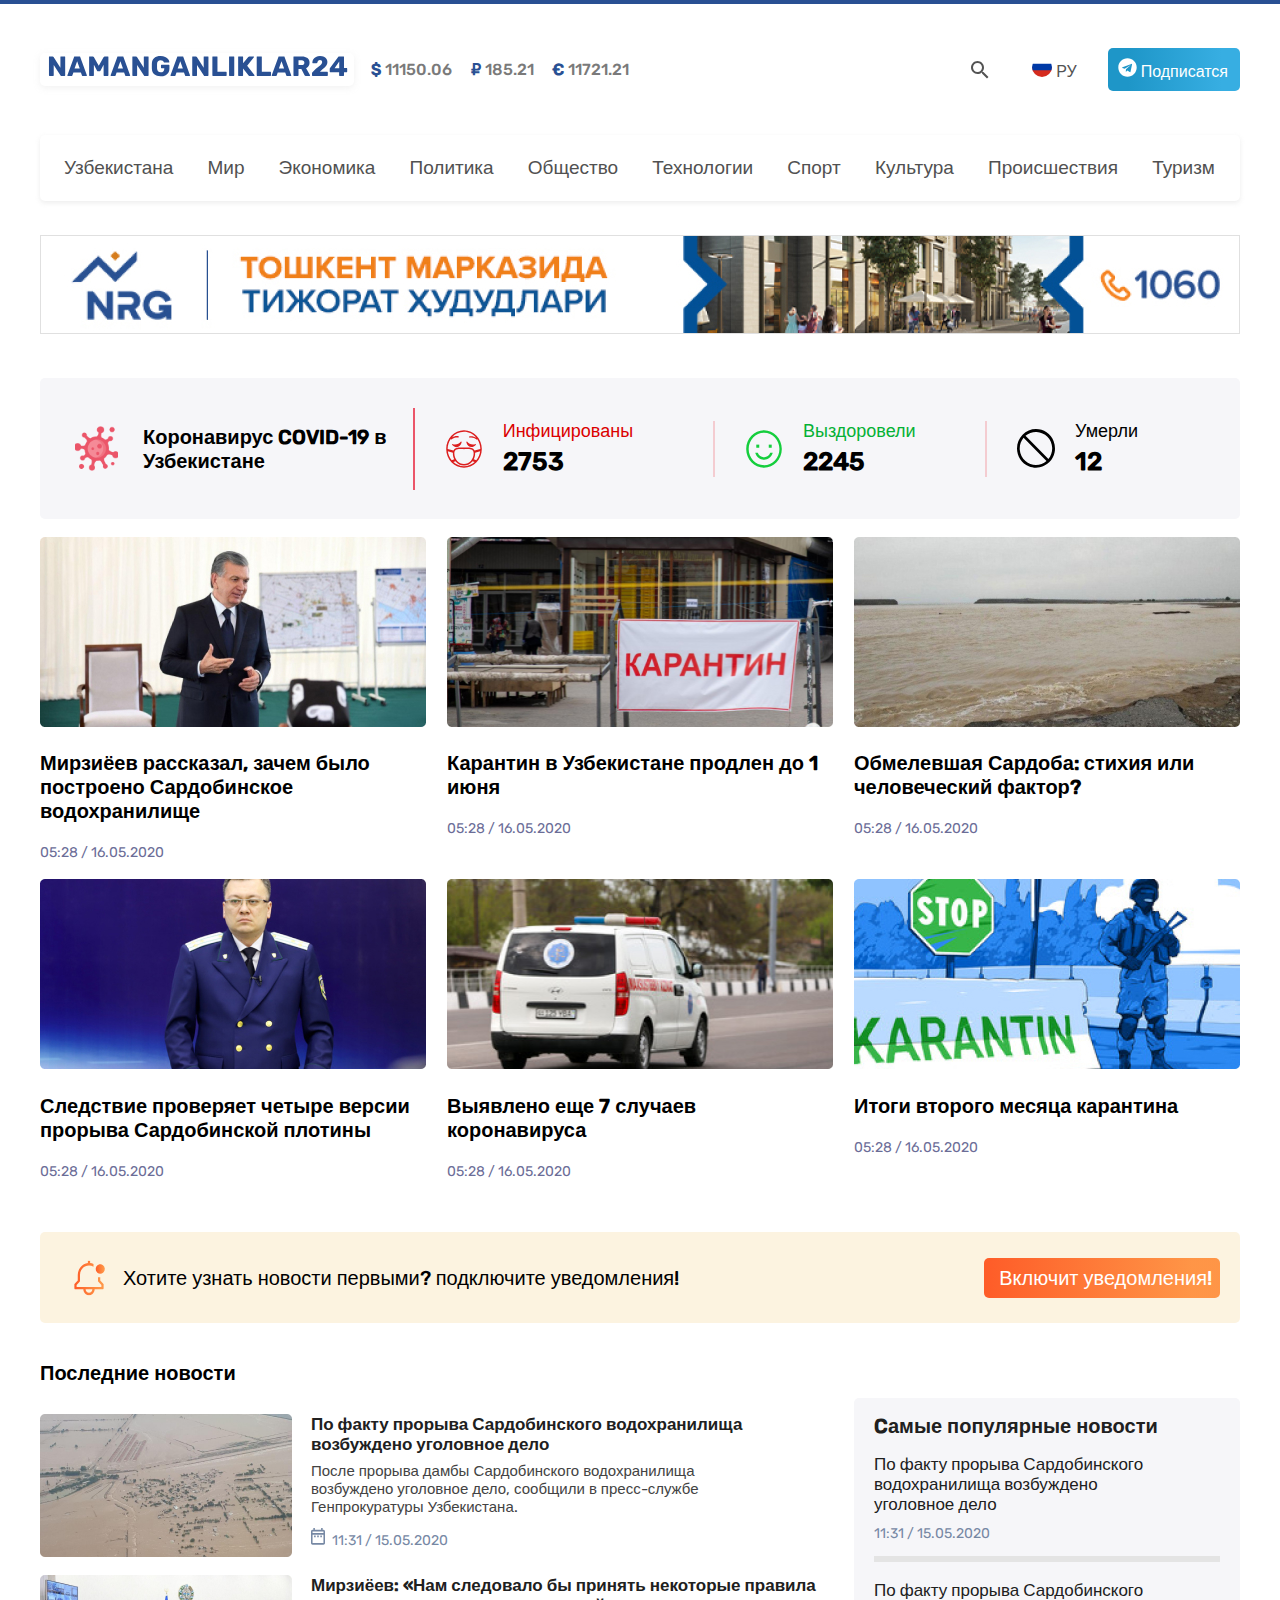
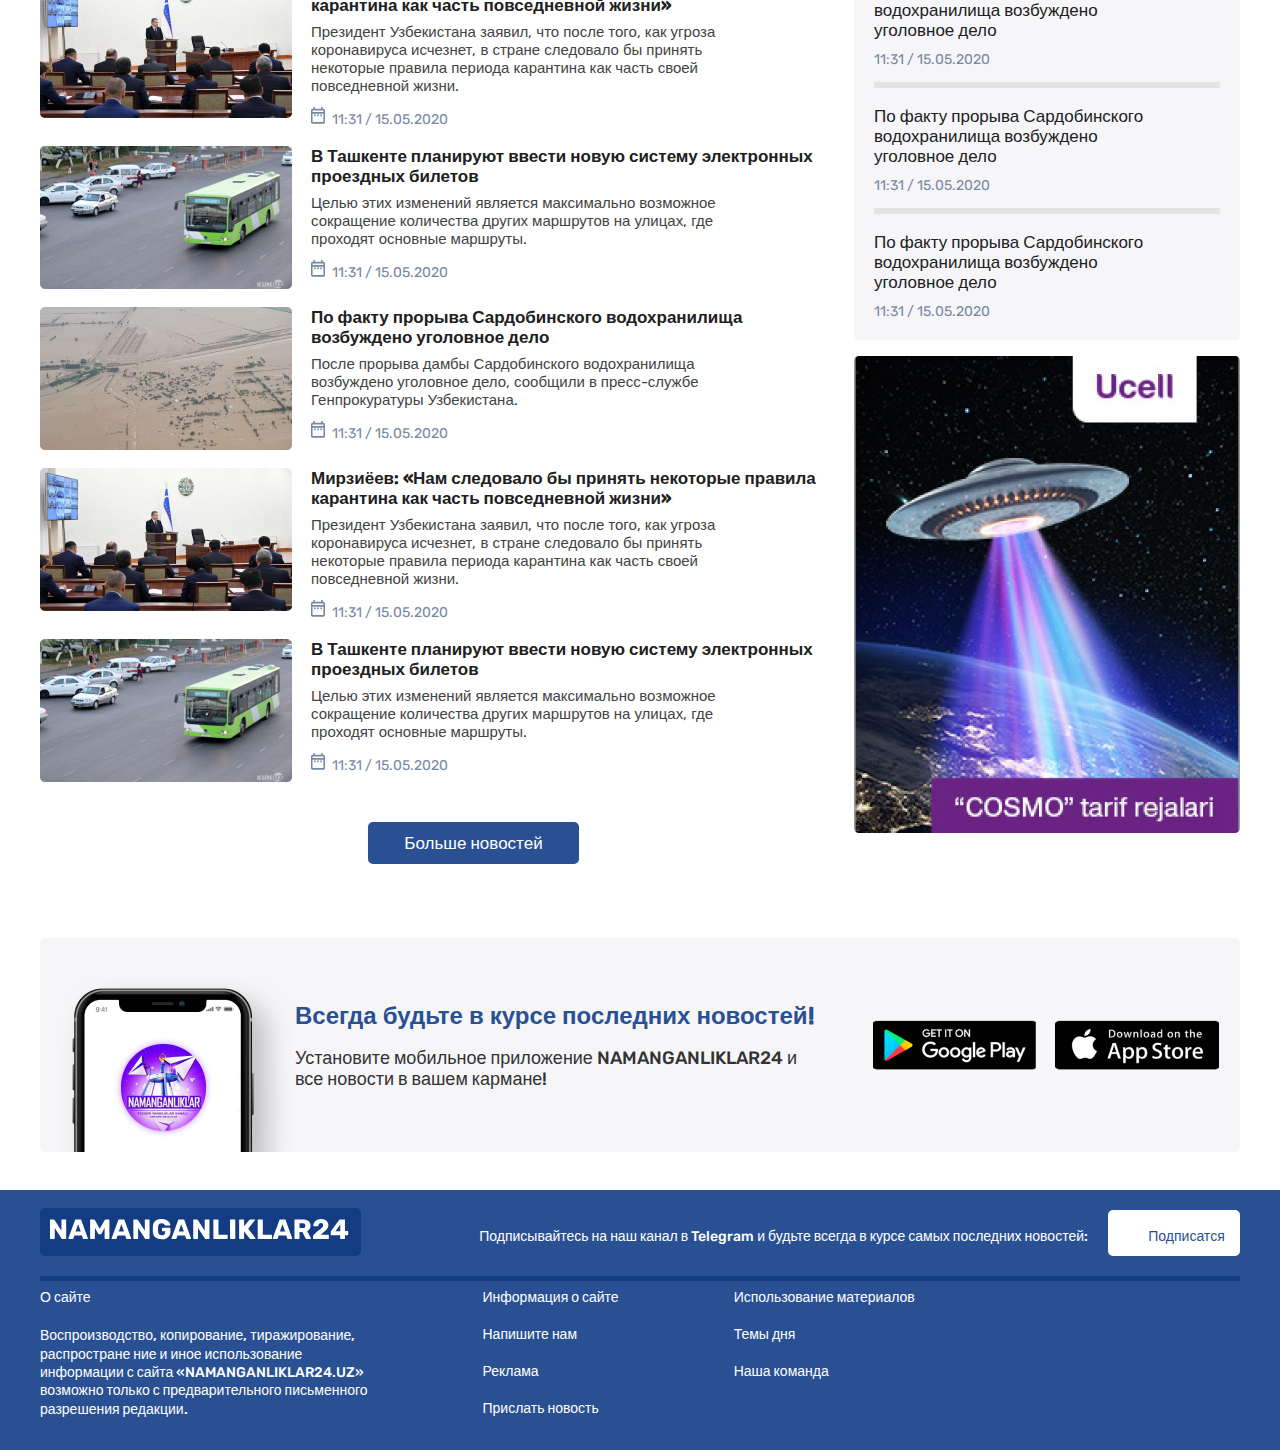
<file: index.html>
<!DOCTYPE html>
<html lang="en">
<head>
    <meta charset="UTF-8"/>
    <meta http-equiv="X-UA-Compatible" content="IE=edge"/>
    <meta name="viewport" content="width=device-width, initial-scale=1.0"/>
    <title>Namanganliklar24 - Eng so'ngi yangiliklar bizda!</title>
    <link rel="stylesheet" href="css/main-min.css">
    <!--    <link rel="stylesheet" href="./css/normalize.css"/>-->
<!--    <link rel="stylesheet" href="./css/main.css"/>-->
</head>
<body>
<!-- Header start -->
<header class="site-header">
    <div class="container">
        <div class="site-header__wrapper">
            <div class="site-header__start">
                <a class="site-header__logo" href="./index.html">
                    <svg
                            class="svg"
                            width="300"
                            height="21"
                            viewBox="0 0 300 21"
                            fill="currentColor"
                            xmlns="http://www.w3.org/2000/svg"
                    >
                        <path
                                d="M1.66 20C1.47333 20 1.30533 19.9347 1.156 19.804C1.02533 19.6547 0.96 19.4867 0.96 19.3V1.1C0.96 0.894666 1.02533 0.726666 1.156 0.595999C1.30533 0.465332 1.47333 0.399999 1.66 0.399999H4.628C5.09467 0.399999 5.412 0.577332 5.58 0.931998L12.412 11.684V1.1C12.412 0.894666 12.4773 0.726666 12.608 0.595999C12.7573 0.465332 12.9253 0.399999 13.112 0.399999H16.472C16.6773 0.399999 16.8453 0.465332 16.976 0.595999C17.1067 0.726666 17.172 0.894666 17.172 1.1V19.272C17.172 19.4773 17.1067 19.6547 16.976 19.804C16.8453 19.9347 16.6773 20 16.472 20H13.476C13.0653 20 12.7573 19.8227 12.552 19.468L5.72 9.108V19.3C5.72 19.4867 5.65467 19.6547 5.524 19.804C5.39333 19.9347 5.22533 20 5.02 20H1.66ZM19.965 20C19.8157 20 19.6757 19.944 19.545 19.832C19.433 19.7013 19.377 19.5613 19.377 19.412C19.377 19.3 19.3863 19.216 19.405 19.16L25.985 1.184C26.041 0.959999 26.1623 0.773333 26.349 0.623999C26.5357 0.474665 26.7783 0.399999 27.077 0.399999H31.221C31.5197 0.399999 31.7623 0.474665 31.949 0.623999C32.1357 0.773333 32.257 0.959999 32.313 1.184L38.865 19.16L38.921 19.412C38.921 19.5613 38.8557 19.7013 38.725 19.832C38.613 19.944 38.473 20 38.305 20H34.861C34.413 20 34.1143 19.804 33.965 19.412L32.873 16.556H25.397L24.333 19.412C24.1837 19.804 23.8757 20 23.409 20H19.965ZM31.753 12.524L29.149 5.132L26.545 12.524H31.753ZM41.828 20C41.6413 20 41.4733 19.9347 41.324 19.804C41.1933 19.6547 41.128 19.4867 41.128 19.3V1.1C41.128 0.894666 41.1933 0.726666 41.324 0.595999C41.4733 0.465332 41.6413 0.399999 41.828 0.399999H44.852C45.3 0.399999 45.6266 0.605332 45.832 1.016L50.76 9.836L55.688 1.016C55.8933 0.605332 56.22 0.399999 56.668 0.399999H59.664C59.8693 0.399999 60.0373 0.465332 60.168 0.595999C60.3173 0.726666 60.392 0.894666 60.392 1.1V19.3C60.392 19.5053 60.3173 19.6733 60.168 19.804C60.0373 19.9347 59.8693 20 59.664 20H56.332C56.1266 20 55.9493 19.9347 55.8 19.804C55.6693 19.6733 55.604 19.5053 55.604 19.3V8.8L52.468 14.652C52.2253 15.0813 51.8986 15.296 51.488 15.296H50.032C49.7893 15.296 49.5933 15.24 49.444 15.128C49.2946 15.016 49.164 14.8573 49.052 14.652L45.888 8.8V19.3C45.888 19.4867 45.8226 19.6547 45.692 19.804C45.5613 19.9347 45.3933 20 45.188 20H41.828ZM63.1955 20C63.0461 20 62.9061 19.944 62.7755 19.832C62.6635 19.7013 62.6075 19.5613 62.6075 19.412C62.6075 19.3 62.6168 19.216 62.6355 19.16L69.2155 1.184C69.2715 0.959999 69.3928 0.773333 69.5795 0.623999C69.7661 0.474665 70.0088 0.399999 70.3075 0.399999H74.4515C74.7501 0.399999 74.9928 0.474665 75.1795 0.623999C75.3661 0.773333 75.4875 0.959999 75.5435 1.184L82.0955 19.16L82.1515 19.412C82.1515 19.5613 82.0861 19.7013 81.9555 19.832C81.8435 19.944 81.7035 20 81.5355 20H78.0915C77.6435 20 77.3448 19.804 77.1955 19.412L76.1035 16.556H68.6275L67.5635 19.412C67.4141 19.804 67.1061 20 66.6395 20H63.1955ZM74.9835 12.524L72.3795 5.132L69.7755 12.524H74.9835ZM85.0584 20C84.8718 20 84.7038 19.9347 84.5544 19.804C84.4238 19.6547 84.3584 19.4867 84.3584 19.3V1.1C84.3584 0.894666 84.4238 0.726666 84.5544 0.595999C84.7038 0.465332 84.8718 0.399999 85.0584 0.399999H88.0264C88.4931 0.399999 88.8104 0.577332 88.9784 0.931998L95.8104 11.684V1.1C95.8104 0.894666 95.8758 0.726666 96.0064 0.595999C96.1558 0.465332 96.3238 0.399999 96.5104 0.399999H99.8704C100.076 0.399999 100.244 0.465332 100.374 0.595999C100.505 0.726666 100.57 0.894666 100.57 1.1V19.272C100.57 19.4773 100.505 19.6547 100.374 19.804C100.244 19.9347 100.076 20 99.8704 20H96.8744C96.4638 20 96.1558 19.8227 95.9504 19.468L89.1184 9.108V19.3C89.1184 19.4867 89.0531 19.6547 88.9224 19.804C88.7918 19.9347 88.6238 20 88.4184 20H85.0584ZM112.575 20.28C109.887 20.28 107.787 19.6267 106.275 18.32C104.763 16.9947 103.961 15.1187 103.867 12.692C103.849 12.1507 103.839 11.292 103.839 10.116C103.839 8.94 103.849 8.08133 103.867 7.54C103.961 5.16933 104.773 3.34 106.303 2.052C107.853 0.763999 109.943 0.119999 112.575 0.119999C114.349 0.119999 115.889 0.409332 117.195 0.987999C118.521 1.56667 119.529 2.304 120.219 3.2C120.929 4.096 121.302 5.02 121.339 5.972C121.339 6.14 121.274 6.28 121.143 6.392C121.031 6.504 120.891 6.56 120.723 6.56H116.635C116.449 6.56 116.299 6.532 116.187 6.476C116.075 6.42 115.982 6.31733 115.907 6.168C115.665 5.62667 115.282 5.16 114.759 4.768C114.237 4.35733 113.509 4.152 112.575 4.152C110.354 4.152 109.187 5.328 109.075 7.68C109.057 8.20267 109.047 9.01467 109.047 10.116C109.047 11.1987 109.057 12.0107 109.075 12.552C109.187 15.016 110.382 16.248 112.659 16.248C113.761 16.248 114.638 15.968 115.291 15.408C115.963 14.8293 116.299 13.952 116.299 12.776V12.244H113.667C113.462 12.244 113.294 12.1787 113.163 12.048C113.033 11.8987 112.967 11.7213 112.967 11.516V9.444C112.967 9.23867 113.033 9.07067 113.163 8.94C113.294 8.79067 113.462 8.716 113.667 8.716H120.723C120.929 8.716 121.097 8.79067 121.227 8.94C121.358 9.07067 121.423 9.23867 121.423 9.444V12.636C121.423 14.2227 121.059 15.5947 120.331 16.752C119.603 17.8907 118.567 18.768 117.223 19.384C115.898 19.9813 114.349 20.28 112.575 20.28ZM123.078 20C122.929 20 122.789 19.944 122.658 19.832C122.546 19.7013 122.49 19.5613 122.49 19.412C122.49 19.3 122.5 19.216 122.518 19.16L129.098 1.184C129.154 0.959999 129.276 0.773333 129.462 0.623999C129.649 0.474665 129.892 0.399999 130.19 0.399999H134.334C134.633 0.399999 134.876 0.474665 135.062 0.623999C135.249 0.773333 135.37 0.959999 135.426 1.184L141.978 19.16L142.034 19.412C142.034 19.5613 141.969 19.7013 141.838 19.832C141.726 19.944 141.586 20 141.418 20H137.974C137.526 20 137.228 19.804 137.078 19.412L135.986 16.556H128.51L127.446 19.412C127.297 19.804 126.989 20 126.522 20H123.078ZM134.866 12.524L132.262 5.132L129.658 12.524H134.866ZM144.941 20C144.755 20 144.587 19.9347 144.437 19.804C144.307 19.6547 144.241 19.4867 144.241 19.3V1.1C144.241 0.894666 144.307 0.726666 144.437 0.595999C144.587 0.465332 144.755 0.399999 144.941 0.399999H147.909C148.376 0.399999 148.693 0.577332 148.861 0.931998L155.693 11.684V1.1C155.693 0.894666 155.759 0.726666 155.889 0.595999C156.039 0.465332 156.207 0.399999 156.393 0.399999H159.753C159.959 0.399999 160.127 0.465332 160.257 0.595999C160.388 0.726666 160.453 0.894666 160.453 1.1V19.272C160.453 19.4773 160.388 19.6547 160.257 19.804C160.127 19.9347 159.959 20 159.753 20H156.757C156.347 20 156.039 19.8227 155.833 19.468L149.001 9.108V19.3C149.001 19.4867 148.936 19.6547 148.805 19.804C148.675 19.9347 148.507 20 148.301 20H144.941ZM165.066 20C164.88 20 164.712 19.9347 164.562 19.804C164.432 19.6547 164.366 19.4867 164.366 19.3V1.1C164.366 0.894666 164.432 0.726666 164.562 0.595999C164.712 0.465332 164.88 0.399999 165.066 0.399999H168.762C168.968 0.399999 169.136 0.465332 169.266 0.595999C169.397 0.726666 169.462 0.894666 169.462 1.1V15.772H177.946C178.152 15.772 178.32 15.8467 178.45 15.996C178.581 16.1267 178.646 16.2947 178.646 16.5V19.3C178.646 19.4867 178.581 19.6547 178.45 19.804C178.32 19.9347 178.152 20 177.946 20H165.066ZM181.773 20C181.587 20 181.419 19.9347 181.269 19.804C181.139 19.6547 181.073 19.4867 181.073 19.3V1.1C181.073 0.894666 181.139 0.726666 181.269 0.595999C181.419 0.465332 181.587 0.399999 181.773 0.399999H185.525C185.731 0.399999 185.899 0.465332 186.029 0.595999C186.179 0.726666 186.253 0.894666 186.253 1.1V19.3C186.253 19.5053 186.179 19.6733 186.029 19.804C185.899 19.9347 185.731 20 185.525 20H181.773ZM190.851 20C190.665 20 190.497 19.9347 190.347 19.804C190.217 19.6547 190.151 19.4867 190.151 19.3V1.1C190.151 0.894666 190.217 0.726666 190.347 0.595999C190.497 0.465332 190.665 0.399999 190.851 0.399999H194.379C194.585 0.399999 194.753 0.465332 194.883 0.595999C195.014 0.726666 195.079 0.894666 195.079 1.1V7.316L200.259 0.931998C200.483 0.577332 200.847 0.399999 201.351 0.399999H205.383C205.551 0.399999 205.691 0.465332 205.803 0.595999C205.915 0.707999 205.971 0.838666 205.971 0.987999C205.971 1.11867 205.943 1.23067 205.887 1.324L199.167 9.78L206.391 19.076C206.466 19.1507 206.503 19.2627 206.503 19.412C206.503 19.5613 206.447 19.7013 206.335 19.832C206.223 19.944 206.083 20 205.915 20H201.743C201.295 20 200.922 19.8133 200.623 19.44L195.079 12.524V19.3C195.079 19.5053 195.014 19.6733 194.883 19.804C194.753 19.9347 194.585 20 194.379 20H190.851ZM209.418 20C209.231 20 209.063 19.9347 208.914 19.804C208.783 19.6547 208.718 19.4867 208.718 19.3V1.1C208.718 0.894666 208.783 0.726666 208.914 0.595999C209.063 0.465332 209.231 0.399999 209.418 0.399999H213.114C213.319 0.399999 213.487 0.465332 213.618 0.595999C213.748 0.726666 213.814 0.894666 213.814 1.1V15.772H222.298C222.503 15.772 222.671 15.8467 222.802 15.996C222.932 16.1267 222.998 16.2947 222.998 16.5V19.3C222.998 19.4867 222.932 19.6547 222.802 19.804C222.671 19.9347 222.503 20 222.298 20H209.418ZM224.305 20C224.156 20 224.016 19.944 223.885 19.832C223.773 19.7013 223.717 19.5613 223.717 19.412C223.717 19.3 223.726 19.216 223.745 19.16L230.325 1.184C230.381 0.959999 230.502 0.773333 230.689 0.623999C230.876 0.474665 231.118 0.399999 231.417 0.399999H235.561C235.86 0.399999 236.102 0.474665 236.289 0.623999C236.476 0.773333 236.597 0.959999 236.653 1.184L243.205 19.16L243.261 19.412C243.261 19.5613 243.196 19.7013 243.065 19.832C242.953 19.944 242.813 20 242.645 20H239.201C238.753 20 238.454 19.804 238.305 19.412L237.213 16.556H229.737L228.673 19.412C228.524 19.804 228.216 20 227.749 20H224.305ZM236.093 12.524L233.489 5.132L230.885 12.524H236.093ZM246.168 20C245.981 20 245.813 19.9347 245.664 19.804C245.533 19.6547 245.468 19.4867 245.468 19.3V1.1C245.468 0.894666 245.533 0.726666 245.664 0.595999C245.813 0.465332 245.981 0.399999 246.168 0.399999H253.784C256.229 0.399999 258.133 0.959999 259.496 2.08C260.877 3.18133 261.568 4.74933 261.568 6.784C261.568 8.09067 261.26 9.20133 260.644 10.116C260.028 11.0307 259.178 11.7307 258.096 12.216L261.932 19.104C261.988 19.216 262.016 19.3187 262.016 19.412C262.016 19.5613 261.95 19.7013 261.82 19.832C261.708 19.944 261.577 20 261.428 20H257.704C257.162 20 256.78 19.748 256.556 19.244L253.364 13.084H250.508V19.3C250.508 19.5053 250.433 19.6733 250.284 19.804C250.153 19.9347 249.985 20 249.78 20H246.168ZM253.728 9.108C254.586 9.108 255.24 8.90267 255.688 8.492C256.136 8.06267 256.36 7.47467 256.36 6.728C256.36 5.98133 256.136 5.39333 255.688 4.964C255.258 4.516 254.605 4.292 253.728 4.292H250.508V9.108H253.728ZM264.743 20C264.538 20 264.361 19.9347 264.211 19.804C264.081 19.6733 264.015 19.5053 264.015 19.3V17.312C264.015 16.752 264.249 16.2947 264.715 15.94L267.627 13.084C269.326 11.7773 270.614 10.76 271.491 10.032C272.369 9.304 273.031 8.64133 273.479 8.044C273.927 7.44667 274.151 6.87733 274.151 6.336C274.151 4.86133 273.423 4.124 271.967 4.124C271.202 4.124 270.614 4.35733 270.203 4.824C269.793 5.272 269.522 5.84133 269.391 6.532C269.279 6.96133 268.962 7.176 268.439 7.176H264.939C264.771 7.176 264.631 7.12 264.519 7.008C264.407 6.896 264.351 6.756 264.351 6.588C264.389 5.39333 264.715 4.30133 265.331 3.312C265.966 2.304 266.853 1.51067 267.991 0.931998C269.149 0.334665 270.474 0.0359983 271.967 0.0359983C273.535 0.0359983 274.879 0.287998 275.999 0.791999C277.119 1.296 277.969 2.00533 278.547 2.92C279.126 3.83467 279.415 4.89867 279.415 6.112C279.415 7.41867 279.005 8.61333 278.183 9.696C277.381 10.76 276.149 11.9173 274.487 13.168L271.911 15.772H279.107C279.313 15.772 279.481 15.8373 279.611 15.968C279.761 16.0987 279.835 16.2667 279.835 16.472V19.3C279.835 19.5053 279.761 19.6733 279.611 19.804C279.481 19.9347 279.313 20 279.107 20H264.743ZM291.833 20C291.647 20 291.479 19.9347 291.329 19.804C291.199 19.6547 291.133 19.4867 291.133 19.3V16.136H282.425C282.22 16.136 282.052 16.0707 281.921 15.94C281.791 15.8093 281.725 15.6413 281.725 15.436V12.776C281.725 12.496 281.828 12.2067 282.033 11.908L290.181 0.875999C290.443 0.558666 290.788 0.399999 291.217 0.399999H295.305C295.511 0.399999 295.679 0.465332 295.809 0.595999C295.94 0.726666 296.005 0.894666 296.005 1.1V11.964H298.469C298.693 11.964 298.871 12.0387 299.001 12.188C299.132 12.3187 299.197 12.4773 299.197 12.664V15.436C299.197 15.6413 299.132 15.8093 299.001 15.94C298.871 16.0707 298.703 16.136 298.497 16.136H296.005V19.3C296.005 19.4867 295.94 19.6547 295.809 19.804C295.679 19.9347 295.511 20 295.305 20H291.833ZM291.245 12.16V5.552L286.541 12.16H291.245Z"
                                fill="currentColor"
                        />
                    </svg>
                </a>

                <ul class="currency-list">
                    <li class="currency-item">
                        <span class="currency-symbol">&dollar;</span>
                        11150.06
                    </li>
                    <li class="currency-item">
                        <span class="currency-symbol">&#8381;</span>
                        185.21
                    </li>
                    <li class="currency-item">
                        <span class="currency-symbol">&euro;</span>
                        11721.21
                    </li>
                </ul>
            </div>

            <div class="site-header__end">
                <form action="https://echo.htmlacademy.ru/" method="post">
                    <label>
                        <input
                                class="site-header__search"
                                type="search"
                                name="search"
                                aria-label="Enter Search Input"
                        />
                    </label>
                </form>

                <div class="site-header__languages">
                    <img
                            class="site-header__languages-icon"
                            src="./images/icons/russian-flag-icon.svg"
                            alt="Russian flag icon"
                            width="20"
                            height="20"
                    />
                    <span class="site-header__languages-text"> РУ </span>
                </div>

                <button class="site-header__btn" type="button">
                    <img
                            class="site-header__btn-icon"
                            src="./images/icons/telegram-icon.svg"
                            alt="Telegram icon"
                            width="19"
                            height="19"
                    />
                    Подписатся
                </button>
            </div>
        </div>

        <nav class="site-header__nav">
            <ul class="site-header__nav-list">
                <li class="site-header__nav-item">
                    <a class="site-header__nav-link" href="#">Узбекистана</a>
                </li>
                <li class="site-header__nav-item">
                    <a class="site-header__nav-link" href="#">Мир</a>
                </li>
                <li class="site-header__nav-item">
                    <a class="site-header__nav-link" href="#">Экономика</a>
                </li>
                <li class="site-header__nav-item">
                    <a class="site-header__nav-link" href="#">Политика</a>
                </li>
                <li class="site-header__nav-item">
                    <a class="site-header__nav-link" href="#">Общество</a>
                </li>
                <li class="site-header__nav-item">
                    <a class="site-header__nav-link" href="#">Технологии</a>
                </li>
                <li class="site-header__nav-item">
                    <a class="site-header__nav-link" href="#">Спорт</a>
                </li>
                <li class="site-header__nav-item">
                    <a class="site-header__nav-link" href="#">Культура</a>
                </li>
                <li class="site-header__nav-item">
                    <a class="site-header__nav-link" href="#">Происшествия</a>
                </li>
                <li class="site-header__nav-item">
                    <a class="site-header__nav-link" href="#">Туризм</a>
                </li>
            </ul>
        </nav>
    </div>
</header>
<!-- Header end -->

<!-- Aside start -->
<aside class="site-aside">
    <div class="container">
        <img
                class="site-aside__img"
                src="./images/nrg-banner.jpg"
                alt="NRG Banner"
                width="1200"
                height="99"
        />
    </div>
</aside>
<!-- Aside end -->

<h1 class="visually-hidden">
    Namanganliklar24 - Eng so'ngi yangiliklar bizda!
</h1>

<!-- Main start -->
<main class="site-main">
    <!-- Covid section start -->
    <section class="covid-section">
        <div class="container">
            <ul class="covid-info__list">
                <li class="covid-info__item">
                    <h2 class="covid-info__title">
                        Коронавирус COVID-19 в Узбекистане
                    </h2>
                </li>
                <li class="covid-info__item">
                    <h3 class="covid-info__subtitle subtitle-color__red">
                        Инфицированы
                    </h3>
                    <p class="covid-info__number">2753</p>
                </li>
                <li class="covid-info__item">
                    <h3 class="covid-info__subtitle subtitle-color__green">
                        Выздоровели
                    </h3>
                    <p class="covid-info__number">2245</p>
                </li>
                <li class="covid-info__item">
                    <h3 class="covid-info__subtitle subtitle-color__dark">Умерли</h3>
                    <p class="covid-info__number">12</p>
                </li>
            </ul>
        </div>
    </section>
    <!-- Covid section end -->
    <!-- News section start -->
    <section class="news-section">
        <div class="container">
            <ul class="news-section__list">
                <h2 class="visually-hidden">O'zbekiston va Jahon yangiliklar!</h2>
                <li class="news-section__item">
                    <a class="news-section__link" href="#">
                        <img
                                class="news-section__img"
                                src="./images/prezident.jpg"
                                srcset="
                    ./images/prezident.jpg    1x,
                    ./images/prezident@2x.jpg 2x
                  "
                                alt="Shavkat Mirziyoyev"
                                width="386"
                                height="190"
                        />
                        <h3 class="news-section__title">
                            Мирзиёев рассказал, зачем было построено Сардобинское
                            водохранилище
                        </h3>
                        <time class="news-section__time" datetime="16.05.2020T05:28"
                        >05:28 / 16.05.2020
                        </time
                        >
                    </a>
                </li>
                <li class="news-section__item">
                    <a class="news-section__link" href="#">
                        <img
                                class="news-section__img"
                                src="./images/karantin.jpg"
                                srcset="./images/karantin.jpg 1x, ./images/karantin@2x.png 2x"
                                alt="Karantin"
                                width="386"
                                height="190"
                        />
                        <h3 class="news-section__title">
                            Карантин в Узбекистане продлен до 1 июня
                        </h3>
                        <time class="news-section__time" datetime="16.05.2020T05:28"
                        >05:28 / 16.05.2020
                        </time
                        >
                    </a>
                </li>
                <li class="news-section__item">
                    <a class="news-section__link" href="#">
                        <img
                                class="news-section__img"
                                src="./images/sardoba.jpg"
                                srcset="./images/sardoba.jpg 1x, ./images/sardoba@2x.png 2x"
                                alt="Sardoba"
                                width="386"
                                height="190"
                        />
                        <h3 class="news-section__title">
                            Обмелевшая Сардоба: стихия или человеческий фактор?
                        </h3>
                        <time class="news-section__time" datetime="16.05.2020T05:28"
                        >05:28 / 16.05.2020
                        </time
                        >
                    </a>
                </li>
                <li class="news-section__item">
                    <a class="news-section__link" href="#">
                        <img
                                class="news-section__img"
                                src="./images/prokuror.jpg"
                                srcset="./images/prokuror.jpg 1x, ./images/prokuror@2x.jpg 2x"
                                alt="O'zbakiston Respublikasi Prokurori"
                                width="386"
                                height="190"
                        />
                        <h3 class="news-section__title">
                            Следствие проверяет четыре версии прорыва Сардобинской плотины
                        </h3>
                        <time class="news-section__time" datetime="16.05.2020T05:28"
                        >05:28 / 16.05.2020
                        </time
                        >
                    </a>
                </li>
                <li class="news-section__item">
                    <a class="news-section__link" href="#">
                        <img
                                class="news-section__img"
                                src="./images/tez-yordam.jpg"
                                srcset="
                    ./images/tez-yordam.jpg    1x,
                    ./images/tez-yordam@2x.png 2x
                  "
                                alt="Tez Yordam"
                                width="386"
                                height="190"
                        />
                        <h3 class="news-section__title">
                            Выявлено еще 7 случаев коронавируса
                        </h3>
                        <time class="news-section__time" datetime="16.05.2020T05:28"
                        >05:28 / 16.05.2020
                        </time
                        >
                    </a>
                </li>
                <li class="news-section__item">
                    <a class="news-section__link" href="#">
                        <img
                                class="news-section__img"
                                src="./images/stop-karantin.jpg"
                                srcset="
                    ./images/stop-karantin.jpg    1x,
                    ./images/stop-karantin@2x.png 2x
                  "
                                alt="Sardoba"
                                width="386"
                                height="190"
                        />
                        <h3 class="news-section__title">
                            Итоги второго месяца карантина
                        </h3>
                        <time class="news-section__time" datetime="16.05.2020T05:28"
                        >05:28 / 16.05.2020
                        </time
                        >
                    </a>
                </li>
            </ul>
        </div>
    </section>
    <!-- News section end -->
    <!-- notification start -->
    <section class="notification-section">
        <h2 class="visually-hidden">Bildirish nomalar</h2>
        <div class="container">
            <div class="notification-row">
                <div class="notification-section__start">
                    <img
                            class="notification-section__icon"
                            src="./images/icons/bell-icon.svg"
                            alt="bell-icon"
                    />
                    <h3 class="notification-section__title">
                        Хотите узнать новости первыми? подключите уведомления!
                    </h3>
                </div>
                <div class="notification-section__end">
                    <button class="notification-section__button">
                        Включит уведомления!
                    </button>
                </div>
            </div>
        </div>
    </section>
    <!-- notification end -->
    <!--  news section start  -->
    <section class="news-section">
        <div class="container">
            <h2 class="news-section__subtitle">
                Последние новости
            </h2>
            <div class="news-section__wrapper">
                <div class="news-section__start">
                    <ul class="news-section__start-list">
                        <li class="news-section__start-item">
                            <img class="news-section__start-img"
                                 src="./images/sardoba-songi2x.png"
                                 alt="Sardoba"
                                 width="252"
                                 height="143"
                            />
                            <div class="news-section__start-item-text">
                                <h3 class="news-section__start-item-title">
                                    По факту прорыва Сардобинского водохранилища
                                    возбуждено уголовное дело
                                </h3>
                                <p class="news-section__start-item-desc">
                                    После прорыва дамбы Сардобинского водохранилища возбуждено уголовное дело, сообщили
                                    в
                                    пресс-службе Генпрокуратуры Узбекистана.
                                </p>
                                <time class="news-section__start-item-time">
                                    <img class="news-section_calendar"
                                         src="./images/icons/calendar.svg"
                                         alt="Calendar icon"
                                         width="14"
                                         height="17"
                                    />
                                    11:31 / 15.05.2020
                                </time>
                            </div>
                        </li>
                        <li class="news-section__start-item">
                            <img class="news-section__start-img"
                                 src="./images/prezident-songi2x.png"
                                 alt="Prezident"
                                 width="252"
                                 height="143"
                            />
                            <div class="news-section__start-item-text">
                                <h3 class="news-section__start-item-title">
                                    Мирзиёев: «Нам следовало бы принять некоторые правила
                                    карантина как часть повседневной жизни»
                                </h3>
                                <p class="news-section__start-item-desc">
                                    Президент Узбекистана заявил, что после того, как угроза коронавируса исчезнет, в
                                    стране
                                    следовало бы принять некоторые правила периода карантина как часть своей
                                    повседневной
                                    жизни.
                                </p>
                                <time class="news-section__start-item-time">
                                    <img class="news-section_calendar"
                                         src="./images/icons/calendar.svg"
                                         alt="Calendar icon"
                                         width="14"
                                         height="17"
                                    />
                                    11:31 / 15.05.2020
                                </time>
                            </div>
                        </li>
                        <li class="news-section__start-item">
                            <img class="news-section__start-img"
                                 src="./images/avtobus.png"
                                 alt="Avtobus"
                                 width="252"
                                 height="143"
                            />
                            <div class="news-section__start-item-text">
                                <h3 class="news-section__start-item-title">
                                    В Ташкенте планируют ввести новую систему электронных проездных билетов
                                </h3>
                                <p class="news-section__start-item-desc">
                                    Целью этих изменений является максимально возможное сокращение количества других
                                    маршрутов на улицах, где проходят основные маршруты.
                                </p>
                                <time class="news-section__start-item-time">
                                    <img class="news-section_calendar"
                                         src="./images/icons/calendar.svg"
                                         alt="Calendar icon"
                                         width="14"
                                         height="17"
                                    />
                                    11:31 / 15.05.2020
                                </time>
                            </div>
                        </li>
                        <li class="news-section__start-item">
                            <img class="news-section__start-img"
                                 src="./images/sardoba-songi2x.png"
                                 alt="Sardoba"
                                 width="252"
                                 height="143"
                            />
                            <div class="news-section__start-item-text">
                                <h3 class="news-section__start-item-title">
                                    По факту прорыва Сардобинского водохранилища
                                    возбуждено уголовное дело
                                </h3>
                                <p class="news-section__start-item-desc">
                                    После прорыва дамбы Сардобинского водохранилища возбуждено уголовное дело, сообщили
                                    в
                                    пресс-службе Генпрокуратуры Узбекистана.
                                </p>
                                <time class="news-section__start-item-time">
                                    <img class="news-section_calendar"
                                         src="./images/icons/calendar.svg"
                                         alt="Calendar icon"
                                         width="14"
                                         height="17"
                                    />
                                    11:31 / 15.05.2020
                                </time>
                            </div>
                        </li>
                        <li class="news-section__start-item">
                            <img class="news-section__start-img"
                                 src="./images/prezident-songi2x.png"
                                 alt="Prezident"
                                 width="252"
                                 height="143"
                            />
                            <div class="news-section__start-item-text">
                                <h3 class="news-section__start-item-title">
                                    Мирзиёев: «Нам следовало бы принять некоторые правила
                                    карантина как часть повседневной жизни»
                                </h3>
                                <p class="news-section__start-item-desc">
                                    Президент Узбекистана заявил, что после того, как угроза коронавируса исчезнет, в
                                    стране
                                    следовало бы принять некоторые правила периода карантина как часть своей
                                    повседневной
                                    жизни.
                                </p>
                                <time class="news-section__start-item-time">
                                    <img class="news-section_calendar"
                                         src="./images/icons/calendar.svg"
                                         alt="Calendar icon"
                                         width="14"
                                         height="17"
                                    />
                                    11:31 / 15.05.2020
                                </time>
                            </div>
                        </li>
                        <li class="news-section__start-item">
                            <img class="news-section__start-img"
                                 src="./images/avtobus.png"
                                 alt="Avtobus"
                                 width="252"
                                 height="143"
                            />
                            <div class="news-section__start-item-text">
                                <h3 class="news-section__start-item-title">
                                    В Ташкенте планируют ввести новую систему электронных проездных билетов
                                </h3>
                                <p class="news-section__start-item-desc">
                                    Целью этих изменений является максимально возможное сокращение количества других
                                    маршрутов на улицах, где проходят основные маршруты.
                                </p>
                                <time class="news-section__start-item-time">
                                    <img class="news-section_calendar"
                                         src="./images/icons/calendar.svg"
                                         alt="Calendar icon"
                                         width="14"
                                         height="17"
                                    />
                                    11:31 / 15.05.2020
                                </time>
                            </div>
                        </li>
                    </ul>
                    <button class="news-section__btn">
                        Больше новостей
                    </button>
                </div>
                <div class="news-section__end">
                    <h3 class="news-section__end-subtitle">
                        Cамые популярные новости
                    </h3>
                    <ul class="news-section__end-list">
                        <li class="news-section__end-item">
                            По факту прорыва Сардобинского водохранилища
                            возбуждено уголовное дело
                            <time class="news-section__start-item-time">
                                11:31 / 15.05.2020
                            </time>
                        </li>
                        <hr class="line">
                        <li class="news-section__end-item">
                            По факту прорыва Сардобинского водохранилища
                            возбуждено уголовное дело
                            <time class="news-section__start-item-time">
                                11:31 / 15.05.2020
                            </time>
                        </li>
                        <hr class="line">
                        <li class="news-section__end-item">
                            По факту прорыва Сардобинского водохранилища
                            возбуждено уголовное дело
                            <time class="news-section__start-item-time">
                                11:31 / 15.05.2020
                            </time>
                        </li>
                        <hr class="line">
                        <li class="news-section__end-item">
                            По факту прорыва Сардобинского водохранилища
                            возбуждено уголовное дело
                            <time class="news-section__start-item-time">
                                11:31 / 15.05.2020
                            </time>
                        </li>
                    </ul>
                    <img class="news-section__end-img"
                         src="images/ucell.png"
                         alt="Ucell Cosmo ta'rifi"
                         width="386"
                         height="477"
                    />
                </div>
            </div>
        </div>
    </section>
    <!--  news section end  -->
    <!--  download section start -->
    <section class="download-section">
        <div class="container">
            <div class="download-section__wrapper">
                <img class="phone-img"
                     src="images/phone.png"
                     alt="Phone"
                     width="236"
                     height="177">
                <div class="download-section__text">
                    <h2 class="download-section_title">
                        Всегда будьте в курсе последних новостей!
                    </h2>
                    <p class="download-section__desc">
                        Установите мобильное приложение NAMANGANLIKLAR24
                        и все новости в вашем кармане!
                    </p>
                </div>
                <div class="download-section__store">
                    <a class="google-play__link"
                       href="https://play.google.com/store/games?hl=ru&gl=US">
                        <img class="google-plzy__img"
                             src="images/googleplay%201.png"
                             alt="Google Play"
                             width="163"
                             height="50">
                    </a>
                    <a class="app-store__link"
                       href="https://www.apple.com/app-store/">
                        <img class="google-plzy__img"
                             src="images/appstore%201.png"
                             alt="App Store"
                             width="164"
                             height="50">
                    </a>
                </div>
            </div>
        </div>
    </section>
    <!--  download section end  -->
</main>
<!-- Main end -->

<!-- Footer start -->
<footer class="footer">
    <div class="container">
        <div class="footer-top">
            <a class="footer-logo" href="index.html">
                <svg
                        class="svg"
                        width="300"
                        height="21"
                        viewBox="0 0 300 21"
                        fill="currentColor"
                        xmlns="http://www.w3.org/2000/svg"
                >
                    <path
                            d="M1.66 20C1.47333 20 1.30533 19.9347 1.156 19.804C1.02533 19.6547 0.96 19.4867 0.96 19.3V1.1C0.96 0.894666 1.02533 0.726666 1.156 0.595999C1.30533 0.465332 1.47333 0.399999 1.66 0.399999H4.628C5.09467 0.399999 5.412 0.577332 5.58 0.931998L12.412 11.684V1.1C12.412 0.894666 12.4773 0.726666 12.608 0.595999C12.7573 0.465332 12.9253 0.399999 13.112 0.399999H16.472C16.6773 0.399999 16.8453 0.465332 16.976 0.595999C17.1067 0.726666 17.172 0.894666 17.172 1.1V19.272C17.172 19.4773 17.1067 19.6547 16.976 19.804C16.8453 19.9347 16.6773 20 16.472 20H13.476C13.0653 20 12.7573 19.8227 12.552 19.468L5.72 9.108V19.3C5.72 19.4867 5.65467 19.6547 5.524 19.804C5.39333 19.9347 5.22533 20 5.02 20H1.66ZM19.965 20C19.8157 20 19.6757 19.944 19.545 19.832C19.433 19.7013 19.377 19.5613 19.377 19.412C19.377 19.3 19.3863 19.216 19.405 19.16L25.985 1.184C26.041 0.959999 26.1623 0.773333 26.349 0.623999C26.5357 0.474665 26.7783 0.399999 27.077 0.399999H31.221C31.5197 0.399999 31.7623 0.474665 31.949 0.623999C32.1357 0.773333 32.257 0.959999 32.313 1.184L38.865 19.16L38.921 19.412C38.921 19.5613 38.8557 19.7013 38.725 19.832C38.613 19.944 38.473 20 38.305 20H34.861C34.413 20 34.1143 19.804 33.965 19.412L32.873 16.556H25.397L24.333 19.412C24.1837 19.804 23.8757 20 23.409 20H19.965ZM31.753 12.524L29.149 5.132L26.545 12.524H31.753ZM41.828 20C41.6413 20 41.4733 19.9347 41.324 19.804C41.1933 19.6547 41.128 19.4867 41.128 19.3V1.1C41.128 0.894666 41.1933 0.726666 41.324 0.595999C41.4733 0.465332 41.6413 0.399999 41.828 0.399999H44.852C45.3 0.399999 45.6266 0.605332 45.832 1.016L50.76 9.836L55.688 1.016C55.8933 0.605332 56.22 0.399999 56.668 0.399999H59.664C59.8693 0.399999 60.0373 0.465332 60.168 0.595999C60.3173 0.726666 60.392 0.894666 60.392 1.1V19.3C60.392 19.5053 60.3173 19.6733 60.168 19.804C60.0373 19.9347 59.8693 20 59.664 20H56.332C56.1266 20 55.9493 19.9347 55.8 19.804C55.6693 19.6733 55.604 19.5053 55.604 19.3V8.8L52.468 14.652C52.2253 15.0813 51.8986 15.296 51.488 15.296H50.032C49.7893 15.296 49.5933 15.24 49.444 15.128C49.2946 15.016 49.164 14.8573 49.052 14.652L45.888 8.8V19.3C45.888 19.4867 45.8226 19.6547 45.692 19.804C45.5613 19.9347 45.3933 20 45.188 20H41.828ZM63.1955 20C63.0461 20 62.9061 19.944 62.7755 19.832C62.6635 19.7013 62.6075 19.5613 62.6075 19.412C62.6075 19.3 62.6168 19.216 62.6355 19.16L69.2155 1.184C69.2715 0.959999 69.3928 0.773333 69.5795 0.623999C69.7661 0.474665 70.0088 0.399999 70.3075 0.399999H74.4515C74.7501 0.399999 74.9928 0.474665 75.1795 0.623999C75.3661 0.773333 75.4875 0.959999 75.5435 1.184L82.0955 19.16L82.1515 19.412C82.1515 19.5613 82.0861 19.7013 81.9555 19.832C81.8435 19.944 81.7035 20 81.5355 20H78.0915C77.6435 20 77.3448 19.804 77.1955 19.412L76.1035 16.556H68.6275L67.5635 19.412C67.4141 19.804 67.1061 20 66.6395 20H63.1955ZM74.9835 12.524L72.3795 5.132L69.7755 12.524H74.9835ZM85.0584 20C84.8718 20 84.7038 19.9347 84.5544 19.804C84.4238 19.6547 84.3584 19.4867 84.3584 19.3V1.1C84.3584 0.894666 84.4238 0.726666 84.5544 0.595999C84.7038 0.465332 84.8718 0.399999 85.0584 0.399999H88.0264C88.4931 0.399999 88.8104 0.577332 88.9784 0.931998L95.8104 11.684V1.1C95.8104 0.894666 95.8758 0.726666 96.0064 0.595999C96.1558 0.465332 96.3238 0.399999 96.5104 0.399999H99.8704C100.076 0.399999 100.244 0.465332 100.374 0.595999C100.505 0.726666 100.57 0.894666 100.57 1.1V19.272C100.57 19.4773 100.505 19.6547 100.374 19.804C100.244 19.9347 100.076 20 99.8704 20H96.8744C96.4638 20 96.1558 19.8227 95.9504 19.468L89.1184 9.108V19.3C89.1184 19.4867 89.0531 19.6547 88.9224 19.804C88.7918 19.9347 88.6238 20 88.4184 20H85.0584ZM112.575 20.28C109.887 20.28 107.787 19.6267 106.275 18.32C104.763 16.9947 103.961 15.1187 103.867 12.692C103.849 12.1507 103.839 11.292 103.839 10.116C103.839 8.94 103.849 8.08133 103.867 7.54C103.961 5.16933 104.773 3.34 106.303 2.052C107.853 0.763999 109.943 0.119999 112.575 0.119999C114.349 0.119999 115.889 0.409332 117.195 0.987999C118.521 1.56667 119.529 2.304 120.219 3.2C120.929 4.096 121.302 5.02 121.339 5.972C121.339 6.14 121.274 6.28 121.143 6.392C121.031 6.504 120.891 6.56 120.723 6.56H116.635C116.449 6.56 116.299 6.532 116.187 6.476C116.075 6.42 115.982 6.31733 115.907 6.168C115.665 5.62667 115.282 5.16 114.759 4.768C114.237 4.35733 113.509 4.152 112.575 4.152C110.354 4.152 109.187 5.328 109.075 7.68C109.057 8.20267 109.047 9.01467 109.047 10.116C109.047 11.1987 109.057 12.0107 109.075 12.552C109.187 15.016 110.382 16.248 112.659 16.248C113.761 16.248 114.638 15.968 115.291 15.408C115.963 14.8293 116.299 13.952 116.299 12.776V12.244H113.667C113.462 12.244 113.294 12.1787 113.163 12.048C113.033 11.8987 112.967 11.7213 112.967 11.516V9.444C112.967 9.23867 113.033 9.07067 113.163 8.94C113.294 8.79067 113.462 8.716 113.667 8.716H120.723C120.929 8.716 121.097 8.79067 121.227 8.94C121.358 9.07067 121.423 9.23867 121.423 9.444V12.636C121.423 14.2227 121.059 15.5947 120.331 16.752C119.603 17.8907 118.567 18.768 117.223 19.384C115.898 19.9813 114.349 20.28 112.575 20.28ZM123.078 20C122.929 20 122.789 19.944 122.658 19.832C122.546 19.7013 122.49 19.5613 122.49 19.412C122.49 19.3 122.5 19.216 122.518 19.16L129.098 1.184C129.154 0.959999 129.276 0.773333 129.462 0.623999C129.649 0.474665 129.892 0.399999 130.19 0.399999H134.334C134.633 0.399999 134.876 0.474665 135.062 0.623999C135.249 0.773333 135.37 0.959999 135.426 1.184L141.978 19.16L142.034 19.412C142.034 19.5613 141.969 19.7013 141.838 19.832C141.726 19.944 141.586 20 141.418 20H137.974C137.526 20 137.228 19.804 137.078 19.412L135.986 16.556H128.51L127.446 19.412C127.297 19.804 126.989 20 126.522 20H123.078ZM134.866 12.524L132.262 5.132L129.658 12.524H134.866ZM144.941 20C144.755 20 144.587 19.9347 144.437 19.804C144.307 19.6547 144.241 19.4867 144.241 19.3V1.1C144.241 0.894666 144.307 0.726666 144.437 0.595999C144.587 0.465332 144.755 0.399999 144.941 0.399999H147.909C148.376 0.399999 148.693 0.577332 148.861 0.931998L155.693 11.684V1.1C155.693 0.894666 155.759 0.726666 155.889 0.595999C156.039 0.465332 156.207 0.399999 156.393 0.399999H159.753C159.959 0.399999 160.127 0.465332 160.257 0.595999C160.388 0.726666 160.453 0.894666 160.453 1.1V19.272C160.453 19.4773 160.388 19.6547 160.257 19.804C160.127 19.9347 159.959 20 159.753 20H156.757C156.347 20 156.039 19.8227 155.833 19.468L149.001 9.108V19.3C149.001 19.4867 148.936 19.6547 148.805 19.804C148.675 19.9347 148.507 20 148.301 20H144.941ZM165.066 20C164.88 20 164.712 19.9347 164.562 19.804C164.432 19.6547 164.366 19.4867 164.366 19.3V1.1C164.366 0.894666 164.432 0.726666 164.562 0.595999C164.712 0.465332 164.88 0.399999 165.066 0.399999H168.762C168.968 0.399999 169.136 0.465332 169.266 0.595999C169.397 0.726666 169.462 0.894666 169.462 1.1V15.772H177.946C178.152 15.772 178.32 15.8467 178.45 15.996C178.581 16.1267 178.646 16.2947 178.646 16.5V19.3C178.646 19.4867 178.581 19.6547 178.45 19.804C178.32 19.9347 178.152 20 177.946 20H165.066ZM181.773 20C181.587 20 181.419 19.9347 181.269 19.804C181.139 19.6547 181.073 19.4867 181.073 19.3V1.1C181.073 0.894666 181.139 0.726666 181.269 0.595999C181.419 0.465332 181.587 0.399999 181.773 0.399999H185.525C185.731 0.399999 185.899 0.465332 186.029 0.595999C186.179 0.726666 186.253 0.894666 186.253 1.1V19.3C186.253 19.5053 186.179 19.6733 186.029 19.804C185.899 19.9347 185.731 20 185.525 20H181.773ZM190.851 20C190.665 20 190.497 19.9347 190.347 19.804C190.217 19.6547 190.151 19.4867 190.151 19.3V1.1C190.151 0.894666 190.217 0.726666 190.347 0.595999C190.497 0.465332 190.665 0.399999 190.851 0.399999H194.379C194.585 0.399999 194.753 0.465332 194.883 0.595999C195.014 0.726666 195.079 0.894666 195.079 1.1V7.316L200.259 0.931998C200.483 0.577332 200.847 0.399999 201.351 0.399999H205.383C205.551 0.399999 205.691 0.465332 205.803 0.595999C205.915 0.707999 205.971 0.838666 205.971 0.987999C205.971 1.11867 205.943 1.23067 205.887 1.324L199.167 9.78L206.391 19.076C206.466 19.1507 206.503 19.2627 206.503 19.412C206.503 19.5613 206.447 19.7013 206.335 19.832C206.223 19.944 206.083 20 205.915 20H201.743C201.295 20 200.922 19.8133 200.623 19.44L195.079 12.524V19.3C195.079 19.5053 195.014 19.6733 194.883 19.804C194.753 19.9347 194.585 20 194.379 20H190.851ZM209.418 20C209.231 20 209.063 19.9347 208.914 19.804C208.783 19.6547 208.718 19.4867 208.718 19.3V1.1C208.718 0.894666 208.783 0.726666 208.914 0.595999C209.063 0.465332 209.231 0.399999 209.418 0.399999H213.114C213.319 0.399999 213.487 0.465332 213.618 0.595999C213.748 0.726666 213.814 0.894666 213.814 1.1V15.772H222.298C222.503 15.772 222.671 15.8467 222.802 15.996C222.932 16.1267 222.998 16.2947 222.998 16.5V19.3C222.998 19.4867 222.932 19.6547 222.802 19.804C222.671 19.9347 222.503 20 222.298 20H209.418ZM224.305 20C224.156 20 224.016 19.944 223.885 19.832C223.773 19.7013 223.717 19.5613 223.717 19.412C223.717 19.3 223.726 19.216 223.745 19.16L230.325 1.184C230.381 0.959999 230.502 0.773333 230.689 0.623999C230.876 0.474665 231.118 0.399999 231.417 0.399999H235.561C235.86 0.399999 236.102 0.474665 236.289 0.623999C236.476 0.773333 236.597 0.959999 236.653 1.184L243.205 19.16L243.261 19.412C243.261 19.5613 243.196 19.7013 243.065 19.832C242.953 19.944 242.813 20 242.645 20H239.201C238.753 20 238.454 19.804 238.305 19.412L237.213 16.556H229.737L228.673 19.412C228.524 19.804 228.216 20 227.749 20H224.305ZM236.093 12.524L233.489 5.132L230.885 12.524H236.093ZM246.168 20C245.981 20 245.813 19.9347 245.664 19.804C245.533 19.6547 245.468 19.4867 245.468 19.3V1.1C245.468 0.894666 245.533 0.726666 245.664 0.595999C245.813 0.465332 245.981 0.399999 246.168 0.399999H253.784C256.229 0.399999 258.133 0.959999 259.496 2.08C260.877 3.18133 261.568 4.74933 261.568 6.784C261.568 8.09067 261.26 9.20133 260.644 10.116C260.028 11.0307 259.178 11.7307 258.096 12.216L261.932 19.104C261.988 19.216 262.016 19.3187 262.016 19.412C262.016 19.5613 261.95 19.7013 261.82 19.832C261.708 19.944 261.577 20 261.428 20H257.704C257.162 20 256.78 19.748 256.556 19.244L253.364 13.084H250.508V19.3C250.508 19.5053 250.433 19.6733 250.284 19.804C250.153 19.9347 249.985 20 249.78 20H246.168ZM253.728 9.108C254.586 9.108 255.24 8.90267 255.688 8.492C256.136 8.06267 256.36 7.47467 256.36 6.728C256.36 5.98133 256.136 5.39333 255.688 4.964C255.258 4.516 254.605 4.292 253.728 4.292H250.508V9.108H253.728ZM264.743 20C264.538 20 264.361 19.9347 264.211 19.804C264.081 19.6733 264.015 19.5053 264.015 19.3V17.312C264.015 16.752 264.249 16.2947 264.715 15.94L267.627 13.084C269.326 11.7773 270.614 10.76 271.491 10.032C272.369 9.304 273.031 8.64133 273.479 8.044C273.927 7.44667 274.151 6.87733 274.151 6.336C274.151 4.86133 273.423 4.124 271.967 4.124C271.202 4.124 270.614 4.35733 270.203 4.824C269.793 5.272 269.522 5.84133 269.391 6.532C269.279 6.96133 268.962 7.176 268.439 7.176H264.939C264.771 7.176 264.631 7.12 264.519 7.008C264.407 6.896 264.351 6.756 264.351 6.588C264.389 5.39333 264.715 4.30133 265.331 3.312C265.966 2.304 266.853 1.51067 267.991 0.931998C269.149 0.334665 270.474 0.0359983 271.967 0.0359983C273.535 0.0359983 274.879 0.287998 275.999 0.791999C277.119 1.296 277.969 2.00533 278.547 2.92C279.126 3.83467 279.415 4.89867 279.415 6.112C279.415 7.41867 279.005 8.61333 278.183 9.696C277.381 10.76 276.149 11.9173 274.487 13.168L271.911 15.772H279.107C279.313 15.772 279.481 15.8373 279.611 15.968C279.761 16.0987 279.835 16.2667 279.835 16.472V19.3C279.835 19.5053 279.761 19.6733 279.611 19.804C279.481 19.9347 279.313 20 279.107 20H264.743ZM291.833 20C291.647 20 291.479 19.9347 291.329 19.804C291.199 19.6547 291.133 19.4867 291.133 19.3V16.136H282.425C282.22 16.136 282.052 16.0707 281.921 15.94C281.791 15.8093 281.725 15.6413 281.725 15.436V12.776C281.725 12.496 281.828 12.2067 282.033 11.908L290.181 0.875999C290.443 0.558666 290.788 0.399999 291.217 0.399999H295.305C295.511 0.399999 295.679 0.465332 295.809 0.595999C295.94 0.726666 296.005 0.894666 296.005 1.1V11.964H298.469C298.693 11.964 298.871 12.0387 299.001 12.188C299.132 12.3187 299.197 12.4773 299.197 12.664V15.436C299.197 15.6413 299.132 15.8093 299.001 15.94C298.871 16.0707 298.703 16.136 298.497 16.136H296.005V19.3C296.005 19.4867 295.94 19.6547 295.809 19.804C295.679 19.9347 295.511 20 295.305 20H291.833ZM291.245 12.16V5.552L286.541 12.16H291.245Z"
                            fill="currentColor"
                    />
                </svg>
            </a>
            <div class="footer-top__end">
                <span class="offer">
                    Подписывайтесь на наш канал в Telegram и будьте всегда в курсе самых последних новостей:
                </span>
                <button class="footer-btn" type="button">
                    <img class="telegram-icon"
                         src="images/icons/telegram-icon.svg"
                         alt="Telegram Icon"
                         width="20"
                         height="20">
                    Подписатся
                </button>
            </div>
        </div>
        <hr class="footer-line">
        <div class="footer-bottom">
            <ul class="footer-bottom__list">
                <li class="footer-bottom__item">
                    <a class="footer-bottom__link" href="#">
                        О сайте
                    </a>
                    <a class="footer-bottom__item-link" href="#">
                        Воспроизводство, копирование, тиражирование, <br> распростране ние и иное использование <br> информации с
                        сайта «NAMANGANLIKLAR24.UZ» <br> возможно только с предварительного письменного <br> разрешения редакции.
                    </a>
                </li>
                <li class="footer-bottom__item">
                    <a class="footer-bottom__link" href="#">
                        Информация о сайте
                    </a>
                    <ul class="list">
                        <li class="item">
                            <a class="footer-bottom__link" href="#">
                                Напишите нам
                            </a>
                        </li>
                        <li class="item">
                            <a class="footer-bottom__link" href="#">
                                Реклама
                            </a>
                        </li>
                        <li class="item">
                            <a class="footer-bottom__link" href="#">
                                Прислать новость
                            </a>
                        </li>
                    </ul>
                </li>
                <li class="footer-bottom__item">
                    <a class="footer-bottom__link" href="#">
                        Использование материалов
                    </a>
                    <ul class="list">
                        <li class="item">
                            <a class="footer-bottom__link" href="#">
                                Темы дня
                            </a>
                        </li>
                        <li class="item">
                            <a class="footer-bottom__link" href="#">
                                Наша команда
                            </a>
                        </li>
                    </ul>
                </li>
            </ul>
        </div>
    </div>
</footer>
<!-- Footer end -->
</body>
</html>
</file>
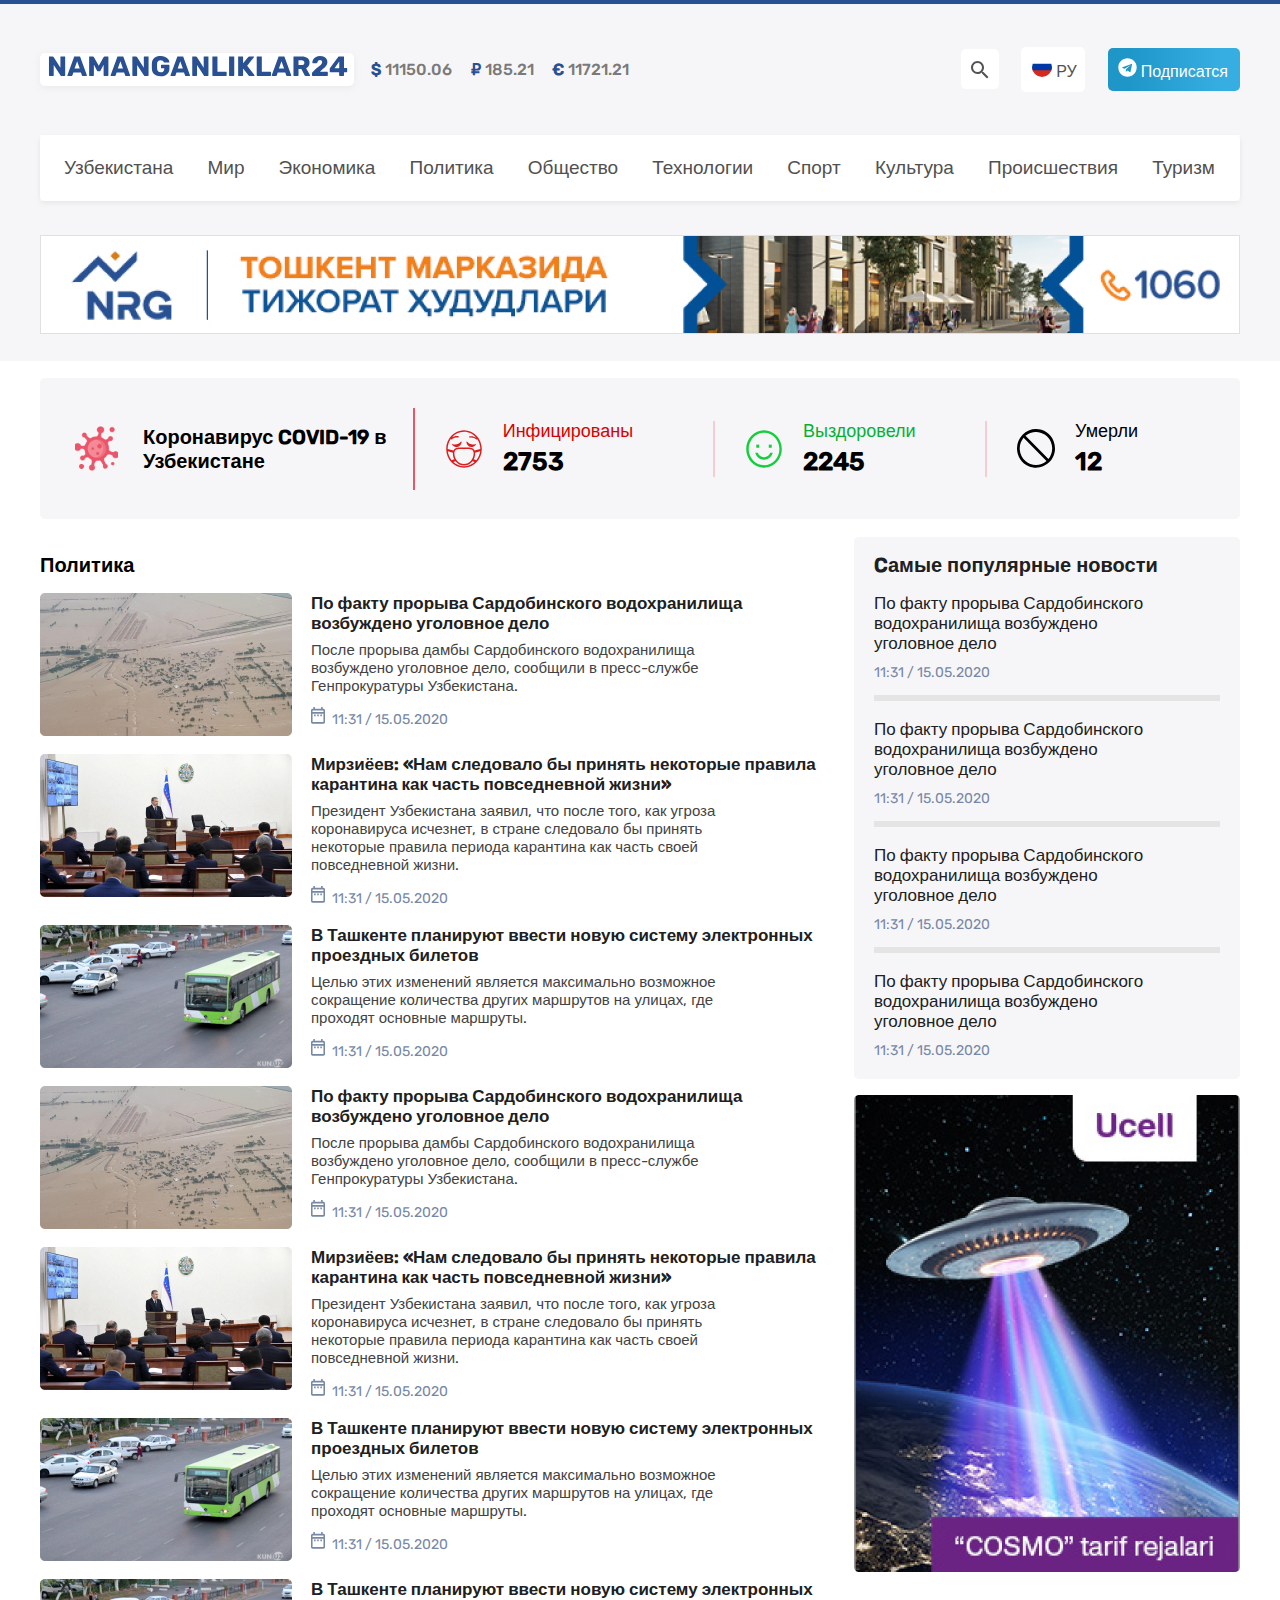
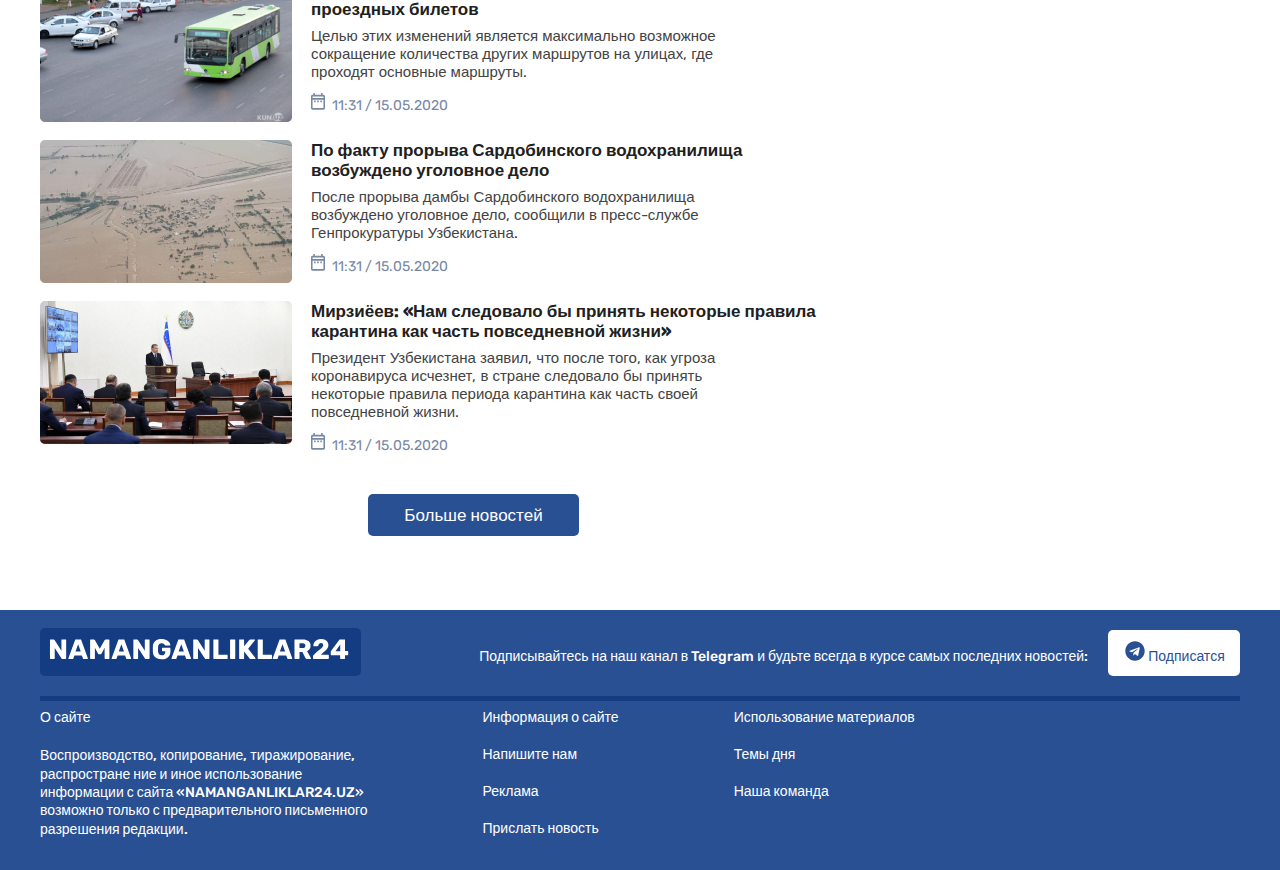
<file: page1.html>
<!DOCTYPE html>
<html lang="en">
<head>
    <meta charset="UTF-8">
    <title>Namanganliklar24 - Eng so'ngi yangiliklar bizda!</title>
    <link rel="stylesheet" href="css/main.css">
    <link rel="stylesheet" href="css/main-min.css">
</head>
<body>
<!-- Header start -->
<header class="site-header page1">
    <div class="container">
        <div class="site-header__wrapper">
            <div class="site-header__start">
                <a class="site-header__logo" href="./index.html">
                    <svg
                            class="svg"
                            width="300"
                            height="21"
                            viewBox="0 0 300 21"
                            fill="currentColor"
                            xmlns="http://www.w3.org/2000/svg"
                    >
                        <path
                                d="M1.66 20C1.47333 20 1.30533 19.9347 1.156 19.804C1.02533 19.6547 0.96 19.4867 0.96 19.3V1.1C0.96 0.894666 1.02533 0.726666 1.156 0.595999C1.30533 0.465332 1.47333 0.399999 1.66 0.399999H4.628C5.09467 0.399999 5.412 0.577332 5.58 0.931998L12.412 11.684V1.1C12.412 0.894666 12.4773 0.726666 12.608 0.595999C12.7573 0.465332 12.9253 0.399999 13.112 0.399999H16.472C16.6773 0.399999 16.8453 0.465332 16.976 0.595999C17.1067 0.726666 17.172 0.894666 17.172 1.1V19.272C17.172 19.4773 17.1067 19.6547 16.976 19.804C16.8453 19.9347 16.6773 20 16.472 20H13.476C13.0653 20 12.7573 19.8227 12.552 19.468L5.72 9.108V19.3C5.72 19.4867 5.65467 19.6547 5.524 19.804C5.39333 19.9347 5.22533 20 5.02 20H1.66ZM19.965 20C19.8157 20 19.6757 19.944 19.545 19.832C19.433 19.7013 19.377 19.5613 19.377 19.412C19.377 19.3 19.3863 19.216 19.405 19.16L25.985 1.184C26.041 0.959999 26.1623 0.773333 26.349 0.623999C26.5357 0.474665 26.7783 0.399999 27.077 0.399999H31.221C31.5197 0.399999 31.7623 0.474665 31.949 0.623999C32.1357 0.773333 32.257 0.959999 32.313 1.184L38.865 19.16L38.921 19.412C38.921 19.5613 38.8557 19.7013 38.725 19.832C38.613 19.944 38.473 20 38.305 20H34.861C34.413 20 34.1143 19.804 33.965 19.412L32.873 16.556H25.397L24.333 19.412C24.1837 19.804 23.8757 20 23.409 20H19.965ZM31.753 12.524L29.149 5.132L26.545 12.524H31.753ZM41.828 20C41.6413 20 41.4733 19.9347 41.324 19.804C41.1933 19.6547 41.128 19.4867 41.128 19.3V1.1C41.128 0.894666 41.1933 0.726666 41.324 0.595999C41.4733 0.465332 41.6413 0.399999 41.828 0.399999H44.852C45.3 0.399999 45.6266 0.605332 45.832 1.016L50.76 9.836L55.688 1.016C55.8933 0.605332 56.22 0.399999 56.668 0.399999H59.664C59.8693 0.399999 60.0373 0.465332 60.168 0.595999C60.3173 0.726666 60.392 0.894666 60.392 1.1V19.3C60.392 19.5053 60.3173 19.6733 60.168 19.804C60.0373 19.9347 59.8693 20 59.664 20H56.332C56.1266 20 55.9493 19.9347 55.8 19.804C55.6693 19.6733 55.604 19.5053 55.604 19.3V8.8L52.468 14.652C52.2253 15.0813 51.8986 15.296 51.488 15.296H50.032C49.7893 15.296 49.5933 15.24 49.444 15.128C49.2946 15.016 49.164 14.8573 49.052 14.652L45.888 8.8V19.3C45.888 19.4867 45.8226 19.6547 45.692 19.804C45.5613 19.9347 45.3933 20 45.188 20H41.828ZM63.1955 20C63.0461 20 62.9061 19.944 62.7755 19.832C62.6635 19.7013 62.6075 19.5613 62.6075 19.412C62.6075 19.3 62.6168 19.216 62.6355 19.16L69.2155 1.184C69.2715 0.959999 69.3928 0.773333 69.5795 0.623999C69.7661 0.474665 70.0088 0.399999 70.3075 0.399999H74.4515C74.7501 0.399999 74.9928 0.474665 75.1795 0.623999C75.3661 0.773333 75.4875 0.959999 75.5435 1.184L82.0955 19.16L82.1515 19.412C82.1515 19.5613 82.0861 19.7013 81.9555 19.832C81.8435 19.944 81.7035 20 81.5355 20H78.0915C77.6435 20 77.3448 19.804 77.1955 19.412L76.1035 16.556H68.6275L67.5635 19.412C67.4141 19.804 67.1061 20 66.6395 20H63.1955ZM74.9835 12.524L72.3795 5.132L69.7755 12.524H74.9835ZM85.0584 20C84.8718 20 84.7038 19.9347 84.5544 19.804C84.4238 19.6547 84.3584 19.4867 84.3584 19.3V1.1C84.3584 0.894666 84.4238 0.726666 84.5544 0.595999C84.7038 0.465332 84.8718 0.399999 85.0584 0.399999H88.0264C88.4931 0.399999 88.8104 0.577332 88.9784 0.931998L95.8104 11.684V1.1C95.8104 0.894666 95.8758 0.726666 96.0064 0.595999C96.1558 0.465332 96.3238 0.399999 96.5104 0.399999H99.8704C100.076 0.399999 100.244 0.465332 100.374 0.595999C100.505 0.726666 100.57 0.894666 100.57 1.1V19.272C100.57 19.4773 100.505 19.6547 100.374 19.804C100.244 19.9347 100.076 20 99.8704 20H96.8744C96.4638 20 96.1558 19.8227 95.9504 19.468L89.1184 9.108V19.3C89.1184 19.4867 89.0531 19.6547 88.9224 19.804C88.7918 19.9347 88.6238 20 88.4184 20H85.0584ZM112.575 20.28C109.887 20.28 107.787 19.6267 106.275 18.32C104.763 16.9947 103.961 15.1187 103.867 12.692C103.849 12.1507 103.839 11.292 103.839 10.116C103.839 8.94 103.849 8.08133 103.867 7.54C103.961 5.16933 104.773 3.34 106.303 2.052C107.853 0.763999 109.943 0.119999 112.575 0.119999C114.349 0.119999 115.889 0.409332 117.195 0.987999C118.521 1.56667 119.529 2.304 120.219 3.2C120.929 4.096 121.302 5.02 121.339 5.972C121.339 6.14 121.274 6.28 121.143 6.392C121.031 6.504 120.891 6.56 120.723 6.56H116.635C116.449 6.56 116.299 6.532 116.187 6.476C116.075 6.42 115.982 6.31733 115.907 6.168C115.665 5.62667 115.282 5.16 114.759 4.768C114.237 4.35733 113.509 4.152 112.575 4.152C110.354 4.152 109.187 5.328 109.075 7.68C109.057 8.20267 109.047 9.01467 109.047 10.116C109.047 11.1987 109.057 12.0107 109.075 12.552C109.187 15.016 110.382 16.248 112.659 16.248C113.761 16.248 114.638 15.968 115.291 15.408C115.963 14.8293 116.299 13.952 116.299 12.776V12.244H113.667C113.462 12.244 113.294 12.1787 113.163 12.048C113.033 11.8987 112.967 11.7213 112.967 11.516V9.444C112.967 9.23867 113.033 9.07067 113.163 8.94C113.294 8.79067 113.462 8.716 113.667 8.716H120.723C120.929 8.716 121.097 8.79067 121.227 8.94C121.358 9.07067 121.423 9.23867 121.423 9.444V12.636C121.423 14.2227 121.059 15.5947 120.331 16.752C119.603 17.8907 118.567 18.768 117.223 19.384C115.898 19.9813 114.349 20.28 112.575 20.28ZM123.078 20C122.929 20 122.789 19.944 122.658 19.832C122.546 19.7013 122.49 19.5613 122.49 19.412C122.49 19.3 122.5 19.216 122.518 19.16L129.098 1.184C129.154 0.959999 129.276 0.773333 129.462 0.623999C129.649 0.474665 129.892 0.399999 130.19 0.399999H134.334C134.633 0.399999 134.876 0.474665 135.062 0.623999C135.249 0.773333 135.37 0.959999 135.426 1.184L141.978 19.16L142.034 19.412C142.034 19.5613 141.969 19.7013 141.838 19.832C141.726 19.944 141.586 20 141.418 20H137.974C137.526 20 137.228 19.804 137.078 19.412L135.986 16.556H128.51L127.446 19.412C127.297 19.804 126.989 20 126.522 20H123.078ZM134.866 12.524L132.262 5.132L129.658 12.524H134.866ZM144.941 20C144.755 20 144.587 19.9347 144.437 19.804C144.307 19.6547 144.241 19.4867 144.241 19.3V1.1C144.241 0.894666 144.307 0.726666 144.437 0.595999C144.587 0.465332 144.755 0.399999 144.941 0.399999H147.909C148.376 0.399999 148.693 0.577332 148.861 0.931998L155.693 11.684V1.1C155.693 0.894666 155.759 0.726666 155.889 0.595999C156.039 0.465332 156.207 0.399999 156.393 0.399999H159.753C159.959 0.399999 160.127 0.465332 160.257 0.595999C160.388 0.726666 160.453 0.894666 160.453 1.1V19.272C160.453 19.4773 160.388 19.6547 160.257 19.804C160.127 19.9347 159.959 20 159.753 20H156.757C156.347 20 156.039 19.8227 155.833 19.468L149.001 9.108V19.3C149.001 19.4867 148.936 19.6547 148.805 19.804C148.675 19.9347 148.507 20 148.301 20H144.941ZM165.066 20C164.88 20 164.712 19.9347 164.562 19.804C164.432 19.6547 164.366 19.4867 164.366 19.3V1.1C164.366 0.894666 164.432 0.726666 164.562 0.595999C164.712 0.465332 164.88 0.399999 165.066 0.399999H168.762C168.968 0.399999 169.136 0.465332 169.266 0.595999C169.397 0.726666 169.462 0.894666 169.462 1.1V15.772H177.946C178.152 15.772 178.32 15.8467 178.45 15.996C178.581 16.1267 178.646 16.2947 178.646 16.5V19.3C178.646 19.4867 178.581 19.6547 178.45 19.804C178.32 19.9347 178.152 20 177.946 20H165.066ZM181.773 20C181.587 20 181.419 19.9347 181.269 19.804C181.139 19.6547 181.073 19.4867 181.073 19.3V1.1C181.073 0.894666 181.139 0.726666 181.269 0.595999C181.419 0.465332 181.587 0.399999 181.773 0.399999H185.525C185.731 0.399999 185.899 0.465332 186.029 0.595999C186.179 0.726666 186.253 0.894666 186.253 1.1V19.3C186.253 19.5053 186.179 19.6733 186.029 19.804C185.899 19.9347 185.731 20 185.525 20H181.773ZM190.851 20C190.665 20 190.497 19.9347 190.347 19.804C190.217 19.6547 190.151 19.4867 190.151 19.3V1.1C190.151 0.894666 190.217 0.726666 190.347 0.595999C190.497 0.465332 190.665 0.399999 190.851 0.399999H194.379C194.585 0.399999 194.753 0.465332 194.883 0.595999C195.014 0.726666 195.079 0.894666 195.079 1.1V7.316L200.259 0.931998C200.483 0.577332 200.847 0.399999 201.351 0.399999H205.383C205.551 0.399999 205.691 0.465332 205.803 0.595999C205.915 0.707999 205.971 0.838666 205.971 0.987999C205.971 1.11867 205.943 1.23067 205.887 1.324L199.167 9.78L206.391 19.076C206.466 19.1507 206.503 19.2627 206.503 19.412C206.503 19.5613 206.447 19.7013 206.335 19.832C206.223 19.944 206.083 20 205.915 20H201.743C201.295 20 200.922 19.8133 200.623 19.44L195.079 12.524V19.3C195.079 19.5053 195.014 19.6733 194.883 19.804C194.753 19.9347 194.585 20 194.379 20H190.851ZM209.418 20C209.231 20 209.063 19.9347 208.914 19.804C208.783 19.6547 208.718 19.4867 208.718 19.3V1.1C208.718 0.894666 208.783 0.726666 208.914 0.595999C209.063 0.465332 209.231 0.399999 209.418 0.399999H213.114C213.319 0.399999 213.487 0.465332 213.618 0.595999C213.748 0.726666 213.814 0.894666 213.814 1.1V15.772H222.298C222.503 15.772 222.671 15.8467 222.802 15.996C222.932 16.1267 222.998 16.2947 222.998 16.5V19.3C222.998 19.4867 222.932 19.6547 222.802 19.804C222.671 19.9347 222.503 20 222.298 20H209.418ZM224.305 20C224.156 20 224.016 19.944 223.885 19.832C223.773 19.7013 223.717 19.5613 223.717 19.412C223.717 19.3 223.726 19.216 223.745 19.16L230.325 1.184C230.381 0.959999 230.502 0.773333 230.689 0.623999C230.876 0.474665 231.118 0.399999 231.417 0.399999H235.561C235.86 0.399999 236.102 0.474665 236.289 0.623999C236.476 0.773333 236.597 0.959999 236.653 1.184L243.205 19.16L243.261 19.412C243.261 19.5613 243.196 19.7013 243.065 19.832C242.953 19.944 242.813 20 242.645 20H239.201C238.753 20 238.454 19.804 238.305 19.412L237.213 16.556H229.737L228.673 19.412C228.524 19.804 228.216 20 227.749 20H224.305ZM236.093 12.524L233.489 5.132L230.885 12.524H236.093ZM246.168 20C245.981 20 245.813 19.9347 245.664 19.804C245.533 19.6547 245.468 19.4867 245.468 19.3V1.1C245.468 0.894666 245.533 0.726666 245.664 0.595999C245.813 0.465332 245.981 0.399999 246.168 0.399999H253.784C256.229 0.399999 258.133 0.959999 259.496 2.08C260.877 3.18133 261.568 4.74933 261.568 6.784C261.568 8.09067 261.26 9.20133 260.644 10.116C260.028 11.0307 259.178 11.7307 258.096 12.216L261.932 19.104C261.988 19.216 262.016 19.3187 262.016 19.412C262.016 19.5613 261.95 19.7013 261.82 19.832C261.708 19.944 261.577 20 261.428 20H257.704C257.162 20 256.78 19.748 256.556 19.244L253.364 13.084H250.508V19.3C250.508 19.5053 250.433 19.6733 250.284 19.804C250.153 19.9347 249.985 20 249.78 20H246.168ZM253.728 9.108C254.586 9.108 255.24 8.90267 255.688 8.492C256.136 8.06267 256.36 7.47467 256.36 6.728C256.36 5.98133 256.136 5.39333 255.688 4.964C255.258 4.516 254.605 4.292 253.728 4.292H250.508V9.108H253.728ZM264.743 20C264.538 20 264.361 19.9347 264.211 19.804C264.081 19.6733 264.015 19.5053 264.015 19.3V17.312C264.015 16.752 264.249 16.2947 264.715 15.94L267.627 13.084C269.326 11.7773 270.614 10.76 271.491 10.032C272.369 9.304 273.031 8.64133 273.479 8.044C273.927 7.44667 274.151 6.87733 274.151 6.336C274.151 4.86133 273.423 4.124 271.967 4.124C271.202 4.124 270.614 4.35733 270.203 4.824C269.793 5.272 269.522 5.84133 269.391 6.532C269.279 6.96133 268.962 7.176 268.439 7.176H264.939C264.771 7.176 264.631 7.12 264.519 7.008C264.407 6.896 264.351 6.756 264.351 6.588C264.389 5.39333 264.715 4.30133 265.331 3.312C265.966 2.304 266.853 1.51067 267.991 0.931998C269.149 0.334665 270.474 0.0359983 271.967 0.0359983C273.535 0.0359983 274.879 0.287998 275.999 0.791999C277.119 1.296 277.969 2.00533 278.547 2.92C279.126 3.83467 279.415 4.89867 279.415 6.112C279.415 7.41867 279.005 8.61333 278.183 9.696C277.381 10.76 276.149 11.9173 274.487 13.168L271.911 15.772H279.107C279.313 15.772 279.481 15.8373 279.611 15.968C279.761 16.0987 279.835 16.2667 279.835 16.472V19.3C279.835 19.5053 279.761 19.6733 279.611 19.804C279.481 19.9347 279.313 20 279.107 20H264.743ZM291.833 20C291.647 20 291.479 19.9347 291.329 19.804C291.199 19.6547 291.133 19.4867 291.133 19.3V16.136H282.425C282.22 16.136 282.052 16.0707 281.921 15.94C281.791 15.8093 281.725 15.6413 281.725 15.436V12.776C281.725 12.496 281.828 12.2067 282.033 11.908L290.181 0.875999C290.443 0.558666 290.788 0.399999 291.217 0.399999H295.305C295.511 0.399999 295.679 0.465332 295.809 0.595999C295.94 0.726666 296.005 0.894666 296.005 1.1V11.964H298.469C298.693 11.964 298.871 12.0387 299.001 12.188C299.132 12.3187 299.197 12.4773 299.197 12.664V15.436C299.197 15.6413 299.132 15.8093 299.001 15.94C298.871 16.0707 298.703 16.136 298.497 16.136H296.005V19.3C296.005 19.4867 295.94 19.6547 295.809 19.804C295.679 19.9347 295.511 20 295.305 20H291.833ZM291.245 12.16V5.552L286.541 12.16H291.245Z"
                                fill="currentColor"
                        />
                    </svg>
                </a>

                <ul class="currency-list">
                    <li class="currency-item">
                        <span class="currency-symbol">&dollar;</span>
                        11150.06
                    </li>
                    <li class="currency-item">
                        <span class="currency-symbol">&#8381;</span>
                        185.21
                    </li>
                    <li class="currency-item">
                        <span class="currency-symbol">&euro;</span>
                        11721.21
                    </li>
                </ul>
            </div>
            <div class="site-header__end">
                <form action="https://echo.htmlacademy.ru/" method="post">
                    <label>
                        <input
                                class="site-header__search"
                                type="search"
                                name="search"
                                aria-label="Enter Search Input"
                        />
                    </label>
                </form>

                <div class="site-header__languages">
                    <img
                            class="site-header__languages-icon"
                            src="./images/icons/russian-flag-icon.svg"
                            alt="Russian flag icon"
                            width="20"
                            height="20"
                    />
                    <span class="site-header__languages-text"> РУ </span>
                </div>

                <button class="site-header__btn" type="button">
                    <img
                            class="site-header__btn-icon"
                            src="./images/icons/telegram-icon.svg"
                            alt="Telegram icon"
                            width="19"
                            height="19"
                    />
                    Подписатся
                </button>
            </div>
        </div>
        <nav class="site-header__nav">
            <ul class="site-header__nav-list">
                <li class="site-header__nav-item">
                    <a class="site-header__nav-link" href="#">Узбекистана</a>
                </li>
                <li class="site-header__nav-item">
                    <a class="site-header__nav-link" href="#">Мир</a>
                </li>
                <li class="site-header__nav-item">
                    <a class="site-header__nav-link" href="#">Экономика</a>
                </li>
                <li class="site-header__nav-item">
                    <a class="site-header__nav-link" href="#">Политика</a>
                </li>
                <li class="site-header__nav-item">
                    <a class="site-header__nav-link" href="#">Общество</a>
                </li>
                <li class="site-header__nav-item">
                    <a class="site-header__nav-link" href="#">Технологии</a>
                </li>
                <li class="site-header__nav-item">
                    <a class="site-header__nav-link" href="#">Спорт</a>
                </li>
                <li class="site-header__nav-item">
                    <a class="site-header__nav-link" href="#">Культура</a>
                </li>
                <li class="site-header__nav-item">
                    <a class="site-header__nav-link" href="#">Происшествия</a>
                </li>
                <li class="site-header__nav-item">
                    <a class="site-header__nav-link" href="#">Туризм</a>
                </li>
            </ul>
        </nav>
    </div>
</header>
<!-- Header end -->

<!-- Aside start -->
<aside class="site-aside page1">
    <div class="container">
        <img
                class="site-aside__img"
                src="./images/nrg-banner.jpg"
                alt="NRG Banner"
                width="1200"
                height="99"
        />
    </div>
</aside>
<!-- Aside end -->

<h1 class="visually-hidden">
    Namanganliklar24 - Eng so'ngi yangiliklar bizda!
</h1>

<!-- Main start -->
<main class="site-main">
    <!-- Covid section start -->
    <section class="covid-section">
        <div class="container">
            <ul class="covid-info__list">
                <li class="covid-info__item">
                    <h2 class="covid-info__title">
                        Коронавирус COVID-19 в Узбекистане
                    </h2>
                </li>
                <li class="covid-info__item">
                    <h3 class="covid-info__subtitle subtitle-color__red">
                        Инфицированы
                    </h3>
                    <p class="covid-info__number">2753</p>
                </li>
                <li class="covid-info__item">
                    <h3 class="covid-info__subtitle subtitle-color__green">
                        Выздоровели
                    </h3>
                    <p class="covid-info__number">2245</p>
                </li>
                <li class="covid-info__item">
                    <h3 class="covid-info__subtitle subtitle-color__dark">Умерли</h3>
                    <p class="covid-info__number">12</p>
                </li>
            </ul>
        </div>
    </section>
    <!-- Covid section end -->
    <!--  news section start  -->
    <section class="news-section">
        <div class="container">
            <div class="news-section__wrapper">
                <div class="news-section__start">
                    <h2 class="news-section__subtitle">
                        Политика
                    </h2>
                    <ul class="news-section__start-list">
                        <li class="news-section__start-item">
                            <img class="news-section__start-img"
                                 src="./images/sardoba-songi2x.png"
                                 alt="Sardoba"
                                 width="252"
                                 height="143"
                            />
                            <div class="news-section__start-item-text">
                                <h3 class="news-section__start-item-title">
                                    По факту прорыва Сардобинского водохранилища
                                    возбуждено уголовное дело
                                </h3>
                                <p class="news-section__start-item-desc">
                                    После прорыва дамбы Сардобинского водохранилища возбуждено уголовное дело, сообщили
                                    в
                                    пресс-службе Генпрокуратуры Узбекистана.
                                </p>
                                <time class="news-section__start-item-time">
                                    <img class="news-section_calendar"
                                         src="./images/icons/calendar.svg"
                                         alt="Calendar icon"
                                         width="14"
                                         height="17"
                                    />
                                    11:31 / 15.05.2020
                                </time>
                            </div>
                        </li>
                        <li class="news-section__start-item">
                            <img class="news-section__start-img"
                                 src="./images/prezident-songi2x.png"
                                 alt="Prezident"
                                 width="252"
                                 height="143"
                            />
                            <div class="news-section__start-item-text">
                                <h3 class="news-section__start-item-title">
                                    Мирзиёев: «Нам следовало бы принять некоторые правила
                                    карантина как часть повседневной жизни»
                                </h3>
                                <p class="news-section__start-item-desc">
                                    Президент Узбекистана заявил, что после того, как угроза коронавируса исчезнет, в
                                    стране
                                    следовало бы принять некоторые правила периода карантина как часть своей
                                    повседневной
                                    жизни.
                                </p>
                                <time class="news-section__start-item-time">
                                    <img class="news-section_calendar"
                                         src="./images/icons/calendar.svg"
                                         alt="Calendar icon"
                                         width="14"
                                         height="17"
                                    />
                                    11:31 / 15.05.2020
                                </time>
                            </div>
                        </li>
                        <li class="news-section__start-item">
                            <img class="news-section__start-img"
                                 src="./images/avtobus.png"
                                 alt="Avtobus"
                                 width="252"
                                 height="143"
                            />
                            <div class="news-section__start-item-text">
                                <h3 class="news-section__start-item-title">
                                    В Ташкенте планируют ввести новую систему электронных проездных билетов
                                </h3>
                                <p class="news-section__start-item-desc">
                                    Целью этих изменений является максимально возможное сокращение количества других
                                    маршрутов на улицах, где проходят основные маршруты.
                                </p>
                                <time class="news-section__start-item-time">
                                    <img class="news-section_calendar"
                                         src="./images/icons/calendar.svg"
                                         alt="Calendar icon"
                                         width="14"
                                         height="17"
                                    />
                                    11:31 / 15.05.2020
                                </time>
                            </div>
                        </li>
                        <li class="news-section__start-item">
                            <img class="news-section__start-img"
                                 src="./images/sardoba-songi2x.png"
                                 alt="Sardoba"
                                 width="252"
                                 height="143"
                            />
                            <div class="news-section__start-item-text">
                                <h3 class="news-section__start-item-title">
                                    По факту прорыва Сардобинского водохранилища
                                    возбуждено уголовное дело
                                </h3>
                                <p class="news-section__start-item-desc">
                                    После прорыва дамбы Сардобинского водохранилища возбуждено уголовное дело, сообщили
                                    в
                                    пресс-службе Генпрокуратуры Узбекистана.
                                </p>
                                <time class="news-section__start-item-time">
                                    <img class="news-section_calendar"
                                         src="./images/icons/calendar.svg"
                                         alt="Calendar icon"
                                         width="14"
                                         height="17"
                                    />
                                    11:31 / 15.05.2020
                                </time>
                            </div>
                        </li>
                        <li class="news-section__start-item">
                            <img class="news-section__start-img"
                                 src="./images/prezident-songi2x.png"
                                 alt="Prezident"
                                 width="252"
                                 height="143"
                            />
                            <div class="news-section__start-item-text">
                                <h3 class="news-section__start-item-title">
                                    Мирзиёев: «Нам следовало бы принять некоторые правила
                                    карантина как часть повседневной жизни»
                                </h3>
                                <p class="news-section__start-item-desc">
                                    Президент Узбекистана заявил, что после того, как угроза коронавируса исчезнет, в
                                    стране
                                    следовало бы принять некоторые правила периода карантина как часть своей
                                    повседневной
                                    жизни.
                                </p>
                                <time class="news-section__start-item-time">
                                    <img class="news-section_calendar"
                                         src="./images/icons/calendar.svg"
                                         alt="Calendar icon"
                                         width="14"
                                         height="17"
                                    />
                                    11:31 / 15.05.2020
                                </time>
                            </div>
                        </li>
                        <li class="news-section__start-item">
                            <img class="news-section__start-img"
                                 src="./images/avtobus.png"
                                 alt="Avtobus"
                                 width="252"
                                 height="143"
                            />
                            <div class="news-section__start-item-text">
                                <h3 class="news-section__start-item-title">
                                    В Ташкенте планируют ввести новую систему электронных проездных билетов
                                </h3>
                                <p class="news-section__start-item-desc">
                                    Целью этих изменений является максимально возможное сокращение количества других
                                    маршрутов на улицах, где проходят основные маршруты.
                                </p>
                                <time class="news-section__start-item-time">
                                    <img class="news-section_calendar"
                                         src="./images/icons/calendar.svg"
                                         alt="Calendar icon"
                                         width="14"
                                         height="17"
                                    />
                                    11:31 / 15.05.2020
                                </time>
                            </div>
                        </li>
                        <li class="news-section__start-item">
                            <img class="news-section__start-img"
                                 src="./images/avtobus.png"
                                 alt="Avtobus"
                                 width="252"
                                 height="143"
                            />
                            <div class="news-section__start-item-text">
                                <h3 class="news-section__start-item-title">
                                    В Ташкенте планируют ввести новую систему электронных проездных билетов
                                </h3>
                                <p class="news-section__start-item-desc">
                                    Целью этих изменений является максимально возможное сокращение количества других
                                    маршрутов на улицах, где проходят основные маршруты.
                                </p>
                                <time class="news-section__start-item-time">
                                    <img class="news-section_calendar"
                                         src="./images/icons/calendar.svg"
                                         alt="Calendar icon"
                                         width="14"
                                         height="17"
                                    />
                                    11:31 / 15.05.2020
                                </time>
                            </div>
                        </li>
                        <li class="news-section__start-item">
                            <img class="news-section__start-img"
                                 src="./images/sardoba-songi2x.png"
                                 alt="Sardoba"
                                 width="252"
                                 height="143"
                            />
                            <div class="news-section__start-item-text">
                                <h3 class="news-section__start-item-title">
                                    По факту прорыва Сардобинского водохранилища
                                    возбуждено уголовное дело
                                </h3>
                                <p class="news-section__start-item-desc">
                                    После прорыва дамбы Сардобинского водохранилища возбуждено уголовное дело, сообщили
                                    в
                                    пресс-службе Генпрокуратуры Узбекистана.
                                </p>
                                <time class="news-section__start-item-time">
                                    <img class="news-section_calendar"
                                         src="./images/icons/calendar.svg"
                                         alt="Calendar icon"
                                         width="14"
                                         height="17"
                                    />
                                    11:31 / 15.05.2020
                                </time>
                            </div>
                        </li>
                        <li class="news-section__start-item">
                            <img class="news-section__start-img"
                                 src="./images/prezident-songi2x.png"
                                 alt="Prezident"
                                 width="252"
                                 height="143"
                            />
                            <div class="news-section__start-item-text">
                                <h3 class="news-section__start-item-title">
                                    Мирзиёев: «Нам следовало бы принять некоторые правила
                                    карантина как часть повседневной жизни»
                                </h3>
                                <p class="news-section__start-item-desc">
                                    Президент Узбекистана заявил, что после того, как угроза коронавируса исчезнет, в
                                    стране
                                    следовало бы принять некоторые правила периода карантина как часть своей
                                    повседневной
                                    жизни.
                                </p>
                                <time class="news-section__start-item-time">
                                    <img class="news-section_calendar"
                                         src="./images/icons/calendar.svg"
                                         alt="Calendar icon"
                                         width="14"
                                         height="17"
                                    />
                                    11:31 / 15.05.2020
                                </time>
                            </div>
                        </li>
                    </ul>
                    <button class="news-section__btn">
                        Больше новостей
                    </button>
                </div>
                <div class="news-section__end">
                    <h3 class="news-section__end-subtitle">
                        Cамые популярные новости
                    </h3>
                    <ul class="news-section__end-list">
                        <li class="news-section__end-item">
                            По факту прорыва Сардобинского водохранилища
                            возбуждено уголовное дело
                            <time class="news-section__start-item-time">
                                11:31 / 15.05.2020
                            </time>
                        </li>
                        <hr class="line">
                        <li class="news-section__end-item">
                            По факту прорыва Сардобинского водохранилища
                            возбуждено уголовное дело
                            <time class="news-section__start-item-time">
                                11:31 / 15.05.2020
                            </time>
                        </li>
                        <hr class="line">
                        <li class="news-section__end-item">
                            По факту прорыва Сардобинского водохранилища
                            возбуждено уголовное дело
                            <time class="news-section__start-item-time">
                                11:31 / 15.05.2020
                            </time>
                        </li>
                        <hr class="line">
                        <li class="news-section__end-item">
                            По факту прорыва Сардобинского водохранилища
                            возбуждено уголовное дело
                            <time class="news-section__start-item-time">
                                11:31 / 15.05.2020
                            </time>
                        </li>
                    </ul>
                    <img class="news-section__end-img"
                         src="images/ucell.png"
                         alt="Ucell Cosmo ta'rifi"
                         width="386"
                         height="477"
                    />
                </div>
            </div>
        </div>
    </section>
    <!--  news section end  -->
</main>
<!-- Main end -->

<!-- Footer start -->
<footer class="footer">
    <div class="container">
        <div class="footer-top">
            <a class="footer-logo" href="index.html">
                <svg
                        class="svg"
                        width="300"
                        height="21"
                        viewBox="0 0 300 21"
                        fill="currentColor"
                        xmlns="http://www.w3.org/2000/svg"
                >
                    <path
                            d="M1.66 20C1.47333 20 1.30533 19.9347 1.156 19.804C1.02533 19.6547 0.96 19.4867 0.96 19.3V1.1C0.96 0.894666 1.02533 0.726666 1.156 0.595999C1.30533 0.465332 1.47333 0.399999 1.66 0.399999H4.628C5.09467 0.399999 5.412 0.577332 5.58 0.931998L12.412 11.684V1.1C12.412 0.894666 12.4773 0.726666 12.608 0.595999C12.7573 0.465332 12.9253 0.399999 13.112 0.399999H16.472C16.6773 0.399999 16.8453 0.465332 16.976 0.595999C17.1067 0.726666 17.172 0.894666 17.172 1.1V19.272C17.172 19.4773 17.1067 19.6547 16.976 19.804C16.8453 19.9347 16.6773 20 16.472 20H13.476C13.0653 20 12.7573 19.8227 12.552 19.468L5.72 9.108V19.3C5.72 19.4867 5.65467 19.6547 5.524 19.804C5.39333 19.9347 5.22533 20 5.02 20H1.66ZM19.965 20C19.8157 20 19.6757 19.944 19.545 19.832C19.433 19.7013 19.377 19.5613 19.377 19.412C19.377 19.3 19.3863 19.216 19.405 19.16L25.985 1.184C26.041 0.959999 26.1623 0.773333 26.349 0.623999C26.5357 0.474665 26.7783 0.399999 27.077 0.399999H31.221C31.5197 0.399999 31.7623 0.474665 31.949 0.623999C32.1357 0.773333 32.257 0.959999 32.313 1.184L38.865 19.16L38.921 19.412C38.921 19.5613 38.8557 19.7013 38.725 19.832C38.613 19.944 38.473 20 38.305 20H34.861C34.413 20 34.1143 19.804 33.965 19.412L32.873 16.556H25.397L24.333 19.412C24.1837 19.804 23.8757 20 23.409 20H19.965ZM31.753 12.524L29.149 5.132L26.545 12.524H31.753ZM41.828 20C41.6413 20 41.4733 19.9347 41.324 19.804C41.1933 19.6547 41.128 19.4867 41.128 19.3V1.1C41.128 0.894666 41.1933 0.726666 41.324 0.595999C41.4733 0.465332 41.6413 0.399999 41.828 0.399999H44.852C45.3 0.399999 45.6266 0.605332 45.832 1.016L50.76 9.836L55.688 1.016C55.8933 0.605332 56.22 0.399999 56.668 0.399999H59.664C59.8693 0.399999 60.0373 0.465332 60.168 0.595999C60.3173 0.726666 60.392 0.894666 60.392 1.1V19.3C60.392 19.5053 60.3173 19.6733 60.168 19.804C60.0373 19.9347 59.8693 20 59.664 20H56.332C56.1266 20 55.9493 19.9347 55.8 19.804C55.6693 19.6733 55.604 19.5053 55.604 19.3V8.8L52.468 14.652C52.2253 15.0813 51.8986 15.296 51.488 15.296H50.032C49.7893 15.296 49.5933 15.24 49.444 15.128C49.2946 15.016 49.164 14.8573 49.052 14.652L45.888 8.8V19.3C45.888 19.4867 45.8226 19.6547 45.692 19.804C45.5613 19.9347 45.3933 20 45.188 20H41.828ZM63.1955 20C63.0461 20 62.9061 19.944 62.7755 19.832C62.6635 19.7013 62.6075 19.5613 62.6075 19.412C62.6075 19.3 62.6168 19.216 62.6355 19.16L69.2155 1.184C69.2715 0.959999 69.3928 0.773333 69.5795 0.623999C69.7661 0.474665 70.0088 0.399999 70.3075 0.399999H74.4515C74.7501 0.399999 74.9928 0.474665 75.1795 0.623999C75.3661 0.773333 75.4875 0.959999 75.5435 1.184L82.0955 19.16L82.1515 19.412C82.1515 19.5613 82.0861 19.7013 81.9555 19.832C81.8435 19.944 81.7035 20 81.5355 20H78.0915C77.6435 20 77.3448 19.804 77.1955 19.412L76.1035 16.556H68.6275L67.5635 19.412C67.4141 19.804 67.1061 20 66.6395 20H63.1955ZM74.9835 12.524L72.3795 5.132L69.7755 12.524H74.9835ZM85.0584 20C84.8718 20 84.7038 19.9347 84.5544 19.804C84.4238 19.6547 84.3584 19.4867 84.3584 19.3V1.1C84.3584 0.894666 84.4238 0.726666 84.5544 0.595999C84.7038 0.465332 84.8718 0.399999 85.0584 0.399999H88.0264C88.4931 0.399999 88.8104 0.577332 88.9784 0.931998L95.8104 11.684V1.1C95.8104 0.894666 95.8758 0.726666 96.0064 0.595999C96.1558 0.465332 96.3238 0.399999 96.5104 0.399999H99.8704C100.076 0.399999 100.244 0.465332 100.374 0.595999C100.505 0.726666 100.57 0.894666 100.57 1.1V19.272C100.57 19.4773 100.505 19.6547 100.374 19.804C100.244 19.9347 100.076 20 99.8704 20H96.8744C96.4638 20 96.1558 19.8227 95.9504 19.468L89.1184 9.108V19.3C89.1184 19.4867 89.0531 19.6547 88.9224 19.804C88.7918 19.9347 88.6238 20 88.4184 20H85.0584ZM112.575 20.28C109.887 20.28 107.787 19.6267 106.275 18.32C104.763 16.9947 103.961 15.1187 103.867 12.692C103.849 12.1507 103.839 11.292 103.839 10.116C103.839 8.94 103.849 8.08133 103.867 7.54C103.961 5.16933 104.773 3.34 106.303 2.052C107.853 0.763999 109.943 0.119999 112.575 0.119999C114.349 0.119999 115.889 0.409332 117.195 0.987999C118.521 1.56667 119.529 2.304 120.219 3.2C120.929 4.096 121.302 5.02 121.339 5.972C121.339 6.14 121.274 6.28 121.143 6.392C121.031 6.504 120.891 6.56 120.723 6.56H116.635C116.449 6.56 116.299 6.532 116.187 6.476C116.075 6.42 115.982 6.31733 115.907 6.168C115.665 5.62667 115.282 5.16 114.759 4.768C114.237 4.35733 113.509 4.152 112.575 4.152C110.354 4.152 109.187 5.328 109.075 7.68C109.057 8.20267 109.047 9.01467 109.047 10.116C109.047 11.1987 109.057 12.0107 109.075 12.552C109.187 15.016 110.382 16.248 112.659 16.248C113.761 16.248 114.638 15.968 115.291 15.408C115.963 14.8293 116.299 13.952 116.299 12.776V12.244H113.667C113.462 12.244 113.294 12.1787 113.163 12.048C113.033 11.8987 112.967 11.7213 112.967 11.516V9.444C112.967 9.23867 113.033 9.07067 113.163 8.94C113.294 8.79067 113.462 8.716 113.667 8.716H120.723C120.929 8.716 121.097 8.79067 121.227 8.94C121.358 9.07067 121.423 9.23867 121.423 9.444V12.636C121.423 14.2227 121.059 15.5947 120.331 16.752C119.603 17.8907 118.567 18.768 117.223 19.384C115.898 19.9813 114.349 20.28 112.575 20.28ZM123.078 20C122.929 20 122.789 19.944 122.658 19.832C122.546 19.7013 122.49 19.5613 122.49 19.412C122.49 19.3 122.5 19.216 122.518 19.16L129.098 1.184C129.154 0.959999 129.276 0.773333 129.462 0.623999C129.649 0.474665 129.892 0.399999 130.19 0.399999H134.334C134.633 0.399999 134.876 0.474665 135.062 0.623999C135.249 0.773333 135.37 0.959999 135.426 1.184L141.978 19.16L142.034 19.412C142.034 19.5613 141.969 19.7013 141.838 19.832C141.726 19.944 141.586 20 141.418 20H137.974C137.526 20 137.228 19.804 137.078 19.412L135.986 16.556H128.51L127.446 19.412C127.297 19.804 126.989 20 126.522 20H123.078ZM134.866 12.524L132.262 5.132L129.658 12.524H134.866ZM144.941 20C144.755 20 144.587 19.9347 144.437 19.804C144.307 19.6547 144.241 19.4867 144.241 19.3V1.1C144.241 0.894666 144.307 0.726666 144.437 0.595999C144.587 0.465332 144.755 0.399999 144.941 0.399999H147.909C148.376 0.399999 148.693 0.577332 148.861 0.931998L155.693 11.684V1.1C155.693 0.894666 155.759 0.726666 155.889 0.595999C156.039 0.465332 156.207 0.399999 156.393 0.399999H159.753C159.959 0.399999 160.127 0.465332 160.257 0.595999C160.388 0.726666 160.453 0.894666 160.453 1.1V19.272C160.453 19.4773 160.388 19.6547 160.257 19.804C160.127 19.9347 159.959 20 159.753 20H156.757C156.347 20 156.039 19.8227 155.833 19.468L149.001 9.108V19.3C149.001 19.4867 148.936 19.6547 148.805 19.804C148.675 19.9347 148.507 20 148.301 20H144.941ZM165.066 20C164.88 20 164.712 19.9347 164.562 19.804C164.432 19.6547 164.366 19.4867 164.366 19.3V1.1C164.366 0.894666 164.432 0.726666 164.562 0.595999C164.712 0.465332 164.88 0.399999 165.066 0.399999H168.762C168.968 0.399999 169.136 0.465332 169.266 0.595999C169.397 0.726666 169.462 0.894666 169.462 1.1V15.772H177.946C178.152 15.772 178.32 15.8467 178.45 15.996C178.581 16.1267 178.646 16.2947 178.646 16.5V19.3C178.646 19.4867 178.581 19.6547 178.45 19.804C178.32 19.9347 178.152 20 177.946 20H165.066ZM181.773 20C181.587 20 181.419 19.9347 181.269 19.804C181.139 19.6547 181.073 19.4867 181.073 19.3V1.1C181.073 0.894666 181.139 0.726666 181.269 0.595999C181.419 0.465332 181.587 0.399999 181.773 0.399999H185.525C185.731 0.399999 185.899 0.465332 186.029 0.595999C186.179 0.726666 186.253 0.894666 186.253 1.1V19.3C186.253 19.5053 186.179 19.6733 186.029 19.804C185.899 19.9347 185.731 20 185.525 20H181.773ZM190.851 20C190.665 20 190.497 19.9347 190.347 19.804C190.217 19.6547 190.151 19.4867 190.151 19.3V1.1C190.151 0.894666 190.217 0.726666 190.347 0.595999C190.497 0.465332 190.665 0.399999 190.851 0.399999H194.379C194.585 0.399999 194.753 0.465332 194.883 0.595999C195.014 0.726666 195.079 0.894666 195.079 1.1V7.316L200.259 0.931998C200.483 0.577332 200.847 0.399999 201.351 0.399999H205.383C205.551 0.399999 205.691 0.465332 205.803 0.595999C205.915 0.707999 205.971 0.838666 205.971 0.987999C205.971 1.11867 205.943 1.23067 205.887 1.324L199.167 9.78L206.391 19.076C206.466 19.1507 206.503 19.2627 206.503 19.412C206.503 19.5613 206.447 19.7013 206.335 19.832C206.223 19.944 206.083 20 205.915 20H201.743C201.295 20 200.922 19.8133 200.623 19.44L195.079 12.524V19.3C195.079 19.5053 195.014 19.6733 194.883 19.804C194.753 19.9347 194.585 20 194.379 20H190.851ZM209.418 20C209.231 20 209.063 19.9347 208.914 19.804C208.783 19.6547 208.718 19.4867 208.718 19.3V1.1C208.718 0.894666 208.783 0.726666 208.914 0.595999C209.063 0.465332 209.231 0.399999 209.418 0.399999H213.114C213.319 0.399999 213.487 0.465332 213.618 0.595999C213.748 0.726666 213.814 0.894666 213.814 1.1V15.772H222.298C222.503 15.772 222.671 15.8467 222.802 15.996C222.932 16.1267 222.998 16.2947 222.998 16.5V19.3C222.998 19.4867 222.932 19.6547 222.802 19.804C222.671 19.9347 222.503 20 222.298 20H209.418ZM224.305 20C224.156 20 224.016 19.944 223.885 19.832C223.773 19.7013 223.717 19.5613 223.717 19.412C223.717 19.3 223.726 19.216 223.745 19.16L230.325 1.184C230.381 0.959999 230.502 0.773333 230.689 0.623999C230.876 0.474665 231.118 0.399999 231.417 0.399999H235.561C235.86 0.399999 236.102 0.474665 236.289 0.623999C236.476 0.773333 236.597 0.959999 236.653 1.184L243.205 19.16L243.261 19.412C243.261 19.5613 243.196 19.7013 243.065 19.832C242.953 19.944 242.813 20 242.645 20H239.201C238.753 20 238.454 19.804 238.305 19.412L237.213 16.556H229.737L228.673 19.412C228.524 19.804 228.216 20 227.749 20H224.305ZM236.093 12.524L233.489 5.132L230.885 12.524H236.093ZM246.168 20C245.981 20 245.813 19.9347 245.664 19.804C245.533 19.6547 245.468 19.4867 245.468 19.3V1.1C245.468 0.894666 245.533 0.726666 245.664 0.595999C245.813 0.465332 245.981 0.399999 246.168 0.399999H253.784C256.229 0.399999 258.133 0.959999 259.496 2.08C260.877 3.18133 261.568 4.74933 261.568 6.784C261.568 8.09067 261.26 9.20133 260.644 10.116C260.028 11.0307 259.178 11.7307 258.096 12.216L261.932 19.104C261.988 19.216 262.016 19.3187 262.016 19.412C262.016 19.5613 261.95 19.7013 261.82 19.832C261.708 19.944 261.577 20 261.428 20H257.704C257.162 20 256.78 19.748 256.556 19.244L253.364 13.084H250.508V19.3C250.508 19.5053 250.433 19.6733 250.284 19.804C250.153 19.9347 249.985 20 249.78 20H246.168ZM253.728 9.108C254.586 9.108 255.24 8.90267 255.688 8.492C256.136 8.06267 256.36 7.47467 256.36 6.728C256.36 5.98133 256.136 5.39333 255.688 4.964C255.258 4.516 254.605 4.292 253.728 4.292H250.508V9.108H253.728ZM264.743 20C264.538 20 264.361 19.9347 264.211 19.804C264.081 19.6733 264.015 19.5053 264.015 19.3V17.312C264.015 16.752 264.249 16.2947 264.715 15.94L267.627 13.084C269.326 11.7773 270.614 10.76 271.491 10.032C272.369 9.304 273.031 8.64133 273.479 8.044C273.927 7.44667 274.151 6.87733 274.151 6.336C274.151 4.86133 273.423 4.124 271.967 4.124C271.202 4.124 270.614 4.35733 270.203 4.824C269.793 5.272 269.522 5.84133 269.391 6.532C269.279 6.96133 268.962 7.176 268.439 7.176H264.939C264.771 7.176 264.631 7.12 264.519 7.008C264.407 6.896 264.351 6.756 264.351 6.588C264.389 5.39333 264.715 4.30133 265.331 3.312C265.966 2.304 266.853 1.51067 267.991 0.931998C269.149 0.334665 270.474 0.0359983 271.967 0.0359983C273.535 0.0359983 274.879 0.287998 275.999 0.791999C277.119 1.296 277.969 2.00533 278.547 2.92C279.126 3.83467 279.415 4.89867 279.415 6.112C279.415 7.41867 279.005 8.61333 278.183 9.696C277.381 10.76 276.149 11.9173 274.487 13.168L271.911 15.772H279.107C279.313 15.772 279.481 15.8373 279.611 15.968C279.761 16.0987 279.835 16.2667 279.835 16.472V19.3C279.835 19.5053 279.761 19.6733 279.611 19.804C279.481 19.9347 279.313 20 279.107 20H264.743ZM291.833 20C291.647 20 291.479 19.9347 291.329 19.804C291.199 19.6547 291.133 19.4867 291.133 19.3V16.136H282.425C282.22 16.136 282.052 16.0707 281.921 15.94C281.791 15.8093 281.725 15.6413 281.725 15.436V12.776C281.725 12.496 281.828 12.2067 282.033 11.908L290.181 0.875999C290.443 0.558666 290.788 0.399999 291.217 0.399999H295.305C295.511 0.399999 295.679 0.465332 295.809 0.595999C295.94 0.726666 296.005 0.894666 296.005 1.1V11.964H298.469C298.693 11.964 298.871 12.0387 299.001 12.188C299.132 12.3187 299.197 12.4773 299.197 12.664V15.436C299.197 15.6413 299.132 15.8093 299.001 15.94C298.871 16.0707 298.703 16.136 298.497 16.136H296.005V19.3C296.005 19.4867 295.94 19.6547 295.809 19.804C295.679 19.9347 295.511 20 295.305 20H291.833ZM291.245 12.16V5.552L286.541 12.16H291.245Z"
                            fill="currentColor"
                    />
                </svg>
            </a>
            <div class="footer-top__end">
                <span class="offer">
                    Подписывайтесь на наш канал в Telegram и будьте всегда в курсе самых последних новостей:
                </span>
                <button class="footer-btn" type="button">
                    <img class="telegram-icon"
                         src="images/icons/cib_telegram.svg"
                         alt="Telegram Icon"
                         width="20"
                         height="20">
                    Подписатся
                </button>
            </div>
        </div>
        <hr class="footer-line">
        <div class="footer-bottom">
            <ul class="footer-bottom__list">
                <li class="footer-bottom__item">
                    <a class="footer-bottom__link" href="#">
                        О сайте
                    </a>
                    <a class="footer-bottom__item-link" href="#">
                        Воспроизводство, копирование, тиражирование, <br> распростране ние и иное использование <br> информации с
                        сайта «NAMANGANLIKLAR24.UZ» <br> возможно только с предварительного письменного <br> разрешения редакции.
                    </a>
                </li>
                <li class="footer-bottom__item">
                    <a class="footer-bottom__link" href="#">
                        Информация о сайте
                    </a>
                    <ul class="list">
                        <li class="item">
                            <a class="footer-bottom__link" href="#">
                                Напишите нам
                            </a>
                        </li>
                        <li class="item">
                            <a class="footer-bottom__link" href="#">
                                Реклама
                            </a>
                        </li>
                        <li class="item">
                            <a class="footer-bottom__link" href="#">
                                Прислать новость
                            </a>
                        </li>
                    </ul>
                </li>
                <li class="footer-bottom__item">
                    <a class="footer-bottom__link" href="#">
                        Использование материалов
                    </a>
                    <ul class="list">
                        <li class="item">
                            <a class="footer-bottom__link" href="#">
                                Темы дня
                            </a>
                        </li>
                        <li class="item">
                            <a class="footer-bottom__link" href="#">
                                Наша команда
                            </a>
                        </li>
                    </ul>
                </li>
            </ul>
        </div>
    </div>
</footer>
<!-- Footer end -->

</body>
</html>
</file>
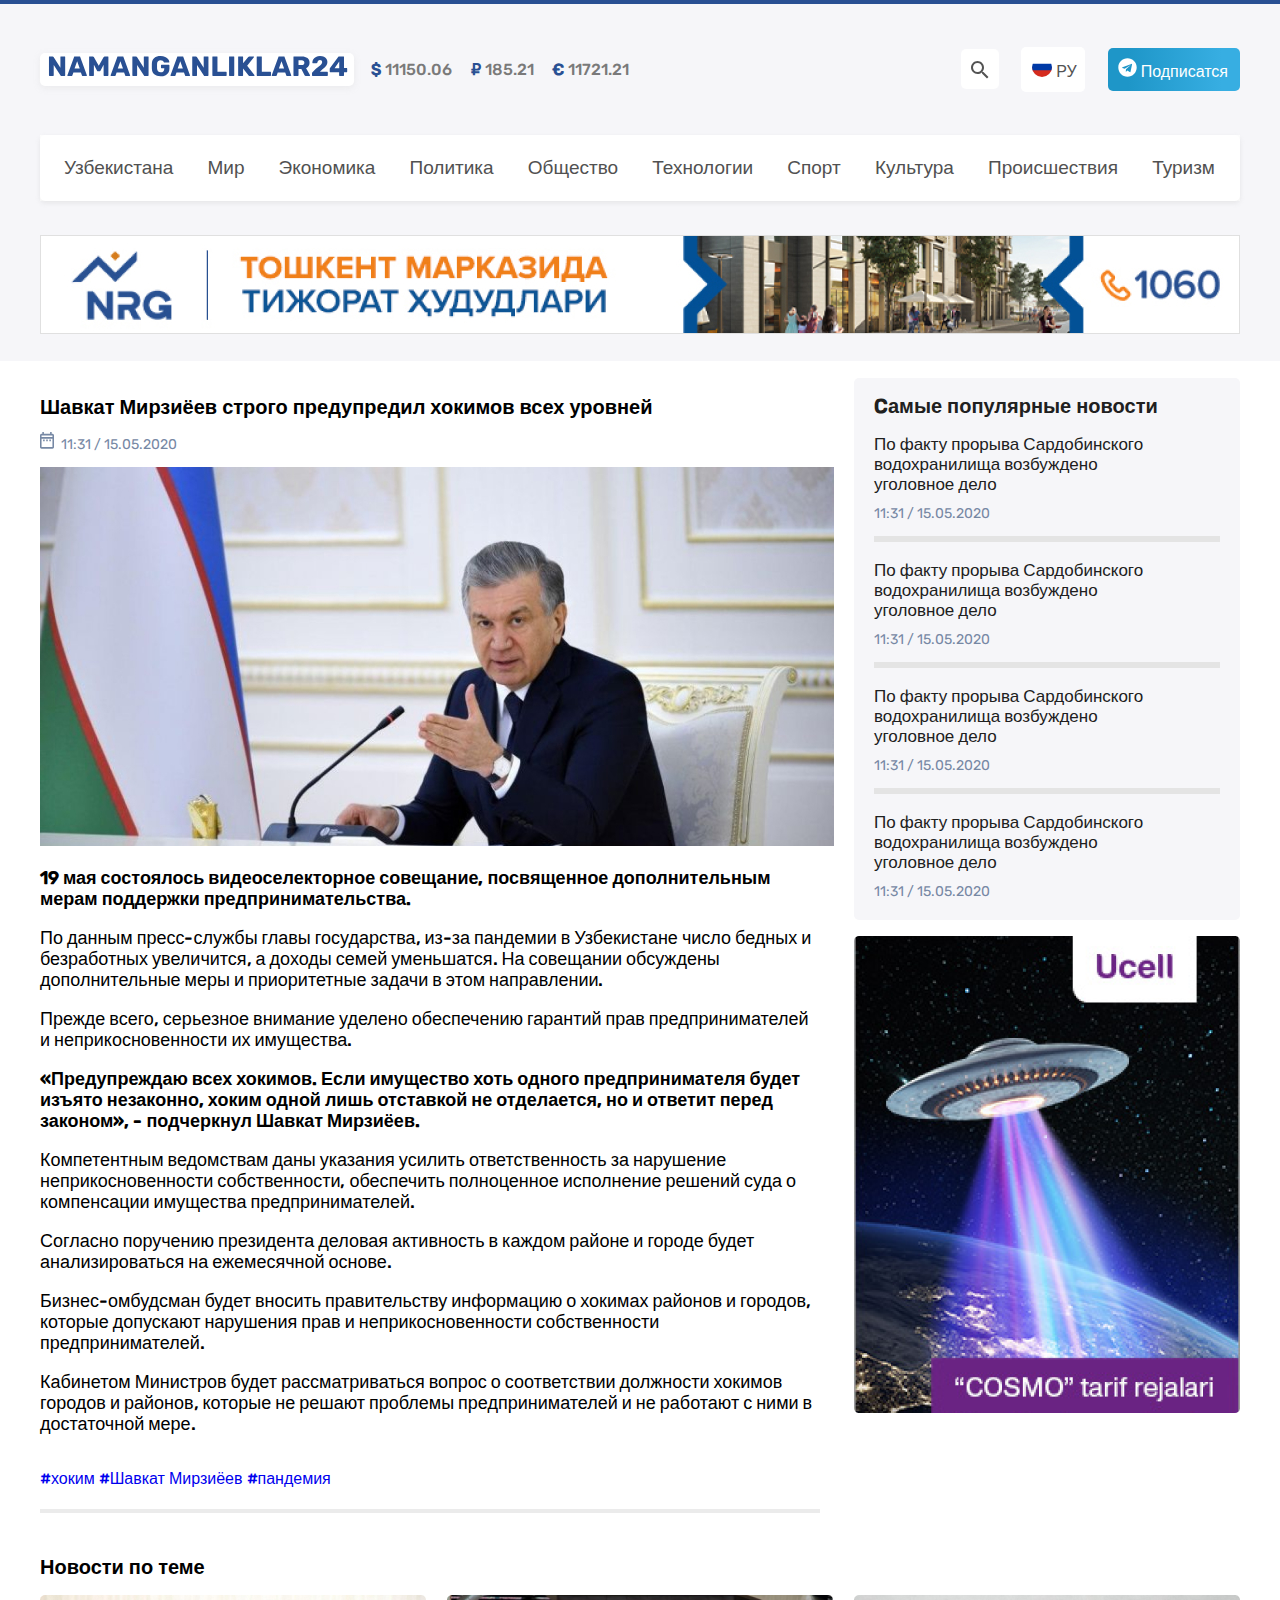
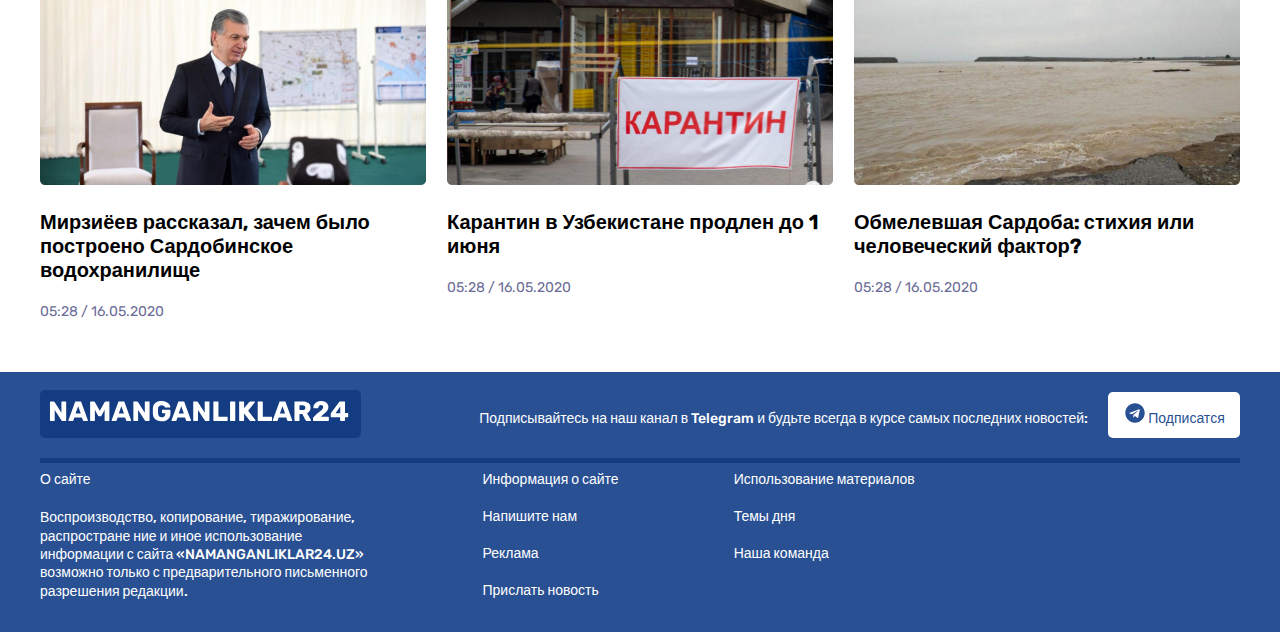
<file: page2.html>
<!DOCTYPE html>
<html lang="en">
<head>
    <meta charset="UTF-8">
    <title>Namanganliklar24 - Eng so'ngi yangiliklar bizda!</title>
    <link rel="stylesheet" href="css/main.css">
    <link rel="stylesheet" href="css/main-min.css">
</head>
<body>
<!-- Header start -->
<header class="site-header page2">
    <div class="container">
        <div class="site-header__wrapper">
            <div class="site-header__start">
                <a class="site-header__logo" href="./index.html">
                    <svg
                            class="svg"
                            width="300"
                            height="21"
                            viewBox="0 0 300 21"
                            fill="currentColor"
                            xmlns="http://www.w3.org/2000/svg"
                    >
                        <path
                                d="M1.66 20C1.47333 20 1.30533 19.9347 1.156 19.804C1.02533 19.6547 0.96 19.4867 0.96 19.3V1.1C0.96 0.894666 1.02533 0.726666 1.156 0.595999C1.30533 0.465332 1.47333 0.399999 1.66 0.399999H4.628C5.09467 0.399999 5.412 0.577332 5.58 0.931998L12.412 11.684V1.1C12.412 0.894666 12.4773 0.726666 12.608 0.595999C12.7573 0.465332 12.9253 0.399999 13.112 0.399999H16.472C16.6773 0.399999 16.8453 0.465332 16.976 0.595999C17.1067 0.726666 17.172 0.894666 17.172 1.1V19.272C17.172 19.4773 17.1067 19.6547 16.976 19.804C16.8453 19.9347 16.6773 20 16.472 20H13.476C13.0653 20 12.7573 19.8227 12.552 19.468L5.72 9.108V19.3C5.72 19.4867 5.65467 19.6547 5.524 19.804C5.39333 19.9347 5.22533 20 5.02 20H1.66ZM19.965 20C19.8157 20 19.6757 19.944 19.545 19.832C19.433 19.7013 19.377 19.5613 19.377 19.412C19.377 19.3 19.3863 19.216 19.405 19.16L25.985 1.184C26.041 0.959999 26.1623 0.773333 26.349 0.623999C26.5357 0.474665 26.7783 0.399999 27.077 0.399999H31.221C31.5197 0.399999 31.7623 0.474665 31.949 0.623999C32.1357 0.773333 32.257 0.959999 32.313 1.184L38.865 19.16L38.921 19.412C38.921 19.5613 38.8557 19.7013 38.725 19.832C38.613 19.944 38.473 20 38.305 20H34.861C34.413 20 34.1143 19.804 33.965 19.412L32.873 16.556H25.397L24.333 19.412C24.1837 19.804 23.8757 20 23.409 20H19.965ZM31.753 12.524L29.149 5.132L26.545 12.524H31.753ZM41.828 20C41.6413 20 41.4733 19.9347 41.324 19.804C41.1933 19.6547 41.128 19.4867 41.128 19.3V1.1C41.128 0.894666 41.1933 0.726666 41.324 0.595999C41.4733 0.465332 41.6413 0.399999 41.828 0.399999H44.852C45.3 0.399999 45.6266 0.605332 45.832 1.016L50.76 9.836L55.688 1.016C55.8933 0.605332 56.22 0.399999 56.668 0.399999H59.664C59.8693 0.399999 60.0373 0.465332 60.168 0.595999C60.3173 0.726666 60.392 0.894666 60.392 1.1V19.3C60.392 19.5053 60.3173 19.6733 60.168 19.804C60.0373 19.9347 59.8693 20 59.664 20H56.332C56.1266 20 55.9493 19.9347 55.8 19.804C55.6693 19.6733 55.604 19.5053 55.604 19.3V8.8L52.468 14.652C52.2253 15.0813 51.8986 15.296 51.488 15.296H50.032C49.7893 15.296 49.5933 15.24 49.444 15.128C49.2946 15.016 49.164 14.8573 49.052 14.652L45.888 8.8V19.3C45.888 19.4867 45.8226 19.6547 45.692 19.804C45.5613 19.9347 45.3933 20 45.188 20H41.828ZM63.1955 20C63.0461 20 62.9061 19.944 62.7755 19.832C62.6635 19.7013 62.6075 19.5613 62.6075 19.412C62.6075 19.3 62.6168 19.216 62.6355 19.16L69.2155 1.184C69.2715 0.959999 69.3928 0.773333 69.5795 0.623999C69.7661 0.474665 70.0088 0.399999 70.3075 0.399999H74.4515C74.7501 0.399999 74.9928 0.474665 75.1795 0.623999C75.3661 0.773333 75.4875 0.959999 75.5435 1.184L82.0955 19.16L82.1515 19.412C82.1515 19.5613 82.0861 19.7013 81.9555 19.832C81.8435 19.944 81.7035 20 81.5355 20H78.0915C77.6435 20 77.3448 19.804 77.1955 19.412L76.1035 16.556H68.6275L67.5635 19.412C67.4141 19.804 67.1061 20 66.6395 20H63.1955ZM74.9835 12.524L72.3795 5.132L69.7755 12.524H74.9835ZM85.0584 20C84.8718 20 84.7038 19.9347 84.5544 19.804C84.4238 19.6547 84.3584 19.4867 84.3584 19.3V1.1C84.3584 0.894666 84.4238 0.726666 84.5544 0.595999C84.7038 0.465332 84.8718 0.399999 85.0584 0.399999H88.0264C88.4931 0.399999 88.8104 0.577332 88.9784 0.931998L95.8104 11.684V1.1C95.8104 0.894666 95.8758 0.726666 96.0064 0.595999C96.1558 0.465332 96.3238 0.399999 96.5104 0.399999H99.8704C100.076 0.399999 100.244 0.465332 100.374 0.595999C100.505 0.726666 100.57 0.894666 100.57 1.1V19.272C100.57 19.4773 100.505 19.6547 100.374 19.804C100.244 19.9347 100.076 20 99.8704 20H96.8744C96.4638 20 96.1558 19.8227 95.9504 19.468L89.1184 9.108V19.3C89.1184 19.4867 89.0531 19.6547 88.9224 19.804C88.7918 19.9347 88.6238 20 88.4184 20H85.0584ZM112.575 20.28C109.887 20.28 107.787 19.6267 106.275 18.32C104.763 16.9947 103.961 15.1187 103.867 12.692C103.849 12.1507 103.839 11.292 103.839 10.116C103.839 8.94 103.849 8.08133 103.867 7.54C103.961 5.16933 104.773 3.34 106.303 2.052C107.853 0.763999 109.943 0.119999 112.575 0.119999C114.349 0.119999 115.889 0.409332 117.195 0.987999C118.521 1.56667 119.529 2.304 120.219 3.2C120.929 4.096 121.302 5.02 121.339 5.972C121.339 6.14 121.274 6.28 121.143 6.392C121.031 6.504 120.891 6.56 120.723 6.56H116.635C116.449 6.56 116.299 6.532 116.187 6.476C116.075 6.42 115.982 6.31733 115.907 6.168C115.665 5.62667 115.282 5.16 114.759 4.768C114.237 4.35733 113.509 4.152 112.575 4.152C110.354 4.152 109.187 5.328 109.075 7.68C109.057 8.20267 109.047 9.01467 109.047 10.116C109.047 11.1987 109.057 12.0107 109.075 12.552C109.187 15.016 110.382 16.248 112.659 16.248C113.761 16.248 114.638 15.968 115.291 15.408C115.963 14.8293 116.299 13.952 116.299 12.776V12.244H113.667C113.462 12.244 113.294 12.1787 113.163 12.048C113.033 11.8987 112.967 11.7213 112.967 11.516V9.444C112.967 9.23867 113.033 9.07067 113.163 8.94C113.294 8.79067 113.462 8.716 113.667 8.716H120.723C120.929 8.716 121.097 8.79067 121.227 8.94C121.358 9.07067 121.423 9.23867 121.423 9.444V12.636C121.423 14.2227 121.059 15.5947 120.331 16.752C119.603 17.8907 118.567 18.768 117.223 19.384C115.898 19.9813 114.349 20.28 112.575 20.28ZM123.078 20C122.929 20 122.789 19.944 122.658 19.832C122.546 19.7013 122.49 19.5613 122.49 19.412C122.49 19.3 122.5 19.216 122.518 19.16L129.098 1.184C129.154 0.959999 129.276 0.773333 129.462 0.623999C129.649 0.474665 129.892 0.399999 130.19 0.399999H134.334C134.633 0.399999 134.876 0.474665 135.062 0.623999C135.249 0.773333 135.37 0.959999 135.426 1.184L141.978 19.16L142.034 19.412C142.034 19.5613 141.969 19.7013 141.838 19.832C141.726 19.944 141.586 20 141.418 20H137.974C137.526 20 137.228 19.804 137.078 19.412L135.986 16.556H128.51L127.446 19.412C127.297 19.804 126.989 20 126.522 20H123.078ZM134.866 12.524L132.262 5.132L129.658 12.524H134.866ZM144.941 20C144.755 20 144.587 19.9347 144.437 19.804C144.307 19.6547 144.241 19.4867 144.241 19.3V1.1C144.241 0.894666 144.307 0.726666 144.437 0.595999C144.587 0.465332 144.755 0.399999 144.941 0.399999H147.909C148.376 0.399999 148.693 0.577332 148.861 0.931998L155.693 11.684V1.1C155.693 0.894666 155.759 0.726666 155.889 0.595999C156.039 0.465332 156.207 0.399999 156.393 0.399999H159.753C159.959 0.399999 160.127 0.465332 160.257 0.595999C160.388 0.726666 160.453 0.894666 160.453 1.1V19.272C160.453 19.4773 160.388 19.6547 160.257 19.804C160.127 19.9347 159.959 20 159.753 20H156.757C156.347 20 156.039 19.8227 155.833 19.468L149.001 9.108V19.3C149.001 19.4867 148.936 19.6547 148.805 19.804C148.675 19.9347 148.507 20 148.301 20H144.941ZM165.066 20C164.88 20 164.712 19.9347 164.562 19.804C164.432 19.6547 164.366 19.4867 164.366 19.3V1.1C164.366 0.894666 164.432 0.726666 164.562 0.595999C164.712 0.465332 164.88 0.399999 165.066 0.399999H168.762C168.968 0.399999 169.136 0.465332 169.266 0.595999C169.397 0.726666 169.462 0.894666 169.462 1.1V15.772H177.946C178.152 15.772 178.32 15.8467 178.45 15.996C178.581 16.1267 178.646 16.2947 178.646 16.5V19.3C178.646 19.4867 178.581 19.6547 178.45 19.804C178.32 19.9347 178.152 20 177.946 20H165.066ZM181.773 20C181.587 20 181.419 19.9347 181.269 19.804C181.139 19.6547 181.073 19.4867 181.073 19.3V1.1C181.073 0.894666 181.139 0.726666 181.269 0.595999C181.419 0.465332 181.587 0.399999 181.773 0.399999H185.525C185.731 0.399999 185.899 0.465332 186.029 0.595999C186.179 0.726666 186.253 0.894666 186.253 1.1V19.3C186.253 19.5053 186.179 19.6733 186.029 19.804C185.899 19.9347 185.731 20 185.525 20H181.773ZM190.851 20C190.665 20 190.497 19.9347 190.347 19.804C190.217 19.6547 190.151 19.4867 190.151 19.3V1.1C190.151 0.894666 190.217 0.726666 190.347 0.595999C190.497 0.465332 190.665 0.399999 190.851 0.399999H194.379C194.585 0.399999 194.753 0.465332 194.883 0.595999C195.014 0.726666 195.079 0.894666 195.079 1.1V7.316L200.259 0.931998C200.483 0.577332 200.847 0.399999 201.351 0.399999H205.383C205.551 0.399999 205.691 0.465332 205.803 0.595999C205.915 0.707999 205.971 0.838666 205.971 0.987999C205.971 1.11867 205.943 1.23067 205.887 1.324L199.167 9.78L206.391 19.076C206.466 19.1507 206.503 19.2627 206.503 19.412C206.503 19.5613 206.447 19.7013 206.335 19.832C206.223 19.944 206.083 20 205.915 20H201.743C201.295 20 200.922 19.8133 200.623 19.44L195.079 12.524V19.3C195.079 19.5053 195.014 19.6733 194.883 19.804C194.753 19.9347 194.585 20 194.379 20H190.851ZM209.418 20C209.231 20 209.063 19.9347 208.914 19.804C208.783 19.6547 208.718 19.4867 208.718 19.3V1.1C208.718 0.894666 208.783 0.726666 208.914 0.595999C209.063 0.465332 209.231 0.399999 209.418 0.399999H213.114C213.319 0.399999 213.487 0.465332 213.618 0.595999C213.748 0.726666 213.814 0.894666 213.814 1.1V15.772H222.298C222.503 15.772 222.671 15.8467 222.802 15.996C222.932 16.1267 222.998 16.2947 222.998 16.5V19.3C222.998 19.4867 222.932 19.6547 222.802 19.804C222.671 19.9347 222.503 20 222.298 20H209.418ZM224.305 20C224.156 20 224.016 19.944 223.885 19.832C223.773 19.7013 223.717 19.5613 223.717 19.412C223.717 19.3 223.726 19.216 223.745 19.16L230.325 1.184C230.381 0.959999 230.502 0.773333 230.689 0.623999C230.876 0.474665 231.118 0.399999 231.417 0.399999H235.561C235.86 0.399999 236.102 0.474665 236.289 0.623999C236.476 0.773333 236.597 0.959999 236.653 1.184L243.205 19.16L243.261 19.412C243.261 19.5613 243.196 19.7013 243.065 19.832C242.953 19.944 242.813 20 242.645 20H239.201C238.753 20 238.454 19.804 238.305 19.412L237.213 16.556H229.737L228.673 19.412C228.524 19.804 228.216 20 227.749 20H224.305ZM236.093 12.524L233.489 5.132L230.885 12.524H236.093ZM246.168 20C245.981 20 245.813 19.9347 245.664 19.804C245.533 19.6547 245.468 19.4867 245.468 19.3V1.1C245.468 0.894666 245.533 0.726666 245.664 0.595999C245.813 0.465332 245.981 0.399999 246.168 0.399999H253.784C256.229 0.399999 258.133 0.959999 259.496 2.08C260.877 3.18133 261.568 4.74933 261.568 6.784C261.568 8.09067 261.26 9.20133 260.644 10.116C260.028 11.0307 259.178 11.7307 258.096 12.216L261.932 19.104C261.988 19.216 262.016 19.3187 262.016 19.412C262.016 19.5613 261.95 19.7013 261.82 19.832C261.708 19.944 261.577 20 261.428 20H257.704C257.162 20 256.78 19.748 256.556 19.244L253.364 13.084H250.508V19.3C250.508 19.5053 250.433 19.6733 250.284 19.804C250.153 19.9347 249.985 20 249.78 20H246.168ZM253.728 9.108C254.586 9.108 255.24 8.90267 255.688 8.492C256.136 8.06267 256.36 7.47467 256.36 6.728C256.36 5.98133 256.136 5.39333 255.688 4.964C255.258 4.516 254.605 4.292 253.728 4.292H250.508V9.108H253.728ZM264.743 20C264.538 20 264.361 19.9347 264.211 19.804C264.081 19.6733 264.015 19.5053 264.015 19.3V17.312C264.015 16.752 264.249 16.2947 264.715 15.94L267.627 13.084C269.326 11.7773 270.614 10.76 271.491 10.032C272.369 9.304 273.031 8.64133 273.479 8.044C273.927 7.44667 274.151 6.87733 274.151 6.336C274.151 4.86133 273.423 4.124 271.967 4.124C271.202 4.124 270.614 4.35733 270.203 4.824C269.793 5.272 269.522 5.84133 269.391 6.532C269.279 6.96133 268.962 7.176 268.439 7.176H264.939C264.771 7.176 264.631 7.12 264.519 7.008C264.407 6.896 264.351 6.756 264.351 6.588C264.389 5.39333 264.715 4.30133 265.331 3.312C265.966 2.304 266.853 1.51067 267.991 0.931998C269.149 0.334665 270.474 0.0359983 271.967 0.0359983C273.535 0.0359983 274.879 0.287998 275.999 0.791999C277.119 1.296 277.969 2.00533 278.547 2.92C279.126 3.83467 279.415 4.89867 279.415 6.112C279.415 7.41867 279.005 8.61333 278.183 9.696C277.381 10.76 276.149 11.9173 274.487 13.168L271.911 15.772H279.107C279.313 15.772 279.481 15.8373 279.611 15.968C279.761 16.0987 279.835 16.2667 279.835 16.472V19.3C279.835 19.5053 279.761 19.6733 279.611 19.804C279.481 19.9347 279.313 20 279.107 20H264.743ZM291.833 20C291.647 20 291.479 19.9347 291.329 19.804C291.199 19.6547 291.133 19.4867 291.133 19.3V16.136H282.425C282.22 16.136 282.052 16.0707 281.921 15.94C281.791 15.8093 281.725 15.6413 281.725 15.436V12.776C281.725 12.496 281.828 12.2067 282.033 11.908L290.181 0.875999C290.443 0.558666 290.788 0.399999 291.217 0.399999H295.305C295.511 0.399999 295.679 0.465332 295.809 0.595999C295.94 0.726666 296.005 0.894666 296.005 1.1V11.964H298.469C298.693 11.964 298.871 12.0387 299.001 12.188C299.132 12.3187 299.197 12.4773 299.197 12.664V15.436C299.197 15.6413 299.132 15.8093 299.001 15.94C298.871 16.0707 298.703 16.136 298.497 16.136H296.005V19.3C296.005 19.4867 295.94 19.6547 295.809 19.804C295.679 19.9347 295.511 20 295.305 20H291.833ZM291.245 12.16V5.552L286.541 12.16H291.245Z"
                                fill="currentColor"
                        />
                    </svg>
                </a>

                <ul class="currency-list">
                    <li class="currency-item">
                        <span class="currency-symbol">&dollar;</span>
                        11150.06
                    </li>
                    <li class="currency-item">
                        <span class="currency-symbol">&#8381;</span>
                        185.21
                    </li>
                    <li class="currency-item">
                        <span class="currency-symbol">&euro;</span>
                        11721.21
                    </li>
                </ul>
            </div>
            <div class="site-header__end">
                <form action="https://echo.htmlacademy.ru/" method="post">
                    <label>
                        <input
                                class="site-header__search"
                                type="search"
                                name="search"
                                aria-label="Enter Search Input"
                        />
                    </label>
                </form>

                <div class="site-header__languages">
                    <img
                            class="site-header__languages-icon"
                            src="./images/icons/russian-flag-icon.svg"
                            alt="Russian flag icon"
                            width="20"
                            height="20"
                    />
                    <span class="site-header__languages-text"> РУ </span>
                </div>

                <button class="site-header__btn" type="button">
                    <img
                            class="site-header__btn-icon"
                            src="./images/icons/telegram-icon.svg"
                            alt="Telegram icon"
                            width="19"
                            height="19"
                    />
                    Подписатся
                </button>
            </div>
        </div>
        <nav class="site-header__nav">
            <ul class="site-header__nav-list">
                <li class="site-header__nav-item">
                    <a class="site-header__nav-link" href="#">Узбекистана</a>
                </li>
                <li class="site-header__nav-item">
                    <a class="site-header__nav-link" href="#">Мир</a>
                </li>
                <li class="site-header__nav-item">
                    <a class="site-header__nav-link" href="#">Экономика</a>
                </li>
                <li class="site-header__nav-item">
                    <a class="site-header__nav-link" href="#">Политика</a>
                </li>
                <li class="site-header__nav-item">
                    <a class="site-header__nav-link" href="#">Общество</a>
                </li>
                <li class="site-header__nav-item">
                    <a class="site-header__nav-link" href="#">Технологии</a>
                </li>
                <li class="site-header__nav-item">
                    <a class="site-header__nav-link" href="#">Спорт</a>
                </li>
                <li class="site-header__nav-item">
                    <a class="site-header__nav-link" href="#">Культура</a>
                </li>
                <li class="site-header__nav-item">
                    <a class="site-header__nav-link" href="#">Происшествия</a>
                </li>
                <li class="site-header__nav-item">
                    <a class="site-header__nav-link" href="#">Туризм</a>
                </li>
            </ul>
        </nav>
    </div>
</header>
<!-- Header end -->

<!-- Aside start -->
<aside class="site-aside page2">
    <div class="container">
        <img
                class="site-aside__img"
                src="./images/nrg-banner.jpg"
                alt="NRG Banner"
                width="1200"
                height="99"
        />
    </div>
</aside>
<!-- Aside end -->

<h1 class="visually-hidden">
    Namanganliklar24 - Eng so'ngi yangiliklar bizda!
</h1>

<!-- Main start -->
<main class="site-main">
    <!--  news section start  -->
    <section class="news-section">
        <div class="container">
            <div class="news-section__wrapper">
                <div class="news-section__start">
                    <h2 class="news-section__subtitle">
                        Шавкат Мирзиёев строго предупредил хокимов всех уровней
                    </h2>
                    <time class="news-section__start-item-time">
                        <img class="news-section_calendar"
                             src="./images/icons/calendar.svg"
                             alt="Calendar icon"
                             width="14"
                             height="17"
                        />
                        11:31 / 15.05.2020
                    </time>
                    <img class="news-section__prezident"
                         src="images/prezident2.jpg"
                         alt="Prezident"
                         width="794"
                         height="379">
                    <p class="news-section__start-text">
                        <b>19 мая состоялось видеоселекторное совещание, посвященное дополнительным мерам поддержки
                            предпринимательства.
                        </b>
                    </p>
                    <p class="news-section__start-text">
                        По данным пресс-службы главы государства, из-за пандемии в Узбекистане число бедных и
                        безработных увеличится, а доходы семей уменьшатся. На совещании обсуждены дополнительные меры и
                        приоритетные задачи в этом направлении.
                    </p>
                    <p class="news-section__start-text">
                        Прежде всего, серьезное внимание уделено обеспечению гарантий прав предпринимателей и
                        неприкосновенности их имущества.
                    </p>
                    <p class="news-section__start-text">
                        <b>
                            «Предупреждаю всех хокимов. Если имущество хоть одного предпринимателя будет изъято незаконно,
                            хоким одной лишь отставкой не отделается, но и ответит перед законом», - подчеркнул Шавкат
                            Мирзиёев.
                        </b>
                    </p>
                    <p class="news-section__start-text">
                        Компетентным ведомствам даны указания усилить ответственность за нарушение неприкосновенности
                        собственности, обеспечить полноценное исполнение решений суда о компенсации имущества
                        предпринимателей.
                    </p>
                    <p class="news-section__start-text">
                        Согласно поручению президента деловая активность в каждом районе и городе будет анализироваться
                        на ежемесячной основе.
                    </p>
                    <p class="news-section__start-text">
                        Бизнес-омбудсман будет вносить правительству информацию о хокимах районов и городов, которые
                        допускают нарушения прав и неприкосновенности собственности предпринимателей.
                    </p>
                    <p class="news-section__start-text">
                        Кабинетом Министров будет рассматриваться вопрос о соответствии должности хокимов городов и
                        районов, которые не решают проблемы предпринимателей и не работают с ними в достаточной мере.
                    </p>
                    <a class="news-section__footer-link" href="#" >
                        #хоким
                        #Шавкат Мирзиёев
                        #пандемия
                    </a>
                    <hr class="news-section__start-line">
                </div>
                <div class="news-section__end">
                    <h3 class="news-section__end-subtitle">
                        Cамые популярные новости
                    </h3>
                    <ul class="news-section__end-list">
                        <li class="news-section__end-item">
                            По факту прорыва Сардобинского водохранилища
                            возбуждено уголовное дело
                            <time class="news-section__start-item-time">
                                11:31 / 15.05.2020
                            </time>
                        </li>
                        <hr class="line">
                        <li class="news-section__end-item">
                            По факту прорыва Сардобинского водохранилища
                            возбуждено уголовное дело
                            <time class="news-section__start-item-time">
                                11:31 / 15.05.2020
                            </time>
                        </li>
                        <hr class="line">
                        <li class="news-section__end-item">
                            По факту прорыва Сардобинского водохранилища
                            возбуждено уголовное дело
                            <time class="news-section__start-item-time">
                                11:31 / 15.05.2020
                            </time>
                        </li>
                        <hr class="line">
                        <li class="news-section__end-item">
                            По факту прорыва Сардобинского водохранилища
                            возбуждено уголовное дело
                            <time class="news-section__start-item-time">
                                11:31 / 15.05.2020
                            </time>
                        </li>
                    </ul>
                    <img class="news-section__end-img"
                         src="images/ucell.png"
                         alt="Ucell Cosmo ta'rifi"
                         width="386"
                         height="477"
                    />
                </div>
            </div>
        </div>
    </section>
    <!--  news section end  -->
    <!-- News section start -->
    <section class="news-section">
        <div class="container">
            <h2 class="news-section__title">
                Новости по теме
            </h2>
            <ul class="news-section__list">
                <h2 class="visually-hidden">O'zbekiston va Jahon yangiliklar!</h2>
                <li class="news-section__item">
                    <a class="news-section__link" href="#">
                        <img
                                class="news-section__img"
                                src="./images/prezident.jpg"
                                srcset="
                    ./images/prezident.jpg    1x,
                    ./images/prezident@2x.jpg 2x
                  "
                                alt="Shavkat Mirziyoyev"
                                width="386"
                                height="190"
                        />
                        <h3 class="news-section__title">
                            Мирзиёев рассказал, зачем было построено Сардобинское
                            водохранилище
                        </h3>
                        <time class="news-section__time" datetime="16.05.2020T05:28"
                        >05:28 / 16.05.2020
                        </time
                        >
                    </a>
                </li>
                <li class="news-section__item">
                    <a class="news-section__link" href="#">
                        <img
                                class="news-section__img"
                                src="./images/karantin.jpg"
                                srcset="./images/karantin.jpg 1x, ./images/karantin@2x.png 2x"
                                alt="Karantin"
                                width="386"
                                height="190"
                        />
                        <h3 class="news-section__title">
                            Карантин в Узбекистане продлен до 1 июня
                        </h3>
                        <time class="news-section__time" datetime="16.05.2020T05:28"
                        >05:28 / 16.05.2020
                        </time
                        >
                    </a>
                </li>
                <li class="news-section__item">
                    <a class="news-section__link" href="#">
                        <img
                                class="news-section__img"
                                src="./images/sardoba.jpg"
                                srcset="./images/sardoba.jpg 1x, ./images/sardoba@2x.png 2x"
                                alt="Sardoba"
                                width="386"
                                height="190"
                        />
                        <h3 class="news-section__title">
                            Обмелевшая Сардоба: стихия или человеческий фактор?
                        </h3>
                        <time class="news-section__time" datetime="16.05.2020T05:28"
                        >05:28 / 16.05.2020
                        </time
                        >
                    </a>
                </li>
            </ul>
        </div>
    </section>
    <!-- News section end -->
</main>
<!-- Main end -->

<!-- Footer start -->
<footer class="footer">
    <div class="container">
        <div class="footer-top">
            <a class="footer-logo" href="index.html">
                <svg
                        class="svg"
                        width="300"
                        height="21"
                        viewBox="0 0 300 21"
                        fill="currentColor"
                        xmlns="http://www.w3.org/2000/svg"
                >
                    <path
                            d="M1.66 20C1.47333 20 1.30533 19.9347 1.156 19.804C1.02533 19.6547 0.96 19.4867 0.96 19.3V1.1C0.96 0.894666 1.02533 0.726666 1.156 0.595999C1.30533 0.465332 1.47333 0.399999 1.66 0.399999H4.628C5.09467 0.399999 5.412 0.577332 5.58 0.931998L12.412 11.684V1.1C12.412 0.894666 12.4773 0.726666 12.608 0.595999C12.7573 0.465332 12.9253 0.399999 13.112 0.399999H16.472C16.6773 0.399999 16.8453 0.465332 16.976 0.595999C17.1067 0.726666 17.172 0.894666 17.172 1.1V19.272C17.172 19.4773 17.1067 19.6547 16.976 19.804C16.8453 19.9347 16.6773 20 16.472 20H13.476C13.0653 20 12.7573 19.8227 12.552 19.468L5.72 9.108V19.3C5.72 19.4867 5.65467 19.6547 5.524 19.804C5.39333 19.9347 5.22533 20 5.02 20H1.66ZM19.965 20C19.8157 20 19.6757 19.944 19.545 19.832C19.433 19.7013 19.377 19.5613 19.377 19.412C19.377 19.3 19.3863 19.216 19.405 19.16L25.985 1.184C26.041 0.959999 26.1623 0.773333 26.349 0.623999C26.5357 0.474665 26.7783 0.399999 27.077 0.399999H31.221C31.5197 0.399999 31.7623 0.474665 31.949 0.623999C32.1357 0.773333 32.257 0.959999 32.313 1.184L38.865 19.16L38.921 19.412C38.921 19.5613 38.8557 19.7013 38.725 19.832C38.613 19.944 38.473 20 38.305 20H34.861C34.413 20 34.1143 19.804 33.965 19.412L32.873 16.556H25.397L24.333 19.412C24.1837 19.804 23.8757 20 23.409 20H19.965ZM31.753 12.524L29.149 5.132L26.545 12.524H31.753ZM41.828 20C41.6413 20 41.4733 19.9347 41.324 19.804C41.1933 19.6547 41.128 19.4867 41.128 19.3V1.1C41.128 0.894666 41.1933 0.726666 41.324 0.595999C41.4733 0.465332 41.6413 0.399999 41.828 0.399999H44.852C45.3 0.399999 45.6266 0.605332 45.832 1.016L50.76 9.836L55.688 1.016C55.8933 0.605332 56.22 0.399999 56.668 0.399999H59.664C59.8693 0.399999 60.0373 0.465332 60.168 0.595999C60.3173 0.726666 60.392 0.894666 60.392 1.1V19.3C60.392 19.5053 60.3173 19.6733 60.168 19.804C60.0373 19.9347 59.8693 20 59.664 20H56.332C56.1266 20 55.9493 19.9347 55.8 19.804C55.6693 19.6733 55.604 19.5053 55.604 19.3V8.8L52.468 14.652C52.2253 15.0813 51.8986 15.296 51.488 15.296H50.032C49.7893 15.296 49.5933 15.24 49.444 15.128C49.2946 15.016 49.164 14.8573 49.052 14.652L45.888 8.8V19.3C45.888 19.4867 45.8226 19.6547 45.692 19.804C45.5613 19.9347 45.3933 20 45.188 20H41.828ZM63.1955 20C63.0461 20 62.9061 19.944 62.7755 19.832C62.6635 19.7013 62.6075 19.5613 62.6075 19.412C62.6075 19.3 62.6168 19.216 62.6355 19.16L69.2155 1.184C69.2715 0.959999 69.3928 0.773333 69.5795 0.623999C69.7661 0.474665 70.0088 0.399999 70.3075 0.399999H74.4515C74.7501 0.399999 74.9928 0.474665 75.1795 0.623999C75.3661 0.773333 75.4875 0.959999 75.5435 1.184L82.0955 19.16L82.1515 19.412C82.1515 19.5613 82.0861 19.7013 81.9555 19.832C81.8435 19.944 81.7035 20 81.5355 20H78.0915C77.6435 20 77.3448 19.804 77.1955 19.412L76.1035 16.556H68.6275L67.5635 19.412C67.4141 19.804 67.1061 20 66.6395 20H63.1955ZM74.9835 12.524L72.3795 5.132L69.7755 12.524H74.9835ZM85.0584 20C84.8718 20 84.7038 19.9347 84.5544 19.804C84.4238 19.6547 84.3584 19.4867 84.3584 19.3V1.1C84.3584 0.894666 84.4238 0.726666 84.5544 0.595999C84.7038 0.465332 84.8718 0.399999 85.0584 0.399999H88.0264C88.4931 0.399999 88.8104 0.577332 88.9784 0.931998L95.8104 11.684V1.1C95.8104 0.894666 95.8758 0.726666 96.0064 0.595999C96.1558 0.465332 96.3238 0.399999 96.5104 0.399999H99.8704C100.076 0.399999 100.244 0.465332 100.374 0.595999C100.505 0.726666 100.57 0.894666 100.57 1.1V19.272C100.57 19.4773 100.505 19.6547 100.374 19.804C100.244 19.9347 100.076 20 99.8704 20H96.8744C96.4638 20 96.1558 19.8227 95.9504 19.468L89.1184 9.108V19.3C89.1184 19.4867 89.0531 19.6547 88.9224 19.804C88.7918 19.9347 88.6238 20 88.4184 20H85.0584ZM112.575 20.28C109.887 20.28 107.787 19.6267 106.275 18.32C104.763 16.9947 103.961 15.1187 103.867 12.692C103.849 12.1507 103.839 11.292 103.839 10.116C103.839 8.94 103.849 8.08133 103.867 7.54C103.961 5.16933 104.773 3.34 106.303 2.052C107.853 0.763999 109.943 0.119999 112.575 0.119999C114.349 0.119999 115.889 0.409332 117.195 0.987999C118.521 1.56667 119.529 2.304 120.219 3.2C120.929 4.096 121.302 5.02 121.339 5.972C121.339 6.14 121.274 6.28 121.143 6.392C121.031 6.504 120.891 6.56 120.723 6.56H116.635C116.449 6.56 116.299 6.532 116.187 6.476C116.075 6.42 115.982 6.31733 115.907 6.168C115.665 5.62667 115.282 5.16 114.759 4.768C114.237 4.35733 113.509 4.152 112.575 4.152C110.354 4.152 109.187 5.328 109.075 7.68C109.057 8.20267 109.047 9.01467 109.047 10.116C109.047 11.1987 109.057 12.0107 109.075 12.552C109.187 15.016 110.382 16.248 112.659 16.248C113.761 16.248 114.638 15.968 115.291 15.408C115.963 14.8293 116.299 13.952 116.299 12.776V12.244H113.667C113.462 12.244 113.294 12.1787 113.163 12.048C113.033 11.8987 112.967 11.7213 112.967 11.516V9.444C112.967 9.23867 113.033 9.07067 113.163 8.94C113.294 8.79067 113.462 8.716 113.667 8.716H120.723C120.929 8.716 121.097 8.79067 121.227 8.94C121.358 9.07067 121.423 9.23867 121.423 9.444V12.636C121.423 14.2227 121.059 15.5947 120.331 16.752C119.603 17.8907 118.567 18.768 117.223 19.384C115.898 19.9813 114.349 20.28 112.575 20.28ZM123.078 20C122.929 20 122.789 19.944 122.658 19.832C122.546 19.7013 122.49 19.5613 122.49 19.412C122.49 19.3 122.5 19.216 122.518 19.16L129.098 1.184C129.154 0.959999 129.276 0.773333 129.462 0.623999C129.649 0.474665 129.892 0.399999 130.19 0.399999H134.334C134.633 0.399999 134.876 0.474665 135.062 0.623999C135.249 0.773333 135.37 0.959999 135.426 1.184L141.978 19.16L142.034 19.412C142.034 19.5613 141.969 19.7013 141.838 19.832C141.726 19.944 141.586 20 141.418 20H137.974C137.526 20 137.228 19.804 137.078 19.412L135.986 16.556H128.51L127.446 19.412C127.297 19.804 126.989 20 126.522 20H123.078ZM134.866 12.524L132.262 5.132L129.658 12.524H134.866ZM144.941 20C144.755 20 144.587 19.9347 144.437 19.804C144.307 19.6547 144.241 19.4867 144.241 19.3V1.1C144.241 0.894666 144.307 0.726666 144.437 0.595999C144.587 0.465332 144.755 0.399999 144.941 0.399999H147.909C148.376 0.399999 148.693 0.577332 148.861 0.931998L155.693 11.684V1.1C155.693 0.894666 155.759 0.726666 155.889 0.595999C156.039 0.465332 156.207 0.399999 156.393 0.399999H159.753C159.959 0.399999 160.127 0.465332 160.257 0.595999C160.388 0.726666 160.453 0.894666 160.453 1.1V19.272C160.453 19.4773 160.388 19.6547 160.257 19.804C160.127 19.9347 159.959 20 159.753 20H156.757C156.347 20 156.039 19.8227 155.833 19.468L149.001 9.108V19.3C149.001 19.4867 148.936 19.6547 148.805 19.804C148.675 19.9347 148.507 20 148.301 20H144.941ZM165.066 20C164.88 20 164.712 19.9347 164.562 19.804C164.432 19.6547 164.366 19.4867 164.366 19.3V1.1C164.366 0.894666 164.432 0.726666 164.562 0.595999C164.712 0.465332 164.88 0.399999 165.066 0.399999H168.762C168.968 0.399999 169.136 0.465332 169.266 0.595999C169.397 0.726666 169.462 0.894666 169.462 1.1V15.772H177.946C178.152 15.772 178.32 15.8467 178.45 15.996C178.581 16.1267 178.646 16.2947 178.646 16.5V19.3C178.646 19.4867 178.581 19.6547 178.45 19.804C178.32 19.9347 178.152 20 177.946 20H165.066ZM181.773 20C181.587 20 181.419 19.9347 181.269 19.804C181.139 19.6547 181.073 19.4867 181.073 19.3V1.1C181.073 0.894666 181.139 0.726666 181.269 0.595999C181.419 0.465332 181.587 0.399999 181.773 0.399999H185.525C185.731 0.399999 185.899 0.465332 186.029 0.595999C186.179 0.726666 186.253 0.894666 186.253 1.1V19.3C186.253 19.5053 186.179 19.6733 186.029 19.804C185.899 19.9347 185.731 20 185.525 20H181.773ZM190.851 20C190.665 20 190.497 19.9347 190.347 19.804C190.217 19.6547 190.151 19.4867 190.151 19.3V1.1C190.151 0.894666 190.217 0.726666 190.347 0.595999C190.497 0.465332 190.665 0.399999 190.851 0.399999H194.379C194.585 0.399999 194.753 0.465332 194.883 0.595999C195.014 0.726666 195.079 0.894666 195.079 1.1V7.316L200.259 0.931998C200.483 0.577332 200.847 0.399999 201.351 0.399999H205.383C205.551 0.399999 205.691 0.465332 205.803 0.595999C205.915 0.707999 205.971 0.838666 205.971 0.987999C205.971 1.11867 205.943 1.23067 205.887 1.324L199.167 9.78L206.391 19.076C206.466 19.1507 206.503 19.2627 206.503 19.412C206.503 19.5613 206.447 19.7013 206.335 19.832C206.223 19.944 206.083 20 205.915 20H201.743C201.295 20 200.922 19.8133 200.623 19.44L195.079 12.524V19.3C195.079 19.5053 195.014 19.6733 194.883 19.804C194.753 19.9347 194.585 20 194.379 20H190.851ZM209.418 20C209.231 20 209.063 19.9347 208.914 19.804C208.783 19.6547 208.718 19.4867 208.718 19.3V1.1C208.718 0.894666 208.783 0.726666 208.914 0.595999C209.063 0.465332 209.231 0.399999 209.418 0.399999H213.114C213.319 0.399999 213.487 0.465332 213.618 0.595999C213.748 0.726666 213.814 0.894666 213.814 1.1V15.772H222.298C222.503 15.772 222.671 15.8467 222.802 15.996C222.932 16.1267 222.998 16.2947 222.998 16.5V19.3C222.998 19.4867 222.932 19.6547 222.802 19.804C222.671 19.9347 222.503 20 222.298 20H209.418ZM224.305 20C224.156 20 224.016 19.944 223.885 19.832C223.773 19.7013 223.717 19.5613 223.717 19.412C223.717 19.3 223.726 19.216 223.745 19.16L230.325 1.184C230.381 0.959999 230.502 0.773333 230.689 0.623999C230.876 0.474665 231.118 0.399999 231.417 0.399999H235.561C235.86 0.399999 236.102 0.474665 236.289 0.623999C236.476 0.773333 236.597 0.959999 236.653 1.184L243.205 19.16L243.261 19.412C243.261 19.5613 243.196 19.7013 243.065 19.832C242.953 19.944 242.813 20 242.645 20H239.201C238.753 20 238.454 19.804 238.305 19.412L237.213 16.556H229.737L228.673 19.412C228.524 19.804 228.216 20 227.749 20H224.305ZM236.093 12.524L233.489 5.132L230.885 12.524H236.093ZM246.168 20C245.981 20 245.813 19.9347 245.664 19.804C245.533 19.6547 245.468 19.4867 245.468 19.3V1.1C245.468 0.894666 245.533 0.726666 245.664 0.595999C245.813 0.465332 245.981 0.399999 246.168 0.399999H253.784C256.229 0.399999 258.133 0.959999 259.496 2.08C260.877 3.18133 261.568 4.74933 261.568 6.784C261.568 8.09067 261.26 9.20133 260.644 10.116C260.028 11.0307 259.178 11.7307 258.096 12.216L261.932 19.104C261.988 19.216 262.016 19.3187 262.016 19.412C262.016 19.5613 261.95 19.7013 261.82 19.832C261.708 19.944 261.577 20 261.428 20H257.704C257.162 20 256.78 19.748 256.556 19.244L253.364 13.084H250.508V19.3C250.508 19.5053 250.433 19.6733 250.284 19.804C250.153 19.9347 249.985 20 249.78 20H246.168ZM253.728 9.108C254.586 9.108 255.24 8.90267 255.688 8.492C256.136 8.06267 256.36 7.47467 256.36 6.728C256.36 5.98133 256.136 5.39333 255.688 4.964C255.258 4.516 254.605 4.292 253.728 4.292H250.508V9.108H253.728ZM264.743 20C264.538 20 264.361 19.9347 264.211 19.804C264.081 19.6733 264.015 19.5053 264.015 19.3V17.312C264.015 16.752 264.249 16.2947 264.715 15.94L267.627 13.084C269.326 11.7773 270.614 10.76 271.491 10.032C272.369 9.304 273.031 8.64133 273.479 8.044C273.927 7.44667 274.151 6.87733 274.151 6.336C274.151 4.86133 273.423 4.124 271.967 4.124C271.202 4.124 270.614 4.35733 270.203 4.824C269.793 5.272 269.522 5.84133 269.391 6.532C269.279 6.96133 268.962 7.176 268.439 7.176H264.939C264.771 7.176 264.631 7.12 264.519 7.008C264.407 6.896 264.351 6.756 264.351 6.588C264.389 5.39333 264.715 4.30133 265.331 3.312C265.966 2.304 266.853 1.51067 267.991 0.931998C269.149 0.334665 270.474 0.0359983 271.967 0.0359983C273.535 0.0359983 274.879 0.287998 275.999 0.791999C277.119 1.296 277.969 2.00533 278.547 2.92C279.126 3.83467 279.415 4.89867 279.415 6.112C279.415 7.41867 279.005 8.61333 278.183 9.696C277.381 10.76 276.149 11.9173 274.487 13.168L271.911 15.772H279.107C279.313 15.772 279.481 15.8373 279.611 15.968C279.761 16.0987 279.835 16.2667 279.835 16.472V19.3C279.835 19.5053 279.761 19.6733 279.611 19.804C279.481 19.9347 279.313 20 279.107 20H264.743ZM291.833 20C291.647 20 291.479 19.9347 291.329 19.804C291.199 19.6547 291.133 19.4867 291.133 19.3V16.136H282.425C282.22 16.136 282.052 16.0707 281.921 15.94C281.791 15.8093 281.725 15.6413 281.725 15.436V12.776C281.725 12.496 281.828 12.2067 282.033 11.908L290.181 0.875999C290.443 0.558666 290.788 0.399999 291.217 0.399999H295.305C295.511 0.399999 295.679 0.465332 295.809 0.595999C295.94 0.726666 296.005 0.894666 296.005 1.1V11.964H298.469C298.693 11.964 298.871 12.0387 299.001 12.188C299.132 12.3187 299.197 12.4773 299.197 12.664V15.436C299.197 15.6413 299.132 15.8093 299.001 15.94C298.871 16.0707 298.703 16.136 298.497 16.136H296.005V19.3C296.005 19.4867 295.94 19.6547 295.809 19.804C295.679 19.9347 295.511 20 295.305 20H291.833ZM291.245 12.16V5.552L286.541 12.16H291.245Z"
                            fill="currentColor"
                    />
                </svg>
            </a>
            <div class="footer-top__end">
                <span class="offer">
                    Подписывайтесь на наш канал в Telegram и будьте всегда в курсе самых последних новостей:
                </span>
                <button class="footer-btn" type="button">
                    <img class="telegram-icon"
                         src="images/icons/cib_telegram.svg"
                         alt="Telegram Icon"
                         width="20"
                         height="20">
                    Подписатся
                </button>
            </div>
        </div>
        <hr class="footer-line">
        <div class="footer-bottom">
            <ul class="footer-bottom__list">
                <li class="footer-bottom__item">
                    <a class="footer-bottom__link" href="#">
                        О сайте
                    </a>
                    <a class="footer-bottom__item-link" href="#">
                        Воспроизводство, копирование, тиражирование, <br> распростране ние и иное использование <br>
                        информации с
                        сайта «NAMANGANLIKLAR24.UZ» <br> возможно только с предварительного письменного <br> разрешения
                        редакции.
                    </a>
                </li>
                <li class="footer-bottom__item">
                    <a class="footer-bottom__link" href="#">
                        Информация о сайте
                    </a>
                    <ul class="list">
                        <li class="item">
                            <a class="footer-bottom__link" href="#">
                                Напишите нам
                            </a>
                        </li>
                        <li class="item">
                            <a class="footer-bottom__link" href="#">
                                Реклама
                            </a>
                        </li>
                        <li class="item">
                            <a class="footer-bottom__link" href="#">
                                Прислать новость
                            </a>
                        </li>
                    </ul>
                </li>
                <li class="footer-bottom__item">
                    <a class="footer-bottom__link" href="#">
                        Использование материалов
                    </a>
                    <ul class="list">
                        <li class="item">
                            <a class="footer-bottom__link" href="#">
                                Темы дня
                            </a>
                        </li>
                        <li class="item">
                            <a class="footer-bottom__link" href="#">
                                Наша команда
                            </a>
                        </li>
                    </ul>
                </li>
            </ul>
        </div>
    </div>
</footer>
<!-- Footer end -->
</body>
</html>
</file>
<file: css/main-min.css>
button,hr,input{overflow:visible}progress,sub,sup{vertical-align:baseline}[type=checkbox],[type=radio],legend{box-sizing:border-box;padding:0}html{line-height:1.15;-webkit-text-size-adjust:100%}body{margin:0}details,main{display:block}h1{font-size:2em;margin:.67em 0}hr{box-sizing:content-box;height:0}code,kbd,pre,samp{font-family:monospace,monospace;font-size:1em}a{background-color:transparent}abbr[title]{border-bottom:none;text-decoration:underline;text-decoration:underline dotted}b,strong{font-weight:bolder}small{font-size:80%}sub,sup{font-size:75%;line-height:0;position:relative}sub{bottom:-.25em}sup{top:-.5em}img{border-style:none}button,input,optgroup,select,textarea{font-family:inherit;font-size:100%;line-height:1.15;margin:0}button,select{text-transform:none}[type=button],[type=reset],[type=submit],button{-webkit-appearance:button}[type=button]::-moz-focus-inner,[type=reset]::-moz-focus-inner,[type=submit]::-moz-focus-inner,button::-moz-focus-inner{border-style:none;padding:0}[type=button]:-moz-focusring,[type=reset]:-moz-focusring,[type=submit]:-moz-focusring,button:-moz-focusring{outline:ButtonText dotted 1px}fieldset{padding:.35em .75em .625em}legend{color:inherit;display:table;max-width:100%;white-space:normal}textarea{overflow:auto}[type=number]::-webkit-inner-spin-button,[type=number]::-webkit-outer-spin-button{height:auto}[type=search]{-webkit-appearance:textfield;outline-offset:-2px}[type=search]::-webkit-search-decoration{-webkit-appearance:none}::-webkit-file-upload-button{-webkit-appearance:button;font:inherit}summary{display:list-item}[hidden],template{display:none}
.currency-item,.site-header__btn,.site-header__languages-text{font-size:16px;line-height:19px}@font-face{font-family:Rubik;font-style:normal;font-weight:400;src:url('../fonts/rubik-v21-latin-regular.eot');src:local(''),url('../fonts/rubik-v21-latin-regular.woff2') format('woff2'),url('../fonts/rubik-v21-latin-regular.woff') format('woff'),}@font-face{font-family:Rubik;font-style:normal;font-weight:500;src:url('../fonts/rubik-v21-latin-500.eot');src:local(''),url('../fonts/rubik-v21-latin-500.woff2') format('woff2'),url('../fonts/rubik-v21-latin-500.woff') format('woff'),}:root{--main-bg-color:#fff;--nav-text-color:#515151;--main-text-color:#202020;--news-time-text-color:#6B6D97;--popular-news-bg-color:#f6f6f9;--footer-bg-color:#295093}.container{width:1240px;margin-right:auto;margin-left:auto;padding-right:20px;padding-left:20px}*{-webkit-box-sizing:border-box;box-sizing:border-box}.visually-hidden{position:absolute;width:1px;height:1px;margin:-1px;border:0;padding:0;white-space:nowrap;-webkit-clip-path:inset(100%);clip-path:inset(100%);clip:rect(0 0 0 0);overflow:hidden}body{font-family:Rubik,Arial,sans-serif;font-weight:500}ul{padding-left:0;list-style:none}a{text-decoration:none}.site-header{background-color:#fff;padding-top:40px;padding-bottom:18px;border-top:4px solid var(--footer-bg-color)}.page1,.page2{background-color:var(--popular-news-bg-color)}.site-header__languages,.site-header__logo,.site-header__nav,.site-header__search{background-color:var(--main-bg-color)}.site-header__wrapper{display:-webkit-box;display:-ms-flexbox;display:flex;-webkit-box-pack:justify;-ms-flex-pack:justify;justify-content:space-between;-webkit-box-align:center;-ms-flex-align:center;align-items:center;margin-bottom:40px}.site-header__end,.site-header__start{display:-webkit-box;display:-ms-flexbox;display:flex;-webkit-box-align:center;-ms-flex-align:center;align-items:center}.site-header__logo{display:block;margin-right:17px;padding:3px 6px 4px 8px;color:var(--footer-bg-color);-webkit-box-shadow:0 2px 6px #cacaca40;box-shadow:0 2px 6px #cacaca40;border-radius:5px}.currency-list,.site-header__nav-list{display:-webkit-box;display:-ms-flexbox}.currency-list{display:flex;-webkit-box-pack:justify;-ms-flex-pack:justify;justify-content:space-between;width:258px}.covid-info__list,.site-header__nav-list{-webkit-box-pack:justify;border-radius:5px}.currency-item{color:#7a7a7a}.currency-symbol{font-weight:700;color:var(--footer-bg-color)}.site-header__search{width:38.1px;height:40px;margin-right:22px;background-image:url("../images/icons/search-icon.svg");background-position:center center;background-size:17.5px;background-repeat:no-repeat;border:none;border-radius:5px}.site-header__languages{margin-right:23px;padding:10px 8px 10px 11px;border-radius:5px}.site-header__languages-icon{border-radius:50%}.site-header__languages-text{color:#535353}.site-header__btn{padding:10px 12px 10px 10px;background-image:-o-linear-gradient(left,#1e96c8 15.07%,#37aee2 85.96%);background-image:-webkit-gradient(linear,left top,right top,color-stop(15.07%,#1e96c8),color-stop(85.96%,#37aee2));background-image:linear-gradient(90deg,#1e96c8 15.07%,#37aee2 85.96%);border:none;border-radius:5px;color:var(--main-bg-color)}.site-header__nav-list{display:flex;-ms-flex-pack:justify;justify-content:space-between;-webkit-box-align:center;-ms-flex-align:center;align-items:center;padding:21px 25px 22px 24px;-webkit-box-shadow:0 2px 5px #9f9f9f30;box-shadow:0 2px 5px #9f9f9f30}.covid-info__list,.news-section__list{display:-webkit-box;display:-ms-flexbox}.site-header__nav-link{font-size:19px;line-height:23px;color:#515151}.site-aside{margin-bottom:17px;padding-bottom:23px}.site-aside__img{width:100%;height:99px}.site-main{background-color:#fff}.covid-section{margin-bottom:18px}.covid-info__list{display:flex;-ms-flex-pack:justify;justify-content:space-between;-webkit-box-align:center;-ms-flex-align:center;align-items:center;padding:30px 72px 29px 35px;width:100%;background-color:var(--popular-news-bg-color)}.covid-info__item{display:block;margin-right:30px;background-image:url("../images/icons/icon-covid.svg");background-position:left center;background-repeat:no-repeat;content:""}.covid-info__item:first-child{width:373px;border-right:2px solid #eb5569}.covid-info__item:nth-child(2){width:291px;background-image:url("../images/icons/icon-infected.svg");padding-left:58px;border-right:2px solid #f4ccd1}.covid-info__item:nth-child(3){width:260px;background-image:url("../images/icons/icon-recovered.svg");padding-left:58px;border-right:2px solid #f4ccd1}.covid-info__item:nth-child(4){width:125px;background-image:url("../images/icons/icon-dead.svg");padding-left:58px}.covid-info__title{margin-left:68px;font-size:20px;line-height:24px;color:#000}.covid-info__subtitle{margin:0 0 5px;font-weight:400;font-size:18px;line-height:21px}.subtitle-color__red{color:#db0000}.subtitle-color__green{color:#05b135}.subtitle-color__dark{color:#000}.covid-info__number{margin:0;font-size:25px;line-height:30px;font-weight:700;color:#000}.news-section{margin-bottom:34px}.news-section__list{display:flex;-webkit-box-pack:justify;-ms-flex-pack:justify;justify-content:space-between;-ms-flex-wrap:wrap;flex-wrap:wrap}.news-section__item{width:386px;margin-bottom:18px}.news-section__title{color:var(--main-text-color)}.news-section__time{font-weight:400;font-size:14px;line-height:17px;color:#6b6d97}.notification-section{margin-bottom:38px}.notification-row{width:100%;height:91px;display:-webkit-box;display:-ms-flexbox;display:flex;-webkit-box-pack:justify;-ms-flex-pack:justify;justify-content:space-between;-webkit-box-align:center;-ms-flex-align:center;align-items:center;background:#efba542e;border-radius:5px}.notification-section__start{display:-webkit-box;display:-ms-flexbox;display:flex;padding-left:34px}.notification-section__icon{padding-right:18px}.notification-section__title{font-weight:500;font-size:20px;line-height:24px;color:#000}.notification-section__end{padding-right:20px}.notification-section__button{background:-o-linear-gradient(left,#fe5c28 0,rgba(255,139,54,.9) 88.43%);background:-webkit-gradient(linear,left top,right top,from(#fe5c28),color-stop(88.43%,rgba(255,139,54,.9)));background:linear-gradient(90deg,#fe5c28 0,rgba(255,139,54,.9) 88.43%);border:none;border-radius:5px;font-weight:500;font-size:20px;line-height:24px;padding:8px 8px 8px 15px;color:var(--main-bg-color)}.footer-btn,.footer-line,.line,.news-section__btn{border-color:transparent}.news-section__subtitle,.news-section__title{font-size:20px;line-height:24px;color:#000}.news-section__subtitle{margin-bottom:13px}.news-section__wrapper{display:-webkit-box;display:-ms-flexbox;display:flex;-webkit-box-pack:justify;-ms-flex-pack:justify;justify-content:space-between}.news-section__start{width:65%}.news-section__start-list{display:-webkit-box;display:-ms-flexbox;display:flex;-webkit-box-orient:vertical;-webkit-box-direction:normal;-ms-flex-direction:column;flex-direction:column;gap:18px;margin-bottom:40px}.news-section__start-item{display:-webkit-box;display:-ms-flexbox;display:flex;gap:19px}.news-section__start-item-title{width:505px;margin-top:0;margin-bottom:8px;font-size:17px;line-height:20px;color:var(--main-text-color)}.news-section__start-item-desc{width:469px;margin-top:0;margin-bottom:12px;font-weight:400;font-size:15px;line-height:18px;color:#434343}.news-section_calendar{margin-right:4px}.news-section__start-item-time{display:block;margin-top:11px;font-weight:400;font-size:14px;line-height:17px;color:#7688a4}.news-section__end{width:386px;height:542px;padding-top:16px;padding-right:20px;background-color:#f6f6f9;border-radius:5px}.news-section__end-subtitle{margin-top:0;margin-bottom:6px;margin-left:20px;font-size:20px;line-height:24px;color:#202020}.news-section__end-list{padding-left:20px}.news-section__end-item{width:270px;margin-bottom:14px;font-weight:400;font-size:17px;line-height:20px;color:#202020}.line{height:4px;margin-bottom:18px;background-color:#e4e4e4}.news-section__end-img{width:386px;height:477px;margin-top:20px}.news-section__btn{width:211px;height:42px;margin-left:328px;margin-bottom:40px;background-color:#295093;border-radius:5px;font-size:17px;line-height:20px;color:#fff}.news-section__prezident{width:794px;height:379px;margin-top:14px}.news-section__start-text{font-size:18px;line-height:21px;color:#000}.news-section__footer-link{display:block;margin-top:35px;margin-bottom:20px}.news-section__start-line{height:2px;margin-top:20px;background-color:#ebebeb;border-color:transparent}.download-section__wrapper{display:-webkit-box;display:-ms-flexbox;display:flex;background-color:var(--popular-news-bg-color);border-radius:5px;margin-bottom:38px;padding-top:37px;padding-right:20px;padding-left:19px}.download-section_title{font-size:24px;line-height:28px;margin-top:27px;margin-bottom:10px;color:var(--footer-bg-color)}.download-section__desc{width:515px;margin-right:63px;font-size:18px;line-height:21px;color:#333}.footer-btn,.offer{font-size:14px;line-height:17px}.download-section__store{display:-webkit-box;display:-ms-flexbox;display:flex;gap:19px;margin-top:45px}.footer{background-color:var(--footer-bg-color)}.footer-top{display:-webkit-box;display:-ms-flexbox;display:flex;-webkit-box-pack:justify;-ms-flex-pack:justify;justify-content:space-between;margin-bottom:20px;padding-top:18px}.footer-logo{display:block;padding:11px 12px 6px 9px;background-color:#133c82;color:#fff;border-radius:5px}.offer{width:659px;margin-top:13px;margin-right:17px;color:#fff}.footer-btn{width:132px;margin-top:2px;padding:9px 11px 9px 9px;background-color:#fff;border-radius:5px;color:var(--footer-bg-color)}.footer-bottom__item-link,.footer-bottom__link{font-size:14px;line-height:17px;color:#fff}.telegram-icon{margin-left:4px}.footer-line{height:3px;background-color:#133c82}.footer-bottom__list{display:-webkit-box;display:-ms-flexbox;display:flex;margin:0;gap:115px;padding-bottom:13px}.footer-bottom__link{display:block;margin-bottom:20px}
</file>
<file: css/main.css>
/*
* Prefixed by https://autoprefixer.github.io
* PostCSS: v8.4.14,
* Autoprefixer: v10.4.7
* Browsers: last 4 version
*/

/*
* Prefixed by https://autoprefixer.github.io
* PostCSS: v8.4.14,
* Autoprefixer: v10.4.7
* Browsers: last 4 version
*/

/*
* Prefixed by https://autoprefixer.github.io
* PostCSS: v8.4.14,
* Autoprefixer: v10.4.7
* Browsers: last 4 version
*/

/************************** Fonts Styles **************************/
/* rubik-regular - latin */
/* rubik-regular - latin */
@font-face {
  font-family: 'Rubik';
  font-style: normal;
  font-weight: 400;
  src: url('../fonts/rubik-v21-latin-regular.eot'); /* IE9 Compat Modes */
  src: local(''),
  url('../fonts/rubik-v21-latin-regular.woff2') format('woff2'), /* Super Modern Browsers */
  url('../fonts/rubik-v21-latin-regular.woff') format('woff'), /* Modern Browsers */
}
/* rubik-500 - latin */
@font-face {
  font-family: 'Rubik';
  font-style: normal;
  font-weight: 500;
  src: url('../fonts/rubik-v21-latin-500.eot'); /* IE9 Compat Modes */
  src: local(''),
  url('../fonts/rubik-v21-latin-500.woff2') format('woff2'), /* Super Modern Browsers */
  url('../fonts/rubik-v21-latin-500.woff') format('woff'), /* Modern Browsers */
}

:root{
  --main-bg-color: #fff;
  --nav-text-color: #515151;
  --main-text-color: #202020;
  --news-time-text-color: #6B6D97;
  --popular-news-bg-color: #f6f6f9;
  --footer-bg-color: #295093;
}

body{
  font-family: "Rubik", "Arial", sans-serif;
  font-weight: 500;
}
.container {
  width: 1240px;
  margin-right: auto;
  margin-left: auto;
  padding-right: 20px;
  padding-left: 20px;
}

* {
  -webkit-box-sizing: border-box;
  box-sizing: border-box;
}

/* DRY - Don't repeat yourself! */
/* KISS - Keep it simple, stupid! */
/* YAGNI - Your aren't gonna need it! */
/* S - Single Responsibility */
/* O - Open / Closed */
/* L - Liskov Substitution */
/* I - Interface Segregation */
/* D - Dependecy Inversion */

.visually-hidden {
  position: absolute;
  width: 1px;
  height: 1px;
  margin: -1px;
  border: 0;
  padding: 0;
  white-space: nowrap;
  -webkit-clip-path: inset(100%);
  clip-path: inset(100%);
  clip: rect(0 0 0 0);
  overflow: hidden;
}

body {
  font-family: "Rubik", "Arial", sans-serif;
  font-weight: 500;
}

ul {
  padding-left: 0;
  list-style: none;
}

a {
  text-decoration: none;
}

/******************** Header styles start *******************/
.site-header {
  background-color: #fff;
  padding-top: 40px;
  padding-bottom: 18px;
  border-top: 4px solid var(--footer-bg-color);
}
.page1, .page2{
  background-color: var(--popular-news-bg-color);
}
.site-header__wrapper {
  display: -webkit-box;
  display: -ms-flexbox;
  display: flex;
  -webkit-box-pack: justify;
  -ms-flex-pack: justify;
  justify-content: space-between;
  -webkit-box-align: center;
  -ms-flex-align: center;
  align-items: center;
  margin-bottom: 40px;
}

.site-header__start {
  display: -webkit-box;
  display: -ms-flexbox;
  display: flex;
  -webkit-box-align: center;
  -ms-flex-align: center;
  align-items: center;
}

.site-header__logo {
  display: block;
  margin-right: 17px;
  padding: 3px 6px 4px 8px;
  background-color: var(--main-bg-color);
  color: var(--footer-bg-color);
  -webkit-box-shadow: 0px 2px 6px #cacaca40;
  box-shadow: 0px 2px 6px #cacaca40;
  border-radius: 5px;
}

.currency-list {
  display: -webkit-box;
  display: -ms-flexbox;
  display: flex;
  -webkit-box-pack: justify;
  -ms-flex-pack: justify;
  justify-content: space-between;
  width: 258px;
}

.currency-item {
  font-size: 16px;
  line-height: 19px;
  color: #7a7a7a;
}

.currency-symbol {
  font-weight: 700;
  color: var(--footer-bg-color);
}

.site-header__end {
  display: -webkit-box;
  display: -ms-flexbox;
  display: flex;
  -webkit-box-align: center;
  -ms-flex-align: center;
  align-items: center;
}

.site-header__search {
  width: 38.1px;
  height: 40px;
  margin-right: 22px;
  background-color: var(--main-bg-color);
  background-image: url("../images/icons/search-icon.svg");
  background-position: center center;
  background-size: 17.5px;
  background-repeat: no-repeat;
  border: none;
  border-radius: 5px;
}

.site-header__languages {
  margin-right: 23px;
  padding: 10px 8px 10px 11px;
  background-color: var(--main-bg-color);
  border-radius: 5px;
}

.site-header__languages-icon {
  border-radius: 50%;
}

.site-header__languages-text {
  font-size: 16px;
  line-height: 19px;
  color: #535353;
}

.site-header__btn {
  padding: 10px 12px 10px 10px;
  background-image: -o-linear-gradient(left, #1e96c8 15.07%, #37aee2 85.96%);
  background-image: -webkit-gradient(linear, left top, right top, color-stop(15.07%, #1e96c8), color-stop(85.96%, #37aee2));
  background-image: linear-gradient(90deg, #1e96c8 15.07%, #37aee2 85.96%);
  border: none;
  border-radius: 5px;
  font-size: 16px;
  line-height: 19px;
  color: var(--main-bg-color);
}

.site-header__nav {
  background-color: var(--main-bg-color);
}

.site-header__nav-list {
  display: -webkit-box;
  display: -ms-flexbox;
  display: flex;
  -webkit-box-pack: justify;
  -ms-flex-pack: justify;
  justify-content: space-between;
  -webkit-box-align: center;
  -ms-flex-align: center;
  align-items: center;
  padding: 21px 25px 22px 24px;
  -webkit-box-shadow: 0px 2px 5px #9f9f9f30;
  box-shadow: 0px 2px 5px #9f9f9f30;
  border-radius: 5px;
}

.site-header__nav-link {
  font-size: 19px;
  line-height: 23px;
  color: #515151;
}
/******************** Header styles end *******************/

/******************** Aside styles start *******************/
.site-aside {
  margin-bottom: 17px;
  padding-bottom: 23px;
}

.site-aside__img {
  width: 100%;
  height: 99px;
}
/******************** Aside styles end *******************/

/******************** Main styles start *******************/
.site-main {
  background-color: #fff;
}

/* Covid section styles start */
.covid-section {
  margin-bottom: 18px;
}

.covid-info__list {
  display: -webkit-box;
  display: -ms-flexbox;
  display: flex;
  -webkit-box-pack: justify;
  -ms-flex-pack: justify;
  justify-content: space-between;
  -webkit-box-align: center;
  -ms-flex-align: center;
  align-items: center;
  padding-top: 30px;
  padding-right: 72px;
  padding-bottom: 29px;
  padding-left: 35px;
  width: 100%;
  background-color: var(--popular-news-bg-color);
  border-radius: 5px;
}

.covid-info__item {
  display: block;
  margin-right: 30px;
  background-image: url("../images/icons/icon-covid.svg");
  background-position: left center;
  background-repeat: no-repeat;
  content: "";
}

.covid-info__item:nth-child(1) {
  width: 373px;
  border-right: 2px solid #eb5569;
}

.covid-info__item:nth-child(2) {
  width: 291px;
  background-image: url("../images/icons/icon-infected.svg");
  padding-left: 58px;
  border-right: 2px solid #f4ccd1;
}

.covid-info__item:nth-child(3) {
  width: 260px;
  background-image: url("../images/icons/icon-recovered.svg");
  padding-left: 58px;
  border-right: 2px solid #f4ccd1;
}

.covid-info__item:nth-child(4) {
  width: 125px;
  background-image: url("../images/icons/icon-dead.svg");
  padding-left: 58px;
}

.covid-info__title {
  margin-left: 68px;
  font-size: 20px;
  line-height: 24px;
  color: #000;
}

.covid-info__subtitle {
  margin: 0 0 5px 0;
  font-weight: 400;
  font-size: 18px;
  line-height: 21px;
}

.subtitle-color__red {
  color: #db0000;
}

.subtitle-color__green {
  color: #05b135;
}

.subtitle-color__dark {
  color: #000;
}

.covid-info__number {
  margin: 0;
  font-size: 25px;
  line-height: 30px;
  font-weight: 700;
  color: #000;
}
/* Covid section styles end */

/* News section styles start */
.news-section {
  margin-bottom: 34px;
}

.news-section__list {
  display: -webkit-box;
  display: -ms-flexbox;
  display: flex;
  -webkit-box-pack: justify;
  -ms-flex-pack: justify;
  justify-content: space-between;
  -ms-flex-wrap: wrap;
  flex-wrap: wrap;
}

.news-section__item {
  width: 386px;
  margin-bottom: 18px;
}

.news-section__title {
  font-size: 17px;
  line-height: 20px;
  color: var(--main-text-color);
}

.news-section__time {
  font-weight: 400;
  font-size: 14px;
  line-height: 17px;
  color: #6b6d97;
}
/* News section styles end */
/******************** Main styles end *******************/
/****Notification start*****/
.notification-section {
  margin-bottom: 38px;
}
.notification-row {
  width: 100%;
  height: 91px;
  display: -webkit-box;
  display: -ms-flexbox;
  display: flex;
  -webkit-box-pack: justify;
  -ms-flex-pack: justify;
  justify-content: space-between;
  -webkit-box-align: center;
  -ms-flex-align: center;
  align-items: center;
  background: #efba542e;
  border-radius: 5px;
}
.notification-section__start {
  display: -webkit-box;
  display: -ms-flexbox;
  display: flex;
  padding-left: 34px;
}
.notification-section__icon {
  padding-right: 18px;
}
.notification-section__title {
  font-weight: 500;
  font-size: 20px;
  line-height: 24px;
  color: #000000;
}
.notification-section__end {
  padding-right: 20px;
}
.notification-section__button {
  background: -o-linear-gradient(
          left,
          #fe5c28 0%,
          rgba(255, 139, 54, 0.9) 88.43%
  );
  background: -webkit-gradient(
          linear,
          left top, right top,
          from(#fe5c28),
          color-stop(88.43%, rgba(255, 139, 54, 0.9))
  );
  background: linear-gradient(
          90deg,
          #fe5c28 0%,
          rgba(255, 139, 54, 0.9) 88.43%
  );
  border: none;
  border-radius: 5px;
  font-weight: 500;
  font-size: 20px;
  line-height: 24px;
  padding: 8px 8px 8px 15px;
  color: var(--main-bg-color);
}
/****Notification end*****/
/****News section start*****/
.news-section__subtitle{
  margin-bottom: 13px;
  font-size: 20px;
  line-height: 24px;
  color: #000;
}
.news-section__title{
  font-size: 20px;
  line-height: 24px;
  color: #000;
}
.news-section__wrapper{
  display: -webkit-box;
  display: -ms-flexbox;
  display: flex;
  -webkit-box-pack: justify;
  -ms-flex-pack: justify;
  justify-content: space-between;
}
.news-section__start{
  width: 65%;
}
.news-section__start-list{
  display: -webkit-box;
  display: -ms-flexbox;
  display: flex;
  -webkit-box-orient: vertical;
  -webkit-box-direction: normal;
  -ms-flex-direction: column;
  flex-direction: column;
  gap: 18px;
  margin-bottom: 40px;
}
.news-section__start-item{
  display: -webkit-box;
  display: -ms-flexbox;
  display: flex;
  gap: 19px;
}
.news-section__start-item-title{
  width: 505px;
  margin-top: 0;
  margin-bottom: 8px;
  font-size: 17px;
  line-height: 20px;
  color: var(--main-text-color);
}
.news-section__start-item-desc{
  width: 469px;
  margin-top: 0;
  margin-bottom: 12px;
  font-weight: 400;
  font-size: 15px;
  line-height: 18px;
  color: #434343;
}
.news-section_calendar{
  margin-right: 4px;
}
.news-section__start-item-time{
  display: block;
  margin-top: 11px;
  font-weight: 400;
  font-size: 14px;
  line-height: 17px;
  color: #7688A4;
}
.news-section__end{
  width: 386px;
  height: 542px;
  padding-top: 16px;
  padding-right: 20px;
  background-color: #F6F6F9;
  border-radius: 5px;
}
.news-section__end-subtitle{
  margin-top: 0;
  margin-bottom: 6px;
  margin-left: 20px;
  font-size: 20px;
  line-height: 24px;
  color: #202020;
}
.news-section__end-list{
  padding-left: 20px;
}
.news-section__end-item{
  width: 270px;
  margin-bottom: 14px;
  font-weight: 400;
  font-size: 17px;
  line-height: 20px;
  color: #202020;
}
.line{
  height: 4px;
  margin-bottom: 18px;
  border-color: transparent;
  background-color: #E4E4E4;
}
.news-section__end-img{
  width: 386px;
  height: 477px;
  margin-top: 20px;
}
.news-section__btn{
  width: 211px;
  height: 42px;
  margin-left: 328px;
  margin-bottom: 40px;
  background-color: #295093;
  border-color: transparent;
  border-radius: 5px;
  font-size: 17px;
  line-height: 20px;
  color: #FFF;
}
.news-section__prezident{
  width: 794px;
  height: 379px;
  margin-top: 14px;
}
.news-section__start-text{
  font-size: 18px;
  line-height: 21px;
  color: #000;
}
.news-section__footer-link{
  display: block;
  margin-top: 35px;
  margin-bottom: 20px;
}
.news-section__start-line{
  height: 2px;
  margin-top: 20px;
  background-color: #EBEBEB;
  border-color: transparent;
}
/****News section end*****/
/****Download section start*****/
.download-section__wrapper{
  display: -webkit-box;
  display: -ms-flexbox;
  display: flex;
  background-color: var(--popular-news-bg-color);
  border-radius: 5px;
  margin-bottom: 38px;
  padding-top: 37px;
  padding-right: 20px;
  padding-left: 19px;
}
.download-section_title{
  font-size: 24px;
  line-height: 28px;
  margin-top: 27px;
  margin-bottom: 10px;
  color: var(--footer-bg-color);
}
.download-section__desc{
  width: 515px;
  margin-right: 63px;
  font-size: 18px;
  line-height: 21px;
  color: #333;
}
.download-section__store{
  display: -webkit-box;
  display: -ms-flexbox;
  display: flex;
  gap: 19px;
  margin-top: 45px;
}
/****Download section end*****/
/****Footer start*****/
.footer{
  background-color: var(--footer-bg-color);
}
.footer-top{
  display: -webkit-box;
  display: -ms-flexbox;
  display: flex;
  -webkit-box-pack: justify;
  -ms-flex-pack: justify;
  justify-content: space-between;
  margin-bottom: 20px;
  padding-top: 18px;
}
.footer-logo{
  display: block;
  padding: 11px 12px 6px 9px;
  background-color: #133c82;
  color: #fff;
  border-radius: 5px;
}

.offer{
  width: 659px;
  margin-top: 13px;
  margin-right: 17px;
  font-size: 14px;
  line-height: 17px;
  color: #FFF;
}
.footer-btn{
  width: 132px;
  margin-top: 2px;
  padding: 9px 11px 9px 9px;
  background-color: #FFF;
  border-color: transparent;
  border-radius: 5px;
  font-size: 14px;
  line-height: 17px;
  color: var(--footer-bg-color);
}
.telegram-icon{
  margin-left: 4px;
}
.footer-line{
  height: 3px;
  background-color: #133c82;
  border-color: transparent;
}
.footer-bottom__list{
  display: -webkit-box;
  display: -ms-flexbox;
  display: flex;
  margin: 0;
  gap: 115px;
  padding-bottom: 13px;
}
.footer-bottom__link{
  display: block;
  margin-bottom: 20px;
  font-size: 14px;
  line-height: 17px;
  color: #FFF;
}
.footer-bottom__item-link{
  font-size: 14px;
  line-height: 17px;
  color: #FFF;
}
/****Footer end*****/
</file>
